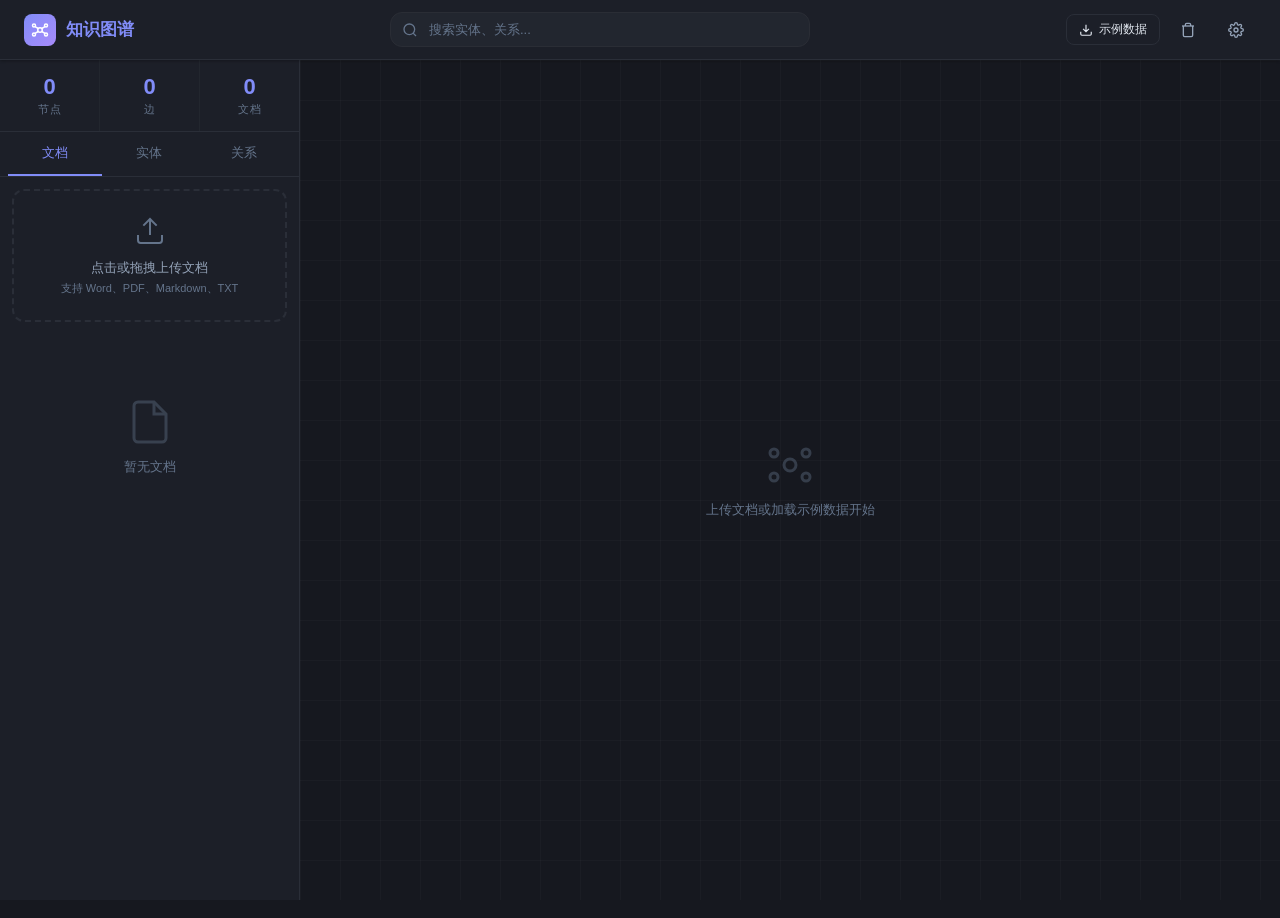
<file: templates/index.html>
<!DOCTYPE html>
<html lang="zh-CN">
<head>
<meta charset="UTF-8">
<meta name="viewport" content="width=device-width, initial-scale=1.0">
<title>知识图谱</title>
<script src="https://d3js.org/d3.v7.min.js"></script>
<style>
*{margin:0;padding:0;box-sizing:border-box}
:root{
  --bg-primary:#1c1f28;
  --bg-secondary:#16181f;
  --bg-tertiary:#22262f;
  --bg-elevated:#242830;
  --border:#2a2e38;
  --border-subtle:#22262e;
  --text-primary:#e2e8f0;
  --text-secondary:#94a3b8;
  --text-muted:#64748b;
  --accent:#818cf8;
  --accent-hover:#6366f1;
  --accent-light:rgba(129,140,248,0.1);
  --green:#4ade80;
  --green-light:rgba(74,222,128,0.1);
  --red:#f87171;
  --red-light:rgba(248,113,113,0.1);
  --yellow:#fbbf24;
  --yellow-light:rgba(251,191,36,0.1);
  --cyan:#22d3ee;
  --cyan-light:rgba(34,211,238,0.1);
  --purple:#a78bfa;
  --purple-light:rgba(167,139,250,0.1);
  --orange:#fb923c;
  --orange-light:rgba(251,146,60,0.1);
  --shadow-sm:0 1px 3px rgba(0,0,0,0.3);
  --shadow:0 4px 16px rgba(0,0,0,0.4);
  --shadow-lg:0 8px 32px rgba(0,0,0,0.5);
  --radius:12px;
  --radius-sm:8px;
  --radius-xs:6px;
  --transition:all 0.2s cubic-bezier(0.4,0,0.2,1);
}
body{font-family:'Inter',-apple-system,BlinkMacSystemFont,'Segoe UI',sans-serif;background:var(--bg-secondary);color:var(--text-primary);min-height:100vh;overflow:hidden}

/* Layout */
.app{display:grid;grid-template-columns:300px 1fr;grid-template-rows:60px 1fr;height:100vh}

/* Header */
.header{grid-column:1/-1;background:var(--bg-primary);border-bottom:1px solid var(--border);display:flex;align-items:center;padding:0 24px;gap:16px;z-index:100;box-shadow:var(--shadow-sm)}
.logo{display:flex;align-items:center;gap:10px;font-weight:700;font-size:17px;color:var(--accent)}
.logo-icon{width:32px;height:32px;background:linear-gradient(135deg,#818cf8,#a78bfa);border-radius:8px;display:flex;align-items:center;justify-content:center}
.logo-icon svg{width:18px;height:18px;color:#fff}
.header-center{flex:1;display:flex;justify-content:center}
.search-global{width:420px;position:relative}
.search-global input{width:100%;padding:9px 14px 9px 38px;background:var(--bg-tertiary);border:1px solid #2a2d35;border-radius:var(--radius);color:var(--text-primary);font-size:13px;outline:none;transition:var(--transition)}
.search-global input:focus{background:var(--bg-primary);border-color:var(--accent);box-shadow:0 0 0 3px var(--accent-light)}
.search-global input::placeholder{color:var(--text-muted)}
.search-global svg{position:absolute;left:12px;top:50%;transform:translateY(-50%);color:var(--text-muted)}
.header-actions{display:flex;gap:8px}

/* Buttons */
.btn{display:inline-flex;align-items:center;gap:6px;padding:8px 16px;border:1px solid var(--border);border-radius:var(--radius-sm);background:var(--bg-primary);color:var(--text-primary);font-size:13px;font-weight:500;cursor:pointer;transition:var(--transition);white-space:nowrap}
.btn:hover{background:var(--bg-tertiary);border-color:var(--text-muted)}
.btn-icon{padding:8px;border:none;background:transparent;color:var(--text-secondary)}
.btn-icon:hover{color:var(--text-primary);background:var(--bg-tertiary)}
.btn-primary{background:var(--accent);border-color:var(--accent);color:#fff}
.btn-primary:hover{background:var(--accent-hover)}
.btn-ghost{background:transparent;border-color:transparent}
.btn-ghost:hover{background:var(--bg-tertiary)}
.btn-sm{padding:6px 12px;font-size:12px}
.btn-danger{color:var(--red);border-color:var(--red)}
.btn-danger:hover{background:var(--red-light)}

/* Left Panel */
.left-panel{background:var(--bg-primary);border-right:1px solid var(--border);display:flex;flex-direction:column;overflow:hidden}

/* Stats Bar */
.stats-bar{display:flex;gap:1px;background:var(--border-subtle);border-bottom:1px solid var(--border)}
.stat{flex:1;padding:14px 16px;background:var(--bg-primary);text-align:center}
.stat-value{font-size:22px;font-weight:700;color:var(--accent)}
.stat-label{font-size:11px;color:var(--text-muted);margin-top:2px;text-transform:uppercase;letter-spacing:0.5px}

/* Tabs */
.tabs{display:flex;border-bottom:1px solid var(--border);padding:0 8px}
.tab{flex:1;padding:12px 8px;text-align:center;font-size:13px;font-weight:500;cursor:pointer;color:var(--text-muted);border-bottom:2px solid transparent;transition:var(--transition)}
.tab:hover{color:var(--text-secondary)}
.tab.active{color:var(--accent);border-color:var(--accent)}
.tab-content{flex:1;overflow-y:auto;display:none}
.tab-content.active{display:block}

/* Entity List */
.entity-list{padding:8px}
.entity-item{display:flex;align-items:center;gap:10px;padding:10px 12px;border-radius:var(--radius-sm);cursor:pointer;transition:var(--transition);margin-bottom:2px}
.entity-item:hover{background:var(--bg-tertiary)}
.entity-item.active{background:var(--accent-light)}
.entity-dot{width:10px;height:10px;border-radius:50%;flex-shrink:0;filter:drop-shadow(0 0 4px currentColor)}
.entity-info{flex:1;min-width:0}
.entity-name{font-size:13px;font-weight:500;white-space:nowrap;overflow:hidden;text-overflow:ellipsis}
.entity-type{font-size:11px;color:var(--text-muted)}
.entity-count{font-size:11px;color:var(--text-muted);background:var(--bg-tertiary);padding:2px 8px;border-radius:4px}

/* Relation List */
.relation-list{padding:8px}
.relation-item{padding:10px 12px;border-radius:var(--radius-sm);cursor:pointer;transition:var(--transition);margin-bottom:2px}
.relation-item:hover{background:var(--bg-tertiary)}
.relation-header{display:flex;align-items:center;gap:8px;font-size:13px}
.relation-arrow{color:var(--text-muted);font-size:11px}
.relation-type{font-size:11px;color:var(--accent);background:var(--accent-light);padding:2px 8px;border-radius:4px;font-weight:500}

/* Import Panel */
.import-panel{padding:16px}
.import-textarea{width:100%;min-height:180px;padding:12px;background:var(--bg-tertiary);border:1px solid var(--border);border-radius:var(--radius-sm);color:var(--text-primary);font-size:13px;font-family:inherit;resize:vertical;outline:none;transition:var(--transition)}
.import-textarea:focus{border-color:var(--accent);background:var(--bg-primary)}
.import-actions{display:flex;gap:8px;margin-top:12px}

/* Document List */
.doc-list{padding:8px}
.doc-item{padding:12px;border:1px solid var(--border);border-radius:var(--radius-sm);margin-bottom:8px;cursor:pointer;transition:var(--transition)}
.doc-item:hover{border-color:var(--accent);box-shadow:var(--shadow-sm)}
.doc-item.active{border-color:var(--accent);background:var(--accent-light)}
.doc-header{display:flex;align-items:flex-start;justify-content:space-between;gap:8px;margin-bottom:6px}
.doc-name{font-size:13px;font-weight:500;display:flex;align-items:flex-start;gap:8px;flex:1;min-width:0;word-break:break-all;line-height:1.4}
.doc-name svg{color:var(--accent);flex-shrink:0;margin-top:2px}
.doc-status{font-size:11px;padding:2px 8px;border-radius:4px;flex-shrink:0;white-space:nowrap;align-self:flex-start}
.doc-status.done{background:var(--green-light);color:var(--green)}
.doc-status.processing{background:var(--yellow-light);color:var(--yellow)}
.doc-status.pending{background:var(--bg-tertiary);color:var(--text-muted)}
.doc-meta{display:flex;gap:12px;font-size:11px;color:var(--text-muted)}
.doc-actions{display:flex;gap:4px;margin-top:8px}

/* Upload Area */
.upload-area{border:2px dashed var(--border);border-radius:var(--radius);padding:24px;text-align:center;cursor:pointer;transition:var(--transition);margin-bottom:16px}
.upload-area:hover{border-color:var(--accent);background:var(--accent-light)}
.upload-area.dragover{border-color:var(--accent);background:var(--accent-light)}
.upload-icon{color:var(--text-muted);margin-bottom:8px}
.upload-text{font-size:13px;color:var(--text-secondary)}
.upload-hint{font-size:11px;color:var(--text-muted);margin-top:4px}

/* Global Drag Overlay - 全页面拖拽提示 */
.drag-overlay{position:fixed;inset:0;background:rgba(129,140,248,0.06);border:3px dashed var(--accent);z-index:9999;display:none;align-items:center;justify-content:center;backdrop-filter:blur(4px)}
.drag-overlay.visible{display:flex}
.drag-overlay-box{background:var(--bg-primary);border:1px solid var(--accent);border-radius:var(--radius);padding:32px 48px;text-align:center;box-shadow:var(--shadow-lg)}
.drag-overlay-box svg{color:var(--accent);margin-bottom:12px}
.drag-overlay-box p{font-size:15px;font-weight:600;color:var(--accent);margin:0}

/* Center */
.center{position:relative;overflow:hidden;background:var(--bg-secondary)}
.graph-container{width:100%;height:100%}
.graph-container svg{width:100%;height:100%}

/* Graph Background Pattern */
.graph-bg{position:absolute;inset:0;
  background-image:
    linear-gradient(rgba(255,255,255,0.025) 1px,transparent 1px),
    linear-gradient(90deg,rgba(255,255,255,0.025) 1px,transparent 1px);
  background-size:40px 40px;
  pointer-events:none}

/* Graph Controls - 左下角 */
.graph-controls{position:absolute;bottom:12px;left:12px;display:flex;flex-direction:column;gap:0;background:var(--bg-primary);border:1px solid var(--border);border-radius:var(--radius-xs);padding:2px;z-index:10}
.graph-controls .btn{width:28px;height:28px;padding:0;display:flex;align-items:center;justify-content:center;background:transparent;border:none;color:var(--text-secondary);border-radius:var(--radius-xs)}
.graph-controls .btn:hover{background:var(--bg-tertiary);color:var(--text-primary)}

/* Graph Info */
.graph-info{position:absolute;top:12px;left:12px;display:flex;gap:6px}
.info-badge{padding:4px 8px;background:var(--bg-primary);border:1px solid var(--border);border-radius:var(--radius-xs);font-size:11px;color:var(--text-muted)}

/* Layout Selector - 内联在信息栏 */
.layout-selector{display:inline-flex;align-items:center}
.layout-selector select{padding:4px 20px 4px 8px;background:var(--bg-primary);border:1px solid var(--border);border-radius:var(--radius-xs);color:var(--text-secondary);font-size:11px;cursor:pointer;appearance:none;-webkit-appearance:none;background-image:url("data:image/svg+xml,%3Csvg xmlns='http://www.w3.org/2000/svg' width='10' height='10' viewBox='0 0 24 24' fill='none' stroke='%238c919a' stroke-width='2'%3E%3Cpath d='M6 9l6 6 6-6'/%3E%3C/svg%3E");background-repeat:no-repeat;background-position:right 6px center}

/* Right Panel - Modal */
.right-panel{position:fixed;top:50%;left:50%;transform:translate(-50%,-50%) scale(0.95);width:420px;max-height:80vh;background:var(--bg-primary);border:1px solid var(--border);border-radius:var(--radius);box-shadow:0 8px 40px rgba(0,0,0,0.6);display:none;flex-direction:column;overflow:hidden;z-index:1001;opacity:0;transition:opacity 0.2s ease,transform 0.2s ease}
.right-panel.open{display:flex;opacity:1;transform:translate(-50%,-50%) scale(1)}
.right-panel-overlay{position:fixed;inset:0;background:rgba(0,0,0,0.5);z-index:1000;display:none;backdrop-filter:blur(4px)}
.right-panel-overlay.visible{display:block}

/* Right Panel */
.detail-header{padding:16px 20px;border-bottom:1px solid var(--border);display:flex;align-items:center;justify-content:space-between}
.detail-title{font-size:15px;font-weight:600}
.detail-close{cursor:pointer;color:var(--text-muted);transition:var(--transition);padding:4px;border-radius:4px}
.detail-close:hover{color:var(--text-primary);background:var(--bg-tertiary)}
.detail-content{flex:1;overflow-y:auto;padding:16px 20px}
.detail-section{margin-bottom:24px}
.detail-section-title{font-size:11px;font-weight:600;color:var(--text-muted);text-transform:uppercase;letter-spacing:0.5px;margin-bottom:12px;padding-bottom:8px;border-bottom:1px solid var(--border-subtle)}
.detail-row{display:flex;justify-content:space-between;align-items:center;padding:10px 0;border-bottom:1px solid var(--border-subtle)}
.detail-label{font-size:12px;color:var(--text-muted);font-weight:500}
.detail-value{font-size:13px;font-weight:500;color:var(--text-primary)}

/* Connections */
.connection-item{display:flex;align-items:center;gap:10px;padding:10px 12px;border-radius:var(--radius-xs);cursor:pointer;transition:var(--transition);margin-bottom:4px}
.connection-item:hover{background:var(--bg-tertiary)}
.connection-dot{width:8px;height:8px;border-radius:50%}
.connection-name{font-size:13px;flex:1;font-weight:500}
.connection-type{font-size:11px;color:var(--accent);background:var(--accent-light);padding:3px 8px;border-radius:4px;font-weight:500}

/* Type Colors */
.type-person{background:#818cf8}
.type-organization{background:#f472b6}
.type-location{background:#34d399}
.type-technology{background:#a78bfa}
.type-concept{background:#22d3ee}
.type-event{background:#fb923c}
.type-product{background:#fbbf24}
.type-other{background:#64748b}

/* Badge Colors */
.badge{padding:3px 10px;border-radius:4px;font-size:11px;font-weight:500;display:inline-flex;align-items:center;gap:4px;background:var(--bg-tertiary);color:var(--text-secondary)}

/* Tooltip */
.tooltip{position:absolute;padding:8px 12px;background:var(--bg-primary);border:1px solid var(--border);border-radius:var(--radius-sm);font-size:12px;color:var(--text-primary);pointer-events:none;opacity:0;transition:opacity 0.15s;z-index:1000;box-shadow:var(--shadow);max-width:200px}
.tooltip.visible{opacity:1}
.tooltip-name{font-weight:600;margin-bottom:2px}
.tooltip-type{font-size:11px;color:var(--text-muted)}

/* Empty State */
.empty-state{display:flex;flex-direction:column;align-items:center;justify-content:center;padding:40px;color:var(--text-muted)}
.empty-state svg{width:48px;height:48px;margin-bottom:12px;opacity:0.4}
.empty-state p{font-size:13px}

/* Modal */
.modal-overlay{position:fixed;inset:0;background:rgba(0,0,0,0.6);z-index:1000;display:none;align-items:center;justify-content:center;backdrop-filter:blur(6px)}
.modal-overlay.visible{display:flex}
.modal{background:var(--bg-primary);border-radius:var(--radius);box-shadow:var(--shadow-lg);width:90%;max-width:500px;max-height:80vh;overflow:hidden;display:flex;flex-direction:column}
.modal-header{padding:16px 20px;border-bottom:1px solid var(--border);display:flex;align-items:center;justify-content:space-between}
.modal-title{font-size:15px;font-weight:600}
.modal-close{cursor:pointer;color:var(--text-muted);padding:4px;border-radius:4px}
.modal-close:hover{background:var(--bg-tertiary)}
.modal-body{padding:20px;overflow-y:auto;flex:1}
.modal-footer{padding:16px 20px;border-top:1px solid var(--border);display:flex;justify-content:flex-end;gap:8px}

/* Form */
.form-group{margin-bottom:16px}
.form-label{display:block;font-size:12px;font-weight:500;color:var(--text-secondary);margin-bottom:6px}
.form-input{width:100%;padding:8px 12px;background:var(--bg-tertiary);border:1px solid var(--border);border-radius:var(--radius-xs);color:var(--text-primary);font-size:13px;outline:none;transition:var(--transition)}
.form-input:focus{border-color:var(--accent);background:var(--bg-primary)}
.form-select{width:100%;padding:8px 12px;background:var(--bg-tertiary);border:1px solid var(--border);border-radius:var(--radius-xs);color:var(--text-primary);font-size:13px;cursor:pointer}

/* Search Results */
.search-results{position:absolute;top:100%;left:0;right:0;background:var(--bg-primary);border:1px solid var(--border);border-radius:var(--radius-sm);margin-top:4px;max-height:300px;overflow-y:auto;display:none;box-shadow:var(--shadow)}
.search-results.visible{display:block}
.search-result-item{padding:10px 12px;cursor:pointer;transition:var(--transition);display:flex;align-items:center;gap:10px}
.search-result-item:hover{background:var(--bg-tertiary)}

/* Scrollbar */
::-webkit-scrollbar{width:6px}
::-webkit-scrollbar-track{background:transparent}
::-webkit-scrollbar-thumb{background:#2a2d35;border-radius:3px}
::-webkit-scrollbar-thumb:hover{background:#3a3d45}

/* Animation */
@keyframes fadeIn{from{opacity:0;transform:translateY(4px)}to{opacity:1;transform:translateY(0)}}
@keyframes slideIn{from{opacity:0;transform:translateX(20px)}to{opacity:1;transform:translateX(0)}}
.fade-in{animation:fadeIn 0.2s ease}
.slide-in{animation:slideIn 0.3s ease}

/* Loading */
.loading{display:flex;align-items:center;justify-content:center;padding:20px;color:var(--text-muted);font-size:13px}
.loading::before{content:'';width:16px;height:16px;border:2px solid var(--border);border-top-color:var(--accent);border-radius:50%;animation:spin 0.8s linear infinite;margin-right:8px}
@keyframes spin{to{transform:rotate(360deg)}}

/* Document Filter Tags */
.filter-tags{display:flex;flex-wrap:wrap;gap:6px;padding:12px 16px;border-bottom:1px solid var(--border)}
.filter-tag{display:flex;align-items:center;gap:4px;padding:4px 10px;background:var(--accent-light);color:var(--accent);border-radius:4px;font-size:11px;font-weight:500}
.filter-tag-remove{cursor:pointer;opacity:0.6}
.filter-tag-remove:hover{opacity:1}
</style>
</head>
<body>

<!-- 全局拖拽上传遮罩 -->
<div class="drag-overlay" id="dragOverlay">
  <div class="drag-overlay-box">
    <svg width="48" height="48" viewBox="0 0 24 24" fill="none" stroke="currentColor" stroke-width="1.5">
      <path d="M21 15v4a2 2 0 01-2 2H5a2 2 0 01-2-2v-4M17 8l-5-5-5 5M12 3v12"/>
    </svg>
    <p>松手上传文档</p>
  </div>
</div>

<div class="app">
  <!-- Header -->
  <header class="header">
    <div class="logo">
      <div class="logo-icon">
        <svg viewBox="0 0 24 24" fill="none" stroke="currentColor" stroke-width="2">
          <circle cx="12" cy="12" r="3"/>
          <circle cx="4" cy="6" r="2"/>
          <circle cx="20" cy="6" r="2"/>
          <circle cx="4" cy="18" r="2"/>
          <circle cx="20" cy="18" r="2"/>
          <line x1="9.5" y1="10" x2="5.5" y2="7.5"/>
          <line x1="14.5" y1="10" x2="18.5" y2="7.5"/>
          <line x1="9.5" y1="14" x2="5.5" y2="16.5"/>
          <line x1="14.5" y1="14" x2="18.5" y2="16.5"/>
        </svg>
      </div>
      知识图谱
    </div>
    <div class="header-center">
      <div class="search-global">
        <svg width="16" height="16" viewBox="0 0 24 24" fill="none" stroke="currentColor" stroke-width="2">
          <circle cx="11" cy="11" r="8"/><line x1="21" y1="21" x2="16.65" y2="16.65"/>
        </svg>
        <input type="text" placeholder="搜索实体、关系..." id="globalSearch" autocomplete="off">
        <div class="search-results" id="searchResults"></div>
      </div>
    </div>
    <div class="header-actions">
      <button class="btn btn-sm" onclick="loadDemo()">
        <svg width="14" height="14" viewBox="0 0 24 24" fill="none" stroke="currentColor" stroke-width="2">
          <path d="M21 15v4a2 2 0 01-2 2H5a2 2 0 01-2-2v-4M7 10l5 5 5-5M12 15V3"/>
        </svg>
        示例数据
      </button>
      <button class="btn btn-sm btn-icon" onclick="clearGraph()" title="清空图谱">
        <svg width="16" height="16" viewBox="0 0 24 24" fill="none" stroke="currentColor" stroke-width="2">
          <polyline points="3 6 5 6 21 6"/><path d="M19 6v14a2 2 0 01-2 2H7a2 2 0 01-2-2V6m3 0V4a2 2 0 012-2h4a2 2 0 012 2v2"/>
        </svg>
      </button>
      <button class="btn btn-sm btn-icon" onclick="openSettings()" title="设置">
        <svg width="16" height="16" viewBox="0 0 24 24" fill="none" stroke="currentColor" stroke-width="2">
          <circle cx="12" cy="12" r="3"/><path d="M19.4 15a1.65 1.65 0 00.33 1.82l.06.06a2 2 0 010 2.83 2 2 0 01-2.83 0l-.06-.06a1.65 1.65 0 00-1.82-.33 1.65 1.65 0 00-1 1.51V21a2 2 0 01-2 2 2 2 0 01-2-2v-.09A1.65 1.65 0 009 19.4a1.65 1.65 0 00-1.82.33l-.06.06a2 2 0 01-2.83 0 2 2 0 010-2.83l.06-.06A1.65 1.65 0 004.68 15a1.65 1.65 0 00-1.51-1H3a2 2 0 01-2-2 2 2 0 012-2h.09A1.65 1.65 0 004.6 9a1.65 1.65 0 00-.33-1.82l-.06-.06a2 2 0 010-2.83 2 2 0 012.83 0l.06.06A1.65 1.65 0 009 4.68a1.65 1.65 0 001-1.51V3a2 2 0 012-2 2 2 0 012 2v.09a1.65 1.65 0 001 1.51 1.65 1.65 0 001.82-.33l.06-.06a2 2 0 012.83 0 2 2 0 010 2.83l-.06.06A1.65 1.65 0 0019.4 9a1.65 1.65 0 001.51 1H21a2 2 0 012 2 2 2 0 01-2 2h-.09a1.65 1.65 0 00-1.51 1z"/>
        </svg>
      </button>
    </div>
  </header>

  <!-- Left Panel -->
  <div class="left-panel">
    <div class="stats-bar">
      <div class="stat">
        <div class="stat-value" id="statNodes">0</div>
        <div class="stat-label">节点</div>
      </div>
      <div class="stat">
        <div class="stat-value" id="statEdges">0</div>
        <div class="stat-label">边</div>
      </div>
      <div class="stat">
        <div class="stat-value" id="statDocs">0</div>
        <div class="stat-label">文档</div>
      </div>
    </div>

    <div class="tabs">
      <div class="tab active" data-tab="documents" onclick="switchTab(this)">文档</div>
      <div class="tab" data-tab="entities" onclick="switchTab(this)">实体</div>
      <div class="tab" data-tab="relations" onclick="switchTab(this)">关系</div>
    </div>

    <!-- Documents Tab -->
    <div id="tab-documents" class="tab-content active">
      <div style="padding:12px">
        <div class="upload-area" id="uploadArea" onclick="document.getElementById('fileInput').click()">
          <div class="upload-icon">
            <svg width="32" height="32" viewBox="0 0 24 24" fill="none" stroke="currentColor" stroke-width="1.5">
              <path d="M21 15v4a2 2 0 01-2 2H5a2 2 0 01-2-2v-4M17 8l-5-5-5 5M12 3v12"/>
            </svg>
          </div>
          <div class="upload-text">点击或拖拽上传文档</div>
          <div class="upload-hint">支持 Word、PDF、Markdown、TXT</div>
        </div>
        <input type="file" id="fileInput" accept=".docx,.pdf,.md,.txt" style="display:none" onchange="handleFileUpload(this.files)">
      </div>
      <div class="doc-list" id="docList">
        <div class="empty-state">
          <svg viewBox="0 0 24 24" fill="none" stroke="currentColor" stroke-width="1.5">
            <path d="M14 2H6a2 2 0 00-2 2v16a2 2 0 002 2h12a2 2 0 002-2V8z"/><polyline points="14 2 14 8 20 8"/>
          </svg>
          <p>暂无文档</p>
        </div>
      </div>
    </div>

    <!-- Entities Tab -->
    <div id="tab-entities" class="tab-content">
      <div class="entity-list" id="entityList">
        <div class="empty-state">
          <svg viewBox="0 0 24 24" fill="none" stroke="currentColor" stroke-width="1.5">
            <circle cx="12" cy="12" r="10"/><path d="M12 16v-4M12 8h.01"/>
          </svg>
          <p>暂无实体数据</p>
        </div>
      </div>
    </div>

    <!-- Relations Tab -->
    <div id="tab-relations" class="tab-content">
      <div class="relation-list" id="relationList">
        <div class="empty-state">
          <svg viewBox="0 0 24 24" fill="none" stroke="currentColor" stroke-width="1.5">
            <path d="M10 13a5 5 0 007.54.54l3-3a5 5 0 00-7.07-7.07l-1.72 1.71"/>
            <path d="M14 11a5 5 0 00-7.54-.54l-3 3a5 5 0 007.07 7.07l1.71-1.71"/>
          </svg>
          <p>暂无关系数据</p>
        </div>
      </div>
    </div>
  </div>

  <!-- Center - Graph -->
  <div class="center">
    <div class="graph-bg"></div>
    <div class="graph-container" id="graphContainer">
      <div class="empty-state" id="graphEmpty" style="height:100%">
        <svg viewBox="0 0 24 24" fill="none" stroke="currentColor" stroke-width="1.5">
          <circle cx="12" cy="12" r="3"/>
          <circle cx="4" cy="6" r="2"/>
          <circle cx="20" cy="6" r="2"/>
          <circle cx="4" cy="18" r="2"/>
          <circle cx="20" cy="18" r="2"/>
        </svg>
        <p>上传文档或加载示例数据开始</p>
      </div>
    </div>
    <div class="filter-tags" id="filterTags" style="display:none"></div>
    <div class="graph-info" id="graphInfo" style="display:none">
      <div class="info-badge"><span id="filterIndicator" style="color:var(--accent);font-weight:600"></span></div>
      <div class="info-badge"><span id="zoomLevel">100%</span></div>
      <div class="layout-selector">
        <select id="layoutSelect" onchange="changeLayout(this.value)">
          <option value="force">力导向布局</option>
          <option value="circular">环形布局</option>
          <option value="grid">网格布局</option>
        </select>
      </div>
    </div>
    <div class="graph-controls" id="graphControls" style="display:none">
      <button class="btn btn-icon" onclick="zoomIn()" title="放大">
        <svg width="14" height="14" viewBox="0 0 24 24" fill="none" stroke="currentColor" stroke-width="2">
          <line x1="12" y1="5" x2="12" y2="19"/><line x1="5" y1="12" x2="19" y2="12"/>
        </svg>
      </button>
      <button class="btn btn-icon" onclick="zoomOut()" title="缩小">
        <svg width="14" height="14" viewBox="0 0 24 24" fill="none" stroke="currentColor" stroke-width="2">
          <line x1="5" y1="12" x2="19" y2="12"/>
        </svg>
      </button>
      <button class="btn btn-icon" onclick="resetZoom()" title="重置">
        <svg width="14" height="14" viewBox="0 0 24 24" fill="none" stroke="currentColor" stroke-width="2">
          <path d="M3 12a9 9 0 109-9 9.75 9.75 0 00-6.74 2.74L3 8"/><path d="M3 3v5h5"/>
        </svg>
      </button>
      <button class="btn btn-icon" onclick="zoomToFit()" title="全局视图" style="border-top:1px solid var(--border);margin-top:4px;padding-top:8px">
        <svg width="14" height="14" viewBox="0 0 24 24" fill="none" stroke="currentColor" stroke-width="2">
          <path d="M15 3h6v6M9 21H3v-6M21 3l-7 7M3 21l7-7"/>
        </svg>
      </button>
    </div>
  </div>

  <!-- Right Panel - Detail Modal -->
  <div class="right-panel-overlay" id="detailOverlay" onclick="closeDetail()"></div>
  <div class="right-panel" id="detailPanel">
    <div class="detail-header">
      <div class="detail-title" id="detailTitle">详情</div>
      <div class="detail-close" onclick="closeDetail()">
        <svg width="18" height="18" viewBox="0 0 24 24" fill="none" stroke="currentColor" stroke-width="2">
          <line x1="18" y1="6" x2="6" y2="18"/><line x1="6" y1="6" x2="18" y2="18"/>
        </svg>
      </div>
    </div>
    <div class="detail-content" id="detailContent"></div>
  </div>
</div>

<!-- Entity Edit Modal -->
<div class="modal-overlay" id="entityModal">
  <div class="modal">
    <div class="modal-header">
      <div class="modal-title">编辑实体</div>
      <div class="modal-close" onclick="closeModal('entityModal')">
        <svg width="18" height="18" viewBox="0 0 24 24" fill="none" stroke="currentColor" stroke-width="2">
          <line x1="18" y1="6" x2="6" y2="18"/><line x1="6" y1="6" x2="18" y2="18"/>
        </svg>
      </div>
    </div>
    <div class="modal-body">
      <div class="form-group">
        <label class="form-label">实体名称</label>
        <input type="text" class="form-input" id="entityName">
      </div>
      <div class="form-group">
        <label class="form-label">实体类型</label>
        <select class="form-select" id="entityType">
          <option value="person">人物</option>
          <option value="organization">组织</option>
          <option value="location">地点</option>
          <option value="technology">技术</option>
          <option value="concept">概念</option>
          <option value="event">事件</option>
          <option value="product">产品</option>
          <option value="other">其他</option>
        </select>
      </div>
      <div class="form-group">
        <label class="form-label">描述</label>
        <textarea class="form-input" id="entityDesc" rows="3"></textarea>
      </div>
    </div>
    <div class="modal-footer">
      <button class="btn" onclick="closeModal('entityModal')">取消</button>
      <button class="btn btn-primary" onclick="saveEntity()">保存</button>
    </div>
  </div>
</div>

<!-- Relation Edit Modal -->
<div class="modal-overlay" id="relationModal">
  <div class="modal">
    <div class="modal-header">
      <div class="modal-title">编辑关系</div>
      <div class="modal-close" onclick="closeModal('relationModal')">
        <svg width="18" height="18" viewBox="0 0 24 24" fill="none" stroke="currentColor" stroke-width="2">
          <line x1="18" y1="6" x2="6" y2="18"/><line x1="6" y1="6" x2="18" y2="18"/>
        </svg>
      </div>
    </div>
    <div class="modal-body">
      <div class="form-group">
        <label class="form-label">源实体</label>
        <input type="text" class="form-input" id="relSource" readonly>
      </div>
      <div class="form-group">
        <label class="form-label">关系类型</label>
        <input type="text" class="form-input" id="relType" placeholder="如：属于、使用、位于...">
      </div>
      <div class="form-group">
        <label class="form-label">目标实体</label>
        <input type="text" class="form-input" id="relTarget" readonly>
      </div>
      <div class="form-group">
        <label class="form-label">证据文本</label>
        <textarea class="form-input" id="relEvidence" rows="2"></textarea>
      </div>
    </div>
    <div class="modal-footer">
      <button class="btn btn-danger" onclick="deleteRelation()" style="margin-right:auto">删除</button>
      <button class="btn" onclick="closeModal('relationModal')">取消</button>
      <button class="btn btn-primary" onclick="saveRelation()">保存</button>
    </div>
  </div>
</div>

<!-- Document Review Modal -->
<div class="modal-overlay" id="reviewModal">
  <div class="modal" style="max-width:700px">
    <div class="modal-header">
      <div class="modal-title" id="reviewTitle">文档审核</div>
      <div class="modal-close" onclick="closeModal('reviewModal')">
        <svg width="18" height="18" viewBox="0 0 24 24" fill="none" stroke="currentColor" stroke-width="2">
          <line x1="18" y1="6" x2="6" y2="18"/><line x1="6" y1="6" x2="18" y2="18"/>
        </svg>
      </div>
    </div>
    <div class="modal-body" id="reviewContent" style="max-height:60vh"></div>
    <div class="modal-footer">
      <button class="btn" onclick="closeModal('reviewModal')">取消</button>
      <button class="btn btn-primary" onclick="confirmDocument()">确认并入图谱</button>
    </div>
  </div>
</div>

<!-- Settings Modal -->
<div class="modal-overlay" id="settingsModal">
  <div class="modal" style="max-width:480px">
    <div class="modal-header">
      <div class="modal-title">设置</div>
      <div class="modal-close" onclick="closeModal('settingsModal')">
        <svg width="18" height="18" viewBox="0 0 24 24" fill="none" stroke="currentColor" stroke-width="2">
          <line x1="18" y1="6" x2="6" y2="18"/><line x1="6" y1="6" x2="18" y2="18"/>
        </svg>
      </div>
    </div>
    <div class="modal-body" style="padding:20px">
      <div style="margin-bottom:20px">
        <h4 style="font-size:13px;font-weight:600;color:var(--text-secondary);margin-bottom:14px;text-transform:uppercase;letter-spacing:0.5px">LLM 模型配置</h4>
        
        <label style="display:block;margin-bottom:12px">
          <span style="font-size:12px;color:var(--text-muted);display:block;margin-bottom:4px">Provider</span>
          <select id="cfgProvider" style="width:100%;padding:8px 12px;background:var(--bg-tertiary);border:1px solid var(--border);border-radius:var(--radius-sm);color:var(--text-primary);font-size:13px;outline:none">
            <option value="deepseek">DeepSeek</option>
            <option value="ollama">Ollama (本地)</option>
            <option value="openai">OpenAI 兼容</option>
          </select>
        </label>
        
        <label style="display:block;margin-bottom:12px">
          <span style="font-size:12px;color:var(--text-muted);display:block;margin-bottom:4px">API Key</span>
          <input type="password" id="cfgApiKey" placeholder="sk-..." style="width:100%;padding:8px 12px;background:var(--bg-tertiary);border:1px solid var(--border);border-radius:var(--radius-sm);color:var(--text-primary);font-size:13px;outline:none;box-sizing:border-box">
        </label>
        
        <label style="display:block;margin-bottom:12px">
          <span style="font-size:12px;color:var(--text-muted);display:block;margin-bottom:4px">Base URL</span>
          <input type="text" id="cfgBaseUrl" placeholder="https://api.deepseek.com" style="width:100%;padding:8px 12px;background:var(--bg-tertiary);border:1px solid var(--border);border-radius:var(--radius-sm);color:var(--text-primary);font-size:13px;outline:none;box-sizing:border-box">
        </label>
        
        <label style="display:block;margin-bottom:12px">
          <span style="font-size:12px;color:var(--text-muted);display:block;margin-bottom:4px">模型名称</span>
          <input type="text" id="cfgModel" placeholder="deepseek-chat" style="width:100%;padding:8px 12px;background:var(--bg-tertiary);border:1px solid var(--border);border-radius:var(--radius-sm);color:var(--text-primary);font-size:13px;outline:none;box-sizing:border-box">
        </label>
        
        <div style="display:grid;grid-template-columns:1fr 1fr;gap:12px">
          <label style="display:block">
            <span style="font-size:12px;color:var(--text-muted);display:block;margin-bottom:4px">Temperature</span>
            <input type="number" id="cfgTemp" step="0.1" min="0" max="2" style="width:100%;padding:8px 12px;background:var(--bg-tertiary);border:1px solid var(--border);border-radius:var(--radius-sm);color:var(--text-primary);font-size:13px;outline:none;box-sizing:border-box">
          </label>
          <label style="display:block">
            <span style="font-size:12px;color:var(--text-muted);display:block;margin-bottom:4px">Max Tokens</span>
            <input type="number" id="cfgMaxTokens" step="256" min="256" style="width:100%;padding:8px 12px;background:var(--bg-tertiary);border:1px solid var(--border);border-radius:var(--radius-sm);color:var(--text-primary);font-size:13px;outline:none;box-sizing:border-box">
          </label>
        </div>
      </div>
      
      <div id="settingsStatus" style="font-size:12px;padding:8px 12px;border-radius:var(--radius-sm);display:none;margin-bottom:12px"></div>
    </div>
    <div class="modal-footer">
      <button class="btn" onclick="testLLM()" style="margin-right:auto">
        <svg width="14" height="14" viewBox="0 0 24 24" fill="none" stroke="currentColor" stroke-width="2"><polyline points="20 6 9 17 4 12"/></svg>
        测试连接
      </button>
      <button class="btn" onclick="closeModal('settingsModal')">取消</button>
      <button class="btn btn-primary" onclick="saveSettings()">保存</button>
    </div>
  </div>
</div>

<div class="tooltip" id="tooltip"></div>

<script>
// ============================================================
// State
// ============================================================
let graphData = { nodes: [], links: [] };
let documents = [];
let selectedDocs = [];
let simulation = null;
let svg, g, zoom;
let selectedNode = null;
let currentLayout = 'force';
let editingEntity = null;
let editingRelation = null;

const typeColors = {
  person: '#818cf8',
  organization: '#f472b6',
  location: '#34d399',
  technology: '#a78bfa',
  concept: '#22d3ee',
  event: '#fb923c',
  product: '#fbbf24',
  other: '#64748b'
};

const typeLabels = {
  person: '人物',
  organization: '组织',
  location: '地点',
  technology: '技术',
  concept: '概念',
  event: '事件',
  product: '产品',
  other: '其他'
};

const typeIcons = {
  person: '👤',
  organization: '🏢',
  location: '📍',
  technology: '💻',
  concept: '💡',
  event: '📅',
  product: '📦',
  other: '📎'
};

// ============================================================
// API
// ============================================================
const API = {
  async get(url) {
    const res = await fetch(url);
    return res.json();
  },
  async post(url, data) {
    const res = await fetch(url, {
      method: 'POST',
      headers: { 'Content-Type': 'application/json' },
      body: JSON.stringify(data)
    });
    return res.json();
  },
  async upload(url, formData) {
    const res = await fetch(url, {
      method: 'POST',
      body: formData
    });
    if (!res.ok) {
      const text = await res.text();
      throw new Error(text || `HTTP ${res.status}`);
    }
    return res.json();
  },
  async put(url, data) {
    const res = await fetch(url, {
      method: 'PUT',
      headers: { 'Content-Type': 'application/json' },
      body: JSON.stringify(data)
    });
    return res.json();
  },
  async del(url) {
    const res = await fetch(url, { method: 'DELETE' });
    return res.json();
  }
};

// ============================================================
// Init
// ============================================================
function init() {
  initGraph();
  initDragDrop();
  loadData();
  initSearch();
}

function initGraph() {
  const container = document.getElementById('graphContainer');
  svg = d3.select(container).append('svg');
  
  zoom = d3.zoom()
    .scaleExtent([0.1, 4])
    .on('zoom', (e) => {
      g.attr('transform', e.transform);
      document.getElementById('zoomLevel').textContent = Math.round(e.transform.k * 100) + '%';
    });
  
  svg.call(zoom);
  g = svg.append('g');
  
  const resize = () => {
    const { width, height } = container.getBoundingClientRect();
    svg.attr('width', width).attr('height', height);
  };
  resize();
  setTimeout(resize, 100);
  window.addEventListener('resize', resize);
}

function initDragDrop() {
  const overlay = document.getElementById('dragOverlay');
  let dragCounter = 0;

  // 拖文件进入页面时显示遮罩
  document.addEventListener('dragenter', (e) => {
    e.preventDefault();
    dragCounter++;
    if (e.dataTransfer.types.includes('Files')) {
      overlay.classList.add('visible');
    }
  });

  document.addEventListener('dragover', (e) => {
    e.preventDefault();
    e.dataTransfer.dropEffect = 'copy';
  });

  document.addEventListener('dragleave', (e) => {
    e.preventDefault();
    dragCounter--;
    if (dragCounter <= 0) {
      dragCounter = 0;
      overlay.classList.remove('visible');
    }
  });

  // 全页面 drop — 任意位置放下文件都上传
  document.addEventListener('drop', (e) => {
    e.preventDefault();
    dragCounter = 0;
    overlay.classList.remove('visible');
    const files = e.dataTransfer?.files;
    if (files && files.length > 0) {
      handleFileUpload(files);
    }
  });
}

// ============================================================
// Data Loading
// ============================================================
async function loadData() {
  const [entities, relations, stats] = await Promise.all([
    API.get('/api/entities'),
    API.get('/api/relations'),
    API.get('/api/stats').catch(() => ({ entity_count: 0, relation_count: 0 }))
  ]);
  
  document.getElementById('statNodes').textContent = stats.entity_count || entities.length;
  document.getElementById('statEdges').textContent = stats.relation_count || relations.length;
  
  const nodeMap = new Map();
  entities.forEach(e => {
    nodeMap.set(e.name, {
      id: e.name,
      name: e.name,
      type: e.entity_type,
      description: e.description,
      properties: e.properties,
      source_doc_ids: e.source_doc_ids || []
    });
  });
  
  const links = relations.map(r => ({
    source: r.source,
    target: r.target,
    type: r.type || r.relation_type,
    weight: r.weight,
    evidence: r.evidence,
    source_doc_ids: r.source_doc_ids || []
  })).filter(l => nodeMap.has(l.source) && nodeMap.has(l.target));
  
  graphData = {
    nodes: Array.from(nodeMap.values()),
    links: links
  };
  
  updateEntityList();
  updateRelationList();
  renderGraph();
}

async function loadDocuments() {
  documents = await API.get('/api/documents');
  document.getElementById('statDocs').textContent = documents.length;
  updateDocumentList();
}

// ============================================================
// File Upload
// ============================================================
async function handleFileUpload(files) {
  for (const file of files) {
    const formData = new FormData();
    formData.append('file', file);
    
    try {
      // 上传文件，获取 task_id
      const result = await API.upload('/api/documents/upload', formData);
      
      if (result.task_id) {
        // 轮询等待 LLM 处理完成
        showProcessingToast(file.name);
        const taskResult = await pollTask(result.task_id);
        hideProcessingToast();
        
        if (taskResult.status === 'completed') {
          showReviewModal(taskResult);
        } else if (taskResult.error) {
          alert('处理失败: ' + taskResult.error);
        }
      }
    } catch (err) {
      hideProcessingToast();
      alert('上传失败: ' + err.message);
    }
  }
  
  loadDocuments();
}

// 轮询任务状态
async function pollTask(taskId) {
  const maxAttempts = 120; // 最多等 2 分钟
  for (let i = 0; i < maxAttempts; i++) {
    await new Promise(r => setTimeout(r, 1000));
    try {
      const task = await API.get(`/api/tasks/${taskId}`);
      if (task.status === 'completed' || task.error) {
        return task;
      }
    } catch (e) {
      // 继续轮询
    }
  }
  return {status: 'timeout', error: '处理超时'};
}

// 处理中的 toast 提示
let toastEl = null;
function showProcessingToast(filename) {
  toastEl = document.createElement('div');
  toastEl.id = 'processingToast';
  toastEl.style.cssText = 'position:fixed;bottom:24px;left:50%;transform:translateX(-50%);background:var(--bg-primary);border:1px solid var(--border);border-radius:var(--radius);padding:12px 20px;box-shadow:var(--shadow-lg);z-index:9999;display:flex;align-items:center;gap:10px;font-size:13px';
  toastEl.innerHTML = `<svg width="16" height="16" viewBox="0 0 24 24" fill="none" stroke="var(--accent)" stroke-width="2" style="animation:spin 1s linear infinite"><circle cx="12" cy="12" r="10" stroke-dasharray="32" stroke-dashoffset="32"><animate attributeName="stroke-dashoffset" values="32;0" dur="1s" repeatCount="indefinite"/></circle></svg> 正在分析 <b>${filename}</b>，请稍候...`;
  document.body.appendChild(toastEl);
}
function hideProcessingToast() {
  if (toastEl) { toastEl.remove(); toastEl = null; }
}

// ============================================================
// Document Review
// ============================================================
// 当前审核的任务数据
let currentReviewTask = null;

function showReviewModal(task) {
  currentReviewTask = task;
  document.getElementById('reviewTitle').textContent = task.filename || task.input_type || '文档分析结果';
  
  const entities = task.entities || [];
  const relations = task.relations || [];
  
  let html = `
    <div style="margin-bottom:16px">
      <h4 style="font-size:13px;color:var(--text-secondary);margin-bottom:8px">抽取的实体 (${entities.length})</h4>
      <div style="display:flex;flex-wrap:wrap;gap:6px">
  `;
  
  entities.forEach(e => {
    html += `<span class="badge badge-${e.entity_type}">${e.name}</span>`;
  });
  
  html += `</div></div>
    <div>
      <h4 style="font-size:13px;color:var(--text-secondary);margin-bottom:8px">识别的关系 (${relations.length})</h4>
      <div style="display:flex;flex-direction:column;gap:6px">
  `;
  
  relations.forEach((r, i) => {
    html += `
      <div style="display:flex;align-items:center;gap:8px;padding:8px;background:var(--bg-tertiary);border-radius:6px">
        <span style="font-size:12px">${r.source}</span>
        <span class="relation-type">${r.type}</span>
        <span style="font-size:12px">${r.target}</span>
      </div>
    `;
  });
  
  html += '</div></div>';
  
  document.getElementById('reviewContent').innerHTML = html;
  document.getElementById('reviewModal').classList.add('visible');
}

async function confirmDocument() {
  if (!currentReviewTask) return;
  
  try {
    await API.post('/api/documents/ingest-confirm', {
      task_id: currentReviewTask.id,
      entities: currentReviewTask.entities || [],
      relations: currentReviewTask.relations || []
    });
  } catch (err) {
    console.error('确认导入失败:', err);
  }
  
  currentReviewTask = null;
  closeModal('reviewModal');
  
  // 重新加载全部数据（默认全局视图：显示所有文档的实体）
  await loadData();
  await loadDocuments();
}

// ============================================================
// Graph Rendering
// ============================================================
function renderGraph() {
  const container = document.getElementById('graphContainer');
  const emptyState = document.getElementById('graphEmpty');
  const graphInfo = document.getElementById('graphInfo');
  
  // Filter by selected documents
  let filteredNodes = graphData.nodes;
  let filteredLinks = graphData.links;
  
  if (selectedDocs.length > 0) {
    filteredNodes = graphData.nodes.filter(n => 
      n.source_doc_ids.some(d => selectedDocs.includes(d))
    );
    const nodeIds = new Set(filteredNodes.map(n => n.id));
    filteredLinks = graphData.links.filter(l => 
      nodeIds.has(l.source.id || l.source) && nodeIds.has(l.target.id || l.target)
    );
  }
  
  if (filteredNodes.length === 0) {
    emptyState.style.display = 'flex';
    graphInfo.style.display = 'none';
    document.getElementById('graphControls').style.display = 'none';
    g.selectAll('*').remove();
    return;
  }
  
  emptyState.style.display = 'none';
  graphInfo.style.display = 'flex';
  document.getElementById('graphControls').style.display = 'flex';
  
  // Update stat counters to reflect filtered view
  document.getElementById('statNodes').textContent = filteredNodes.length;
  document.getElementById('statEdges').textContent = filteredLinks.length;
  
  // Update filter indicator
  const filterEl = document.getElementById('filterIndicator');
  if (selectedDocs.length > 0) {
    const names = selectedDocs.map(id => documents.find(d => d.id === id)?.filename || id);
    filterEl.textContent = `📄 ${names.join(', ')} (${filteredNodes.length}个实体)`;
  } else {
    filterEl.textContent = `全部 (${filteredNodes.length}个实体)`;
  }
  
  g.selectAll('*').remove();
  
  // Defs
  const defs = svg.append('defs');
  
  // Arrow marker
  defs.append('marker')
    .attr('id', 'arrowhead')
    .attr('viewBox', '0 -5 10 10')
    .attr('refX', 28)
    .attr('refY', 0)
    .attr('markerWidth', 8)
    .attr('markerHeight', 8)
    .attr('orient', 'auto')
    .append('path')
    .attr('d', 'M0,-4L10,0L0,4')
    .attr('fill', '#6b7280');
  
  // Node glow filter
  const filter = defs.append('filter')
    .attr('id', 'glow')
    .attr('x', '-50%')
    .attr('y', '-50%')
    .attr('width', '200%')
    .attr('height', '200%');
  filter.append('feGaussianBlur')
    .attr('stdDeviation', '6')
    .attr('result', 'coloredBlur');
  const feMerge = filter.append('feMerge');
  feMerge.append('feMergeNode').attr('in', 'coloredBlur');
  feMerge.append('feMergeNode').attr('in', 'SourceGraphic');
  
  // Links
  const link = g.append('g')
    .attr('class', 'links')
    .selectAll('path')
    .data(filteredLinks)
    .join('path')
    .attr('fill', 'none')
    .attr('stroke', '#4a5568')
    .attr('stroke-width', d => Math.max(2, d.weight || 2))
    .attr('opacity', 0.7)
    .attr('marker-end', 'url(#arrowhead)');
  
  // Link labels
  const linkLabel = g.append('g')
    .attr('class', 'link-labels')
    .selectAll('text')
    .data(filteredLinks)
    .join('text')
    .text(d => d.type)
    .attr('font-size', '10px')
    .attr('fill', '#9ca3af')
    .attr('text-anchor', 'middle')
    .attr('dy', -6)
    .style('pointer-events', 'none');
  
  // Nodes
  const node = g.append('g')
    .attr('class', 'nodes')
    .selectAll('g')
    .data(filteredNodes)
    .join('g')
    .call(d3.drag()
      .on('start', dragstarted)
      .on('drag', dragged)
      .on('end', dragended));
  
  // Node outer glow ring
  node.append('circle')
    .attr('r', d => getNodeRadius(d) + 8)
    .attr('fill', 'none')
    .attr('stroke', d => typeColors[d.type])
    .attr('stroke-width', 1.5)
    .attr('opacity', 0.25)
    .style('pointer-events', 'none');

  // Node main circle with glow
  node.append('circle')
    .attr('r', d => getNodeRadius(d))
    .attr('fill', d => typeColors[d.type])
    .attr('stroke', '#13161d')
    .attr('stroke-width', 2)
    .style('cursor', 'pointer')
    .style('filter', 'url(#glow)')
    .on('mouseover', showTooltip)
    .on('mouseout', hideTooltip)
    .on('click', (e, d) => {
      e.stopPropagation();
      selectNode(d);
    })
    .on('dblclick', (e, d) => {
      e.stopPropagation();
      openEntityEdit(d);
    });
  
  // Node labels
  node.append('text')
    .text(d => d.name.length > 8 ? d.name.slice(0, 8) + '...' : d.name)
    .attr('font-size', '11px')
    .attr('font-weight', '500')
    .attr('fill', '#94a3b8')
    .attr('text-anchor', 'middle')
    .attr('dy', d => getNodeRadius(d) + 20)
    .style('pointer-events', 'none');
  
  // Simulation
  if (currentLayout === 'force') {
    simulation = d3.forceSimulation(filteredNodes)
      .velocityDecay(0.35)
      .force('link', d3.forceLink(filteredLinks).id(d => d.id).distance(220))
      .force('charge', d3.forceManyBody().strength(-900).distanceMax(600))
      .force('center', d3.forceCenter(container.clientWidth / 2, container.clientHeight / 2).strength(0.02))
      .force('collision', d3.forceCollide().radius(70).strength(1))
      .force('x', d3.forceX(container.clientWidth / 2).strength(0.003))
      .force('y', d3.forceY(container.clientHeight / 2).strength(0.003));
    
    simulation.on('tick', () => {
      link.attr('d', d => {
        const dx = d.target.x - d.source.x;
        const dy = d.target.y - d.source.y;
        return `M${d.source.x},${d.source.y}L${d.target.x},${d.target.y}`;
      });
      
      linkLabel
        .attr('x', d => (d.source.x + d.target.x) / 2)
        .attr('y', d => (d.source.y + d.target.y) / 2);
      
      node.attr('transform', d => `translate(${d.x},${d.y})`);
    });
  } else if (currentLayout === 'circular') {
    const radius = Math.min(container.clientWidth, container.clientHeight) / 3;
    const angleStep = (2 * Math.PI) / filteredNodes.length;
    
    filteredNodes.forEach((d, i) => {
      d.x = container.clientWidth / 2 + radius * Math.cos(i * angleStep);
      d.y = container.clientHeight / 2 + radius * Math.sin(i * angleStep);
    });
    
    link.attr('d', d => `M${d.source.x},${d.source.y}L${d.target.x},${d.target.y}`);
    linkLabel.attr('x', d => (d.source.x + d.target.x) / 2).attr('y', d => (d.source.y + d.target.y) / 2);
    node.attr('transform', d => `translate(${d.x},${d.y})`);
  } else if (currentLayout === 'grid') {
    const cols = Math.ceil(Math.sqrt(filteredNodes.length));
    const spacing = 100;
    const startX = (container.clientWidth - (cols - 1) * spacing) / 2;
    const startY = 100;
    
    filteredNodes.forEach((d, i) => {
      d.x = startX + (i % cols) * spacing;
      d.y = startY + Math.floor(i / cols) * spacing;
    });
    
    link.attr('d', d => `M${d.source.x},${d.source.y}L${d.target.x},${d.target.y}`);
    linkLabel.attr('x', d => (d.source.x + d.target.x) / 2).attr('y', d => (d.source.y + d.target.y) / 2);
    node.attr('transform', d => `translate(${d.x},${d.y})`);
  }
  
  setTimeout(() => {
    const bounds = g.node().getBBox();
    const fullWidth = container.clientWidth;
    const fullHeight = container.clientHeight;
    const width = bounds.width;
    const height = bounds.height;
    const midX = bounds.x + width / 2;
    const midY = bounds.y + height / 2;
    
    if (width > 0 && height > 0) {
      const scale = 0.8 / Math.max(width / fullWidth, height / fullHeight);
      const translate = [fullWidth / 2 - scale * midX, fullHeight / 2 - scale * midY];
      
      svg.transition().duration(500).call(
        zoom.transform,
        d3.zoomIdentity.translate(translate[0], translate[1]).scale(scale)
      );
    }
  }, 500);
}

function getNodeRadius(d) {
  const connections = graphData.links.filter(l => 
    (l.source.id || l.source) === d.id || (l.target.id || l.target) === d.id
  ).length;
  return Math.max(20, Math.min(36, 16 + connections * 2.5));
}

// ============================================================
// Drag
// ============================================================
function dragstarted(event, d) {
  if (simulation) simulation.alphaTarget(0.1).restart();
  d.fx = d.x;
  d.fy = d.y;
}

function dragged(event, d) {
  d.fx = event.x;
  d.fy = event.y;
}

function dragended(event, d) {
  if (simulation) simulation.alphaTarget(0);
  d.fx = null;
  d.fy = null;
}

// ============================================================
// Tooltip
// ============================================================
function showTooltip(event, d) {
  const tooltip = document.getElementById('tooltip');
  const type = typeLabels[d.type] || d.type;
  tooltip.innerHTML = `<div class="tooltip-name">${d.name}</div><div class="tooltip-type">${type}</div>`;
  tooltip.style.left = (event.pageX + 12) + 'px';
  tooltip.style.top = (event.pageY - 12) + 'px';
  tooltip.classList.add('visible');
}

function hideTooltip() {
  document.getElementById('tooltip').classList.remove('visible');
}

// ============================================================
// Selection
// ============================================================
function selectNode(d) {
  selectedNode = d;
  
  g.selectAll('.nodes circle:nth-child(2)')
    .attr('opacity', n => n.id === d.id ? 1 : 0.3);
  g.selectAll('.nodes circle:nth-child(1)')
    .attr('opacity', n => n.id === d.id ? 0.4 : 0.1);
  g.selectAll('.links path')
    .attr('opacity', l => (l.source.id || l.source) === d.id || (l.target.id || l.target) === d.id ? 1 : 0.1);
  g.selectAll('.link-labels text')
    .attr('opacity', l => (l.source.id || l.source) === d.id || (l.target.id || l.target) === d.id ? 1 : 0.1);
  
  showDetail(d);
}

function showDetail(d) {
  const panel = document.getElementById('detailPanel');
  const title = document.getElementById('detailTitle');
  const content = document.getElementById('detailContent');
  
  panel.classList.add('open');
  document.getElementById('detailOverlay').classList.add('visible');
  title.textContent = d.name;
  
  const connections = graphData.links.filter(l => 
    (l.source.id || l.source) === d.id || (l.target.id || l.target) === d.id
  );
  
  let html = `
    <div class="detail-section">
      <div class="detail-section-title">基本信息</div>
      <div class="detail-row">
        <span class="detail-label">类型</span>
        <span class="badge badge-${d.type}">${typeLabels[d.type] || d.type}</span>
      </div>
      ${d.description ? `<div class="detail-row"><span class="detail-label">描述</span><span class="detail-value">${d.description}</span></div>` : ''}
      <div style="margin-top:12px">
        <button class="btn btn-sm" onclick="openEntityEdit(graphData.nodes.find(n => n.id === '${d.id}'))">
          <svg width="12" height="12" viewBox="0 0 24 24" fill="none" stroke="currentColor" stroke-width="2">
            <path d="M11 4H4a2 2 0 00-2 2v14a2 2 0 002 2h14a2 2 0 002-2v-7"/><path d="M18.5 2.5a2.121 2.121 0 013 3L12 15l-4 1 1-4 9.5-9.5z"/>
          </svg>
          编辑实体
        </button>
      </div>
    </div>
    <div class="detail-section">
      <div class="detail-section-title">关联 (${connections.length})</div>
  `;
  
  connections.forEach(c => {
    const isSource = (c.source.id || c.source) === d.id;
    const other = isSource ? c.target : c.source;
    const otherId = other.id || other;
    const otherNode = graphData.nodes.find(n => n.id === otherId);
    const direction = isSource ? '→' : '←';
    
    html += `
      <div class="connection-item" onclick="selectNode(graphData.nodes.find(n => n.id === '${otherId}'))">
        <div class="connection-dot" style="background:${typeColors[otherNode?.type || 'other']}"></div>
        <span class="connection-name">${otherNode?.name || otherId}</span>
        <span class="connection-type" onclick="event.stopPropagation();openRelationEdit('${c.source.id || c.source}','${c.target.id || c.target}','${c.type}')">${direction} ${c.type}</span>
      </div>
    `;
  });
  
  html += '</div>';
  content.innerHTML = html;
}

function closeDetail() {
  document.getElementById('detailPanel').classList.remove('open');
  document.getElementById('detailOverlay').classList.remove('visible');
  selectedNode = null;
  
  g.selectAll('.nodes circle:nth-child(2)').attr('opacity', 1);
  g.selectAll('.nodes circle:nth-child(1)').attr('opacity', 0.25);
  g.selectAll('.links path').attr('opacity', 1);
  g.selectAll('.link-labels text').attr('opacity', 1);
}

// ============================================================
// Entity & Relation Lists
// ============================================================
function updateEntityList() {
  const list = document.getElementById('entityList');
  
  if (graphData.nodes.length === 0) {
    list.innerHTML = '<div class="empty-state"><svg viewBox="0 0 24 24" fill="none" stroke="currentColor" stroke-width="1.5"><circle cx="12" cy="12" r="10"/><path d="M12 16v-4M12 8h.01"/></svg><p>暂无实体数据</p></div>';
    return;
  }
  
  const connectionCount = {};
  graphData.links.forEach(l => {
    const sid = l.source.id || l.source;
    const tid = l.target.id || l.target;
    connectionCount[sid] = (connectionCount[sid] || 0) + 1;
    connectionCount[tid] = (connectionCount[tid] || 0) + 1;
  });
  
  list.innerHTML = graphData.nodes.map(n => `
    <div class="entity-item ${selectedNode?.id === n.id ? 'active' : ''}" onclick="selectNode(graphData.nodes.find(node => node.id === '${n.id}'))">
      <div class="entity-dot" style="background:${typeColors[n.type]};color:${typeColors[n.type]}"></div>
      <div class="entity-info">
        <div class="entity-name">${n.name}</div>
        <div class="entity-type">${typeLabels[n.type] || n.type}</div>
      </div>
      <div class="entity-count">${connectionCount[n.id] || 0}</div>
    </div>
  `).join('');
}

// ============================================================
// Document-based Entity Filter
// ============================================================
let currentDocFilter = null; // {id, name}

async function filterByDocument(docId, docName) {
  currentDocFilter = { id: docId, name: docName };
  
  // 切换到实体 tab
  document.querySelectorAll('.tab').forEach(t => t.classList.remove('active'));
  document.querySelectorAll('.tab-content').forEach(c => c.classList.remove('active'));
  document.querySelector('.tab[data-tab="entities"]').classList.add('active');
  document.getElementById('tab-entities').classList.add('active');
  
  // 从 API 获取该文档的实体
  const entities = await API.get(`/api/entities?document_id=${docId}`);
  
  // 更新实体列表
  const list = document.getElementById('entityList');
  
  // 添加筛选提示
  let html = `<div class="doc-filter-banner" style="display:flex;align-items:center;justify-content:space-between;padding:8px 12px;margin-bottom:8px;background:var(--blue-light,#eff6ff);border-radius:6px;font-size:12px">
    <span>📄 ${docName} (${entities.length} 个实体)</span>
    <button class="btn btn-sm" onclick="clearDocumentFilter()" style="padding:2px 8px;font-size:11px">✕ 清除筛选</button>
  </div>`;
  
  if (entities.length === 0) {
    html += '<div class="empty-state"><p>该文档暂无实体</p></div>';
  } else {
    html += entities.map(n => `
      <div class="entity-item" onclick="selectNode(graphData.nodes.find(node => node.name === '${n.name}'))">
        <div class="entity-dot" style="background:${typeColors[n.entity_type] || '#64748b'};color:${typeColors[n.entity_type] || '#64748b'}"></div>
        <div class="entity-info">
          <div class="entity-name">${n.name}</div>
          <div class="entity-type">${typeLabels[n.entity_type] || n.entity_type}</div>
        </div>
      </div>
    `).join('');
  }
  
  list.innerHTML = html;
}

function clearDocumentFilter() {
  currentDocFilter = null;
  updateEntityList();
}

function updateRelationList() {
  const list = document.getElementById('relationList');
  
  if (graphData.links.length === 0) {
    list.innerHTML = '<div class="empty-state"><svg viewBox="0 0 24 24" fill="none" stroke="currentColor" stroke-width="1.5"><path d="M10 13a5 5 0 007.54.54l3-3a5 5 0 00-7.07-7.07l-1.72 1.71"/><path d="M14 11a5 5 0 00-7.54-.54l-3 3a5 5 0 007.07 7.07l1.71-1.71"/></svg><p>暂无关系数据</p></div>';
    return;
  }
  
  list.innerHTML = graphData.links.map(l => {
    const sourceName = l.source.name || l.source;
    const targetName = l.target.name || l.target;
    const sourceId = l.source.id || l.source;
    const targetId = l.target.id || l.target;
    return `
      <div class="relation-item" onclick="highlightRelation('${sourceId}', '${targetId}')">
        <div class="relation-header">
          <span>${sourceName}</span>
          <span class="relation-arrow">→</span>
          <span>${targetName}</span>
        </div>
        <div style="margin-top:4px;display:flex;align-items:center;gap:8px">
          <span class="relation-type">${l.type}</span>
          <button class="btn btn-sm" style="padding:2px 6px;font-size:10px" onclick="event.stopPropagation();openRelationEdit('${sourceId}','${targetId}','${l.type}')">编辑</button>
        </div>
      </div>
    `;
  }).join('');
}

function updateDocumentList() {
  const list = document.getElementById('docList');
  
  if (documents.length === 0) {
    list.innerHTML = '<div class="empty-state"><svg viewBox="0 0 24 24" fill="none" stroke="currentColor" stroke-width="1.5"><path d="M14 2H6a2 2 0 00-2 2v16a2 2 0 002 2h12a2 2 0 002-2V8z"/><polyline points="14 2 14 8 20 8"/></svg><p>暂无文档</p></div>';
    return;
  }
  
  list.innerHTML = documents.map(d => `
    <div class="doc-item ${selectedDocs.includes(d.id) ? 'active' : ''}" onclick="toggleDocFilter('${d.id}')">
      <div class="doc-header">
        <div class="doc-name">
          <svg width="14" height="14" viewBox="0 0 24 24" fill="none" stroke="currentColor" stroke-width="2">
            <path d="M14 2H6a2 2 0 00-2 2v16a2 2 0 002 2h12a2 2 0 002-2V8z"/><polyline points="14 2 14 8 20 8"/>
          </svg>
          ${d.filename}
        </div>
        <span class="doc-status ${d.status}">${d.status === 'done' ? '已完成' : d.status === 'processing' ? '处理中' : '待处理'}</span>
      </div>
      <div class="doc-meta">
        <span>实体: ${d.entity_count || 0}</span>
        <span>关系: ${d.relation_count || 0}</span>
        <span>${d.created_at || ''}</span>
      </div>
      <div class="doc-actions">
        <button class="btn btn-sm" onclick="event.stopPropagation();filterByDocument('${d.id}','${d.filename}')" title="查看此文档的实体">查看实体</button>
        <button class="btn btn-sm" onclick="event.stopPropagation();reviewDocument('${d.id}')">审核</button>
        <button class="btn btn-sm btn-danger" onclick="event.stopPropagation();deleteDocument('${d.id}')">删除</button>
      </div>
    </div>
  `).join('');
}

function highlightRelation(sourceId, targetId) {
  g.selectAll('.links path')
    .attr('opacity', l => {
      const sid = l.source.id || l.source;
      const tid = l.target.id || l.target;
      return (sid === sourceId && tid === targetId) ? 1 : 0.15;
    });
  
  setTimeout(() => {
    g.selectAll('.links path').attr('opacity', 1);
  }, 2000);
}

// ============================================================
// Document Filter
// ============================================================
function toggleDocFilter(docId) {
  // 多选模式：点击切换该文档的选中/取消状态
  const index = selectedDocs.indexOf(docId);
  if (index === -1) {
    selectedDocs.push(docId);
  } else {
    selectedDocs.splice(index, 1);
  }
  
  updateDocumentList();
  updateFilterTags();
  renderGraph();
  
  // 如果有筛选，自动缩放到节点；没有则 fit 全部
  setTimeout(fitToNodes, 350);
}

function updateFilterTags() {
  const container = document.getElementById('filterTags');
  
  if (selectedDocs.length === 0) {
    container.style.display = 'none';
    return;
  }
  
  container.style.display = 'flex';
  container.innerHTML = selectedDocs.map(id => {
    const doc = documents.find(d => d.id === id);
    return `
      <div class="filter-tag">
        ${doc?.filename || id}
        <span class="filter-tag-remove" onclick="toggleDocFilter('${id}')">×</span>
      </div>
    `;
  }).join('') + `
    <div class="filter-tag" style="background:var(--bg-tertiary);color:var(--text-muted);cursor:pointer" onclick="clearDocFilter()">
      清除筛选
    </div>
  `;
}

function clearDocFilter() {
  selectedDocs = [];
  updateDocumentList();
  updateFilterTags();
  renderGraph();
  setTimeout(fitToNodes, 350);
}

// ============================================================
// Tabs
// ============================================================
function switchTab(el) {
  const tab = el.dataset.tab;
  
  document.querySelectorAll('.tab').forEach(t => t.classList.remove('active'));
  document.querySelectorAll('.tab-content').forEach(c => c.classList.remove('active'));
  
  el.classList.add('active');
  document.getElementById(`tab-${tab}`).classList.add('active');
}

// ============================================================
// Search
// ============================================================
function initSearch() {
  const input = document.getElementById('globalSearch');
  const results = document.getElementById('searchResults');
  
  input.addEventListener('input', (e) => {
    const query = e.target.value.toLowerCase();
    
    if (query.length < 1) {
      results.classList.remove('visible');
      return;
    }
    
    const matches = graphData.nodes.filter(n => 
      n.name.toLowerCase().includes(query) || 
      (n.description && n.description.toLowerCase().includes(query))
    ).slice(0, 8);
    
    if (matches.length === 0) {
      results.classList.remove('visible');
      return;
    }
    
    results.innerHTML = matches.map(n => `
      <div class="search-result-item" onclick="selectSearchResult('${n.id}')">
        <div class="entity-dot" style="background:${typeColors[n.type]};color:${typeColors[n.type]}"></div>
        <div>
          <div style="font-size:13px">${n.name}</div>
          <div style="font-size:11px;color:var(--text-muted)">${typeLabels[n.type] || n.type}</div>
        </div>
      </div>
    `).join('');
    
    results.classList.add('visible');
  });
  
  input.addEventListener('blur', () => {
    setTimeout(() => results.classList.remove('visible'), 200);
  });
}

function selectSearchResult(id) {
  const node = graphData.nodes.find(n => n.id === id);
  if (node) {
    selectNode(node);
    
    const container = document.getElementById('graphContainer');
    const transform = d3.zoomIdentity
      .translate(container.clientWidth / 2, container.clientHeight / 2)
      .scale(1.5)
      .translate(-node.x, -node.y);
    
    svg.transition().duration(500).call(zoom.transform, transform);
  }
  
  document.getElementById('globalSearch').value = '';
  document.getElementById('searchResults').classList.remove('visible');
}

// ============================================================
// Layout
// ============================================================
function changeLayout(layout) {
  currentLayout = layout;
  renderGraph();
}

// ============================================================
// Zoom Controls
// ============================================================
function zoomIn() {
  svg.transition().duration(300).call(zoom.scaleBy, 1.3);
}

function zoomOut() {
  svg.transition().duration(300).call(zoom.scaleBy, 0.7);
}

function resetZoom() {
  const container = document.getElementById('graphContainer');
  svg.transition().duration(500).call(
    zoom.transform,
    d3.zoomIdentity.translate(container.clientWidth / 2, container.clientHeight / 2).scale(1)
  );
}

function zoomToFit() {
  selectedDocs = [];
  updateDocumentList();
  updateFilterTags();
  renderGraph();
  setTimeout(fitToNodes, 300);
}

function fitToNodes() {
  // 使用 filteredNodes（与当前显示一致）
  let nodes = graphData.nodes;
  if (selectedDocs.length > 0) {
    nodes = nodes.filter(n => n.source_doc_ids.some(d => selectedDocs.includes(d)));
  }
  if (!nodes || nodes.length === 0) return;
  
  const container = document.getElementById('graphContainer');
  const w = container.clientWidth;
  const h = container.clientHeight;
  const pad = 80;
  
  let minX = Infinity, maxX = -Infinity, minY = Infinity, maxY = -Infinity;
  nodes.forEach(n => {
    const x = n.x || 0, y = n.y || 0, r = getNodeRadius(n) || 20;
    if (x - r < minX) minX = x - r;
    if (x + r > maxX) maxX = x + r;
    if (y - r < minY) minY = y - r;
    if (y + r > maxY) maxY = y + r;
  });
  
  const dx = maxX - minX || 1;
  const dy = maxY - minY || 1;
  const scale = Math.min((w - pad * 2) / dx, (h - pad * 2) / dy, 1.5);
  const cx = (minX + maxX) / 2;
  const cy = (minY + maxY) / 2;
  
  svg.transition().duration(500).call(
    zoom.transform,
    d3.zoomIdentity.translate(w / 2, h / 2).scale(scale).translate(-cx, -cy)
  );
}

// ============================================================
// Entity Edit Modal
// ============================================================
function openEntityEdit(entity) {
  editingEntity = entity;
  document.getElementById('entityName').value = entity.name;
  document.getElementById('entityType').value = entity.type;
  document.getElementById('entityDesc').value = entity.description || '';
  document.getElementById('entityModal').classList.add('visible');
}

async function saveEntity() {
  if (!editingEntity) return;
  
  const name = document.getElementById('entityName').value;
  const type = document.getElementById('entityType').value;
  const desc = document.getElementById('entityDesc').value;
  
  await API.put(`/api/entities/${editingEntity.id}`, {
    name,
    entity_type: type,
    description: desc
  });
  
  closeModal('entityModal');
  await loadData();
}

// ============================================================
// Relation Edit Modal
// ============================================================
function openRelationEdit(sourceId, targetId, relType) {
  const sourceNode = graphData.nodes.find(n => n.id === sourceId);
  const targetNode = graphData.nodes.find(n => n.id === targetId);
  
  editingRelation = { sourceId, targetId, relType };
  
  document.getElementById('relSource').value = sourceNode?.name || sourceId;
  document.getElementById('relType').value = relType;
  document.getElementById('relTarget').value = targetNode?.name || targetId;
  document.getElementById('relEvidence').value = '';
  
  document.getElementById('relationModal').classList.add('visible');
}

async function saveRelation() {
  if (!editingRelation) return;
  
  const relType = document.getElementById('relType').value;
  
  await API.put(`/api/relations/${editingRelation.sourceId}/${editingRelation.targetId}`, {
    relation_type: relType
  });
  
  closeModal('relationModal');
  await loadData();
}

async function deleteRelation() {
  if (!editingRelation) return;
  
  await API.del(`/api/relations/${editingRelation.sourceId}/${editingRelation.targetId}`);
  
  closeModal('relationModal');
  await loadData();
}

// ============================================================
// Document Actions
// ============================================================
async function reviewDocument(docId) {
  const doc = documents.find(d => d.id === docId);
  if (!doc) return;
  
  // 从 API 获取该文档的实体和关系
  try {
    const [entities, relations] = await Promise.all([
      API.get(`/api/entities?document_id=${docId}`),
      API.get(`/api/relations?document_id=${docId}`)
    ]);
    showReviewModal({ ...doc, entities, relations });
  } catch (e) {
    console.error('获取文档数据失败:', e);
    showReviewModal({ ...doc, entities: [], relations: [] });
  }
}

async function deleteDocument(docId) {
  if (confirm('确定删除此文档？')) {
    await API.del(`/api/documents/${docId}`);
    // 清理选中状态
    const idx = selectedDocs.indexOf(docId);
    if (idx !== -1) selectedDocs.splice(idx, 1);
    await loadData();
    await loadDocuments();
    updateFilterTags();
  }
}

// ============================================================
// Modal Helpers
// ============================================================
function closeModal(id) {
  document.getElementById(id).classList.remove('visible');
  editingEntity = null;
  editingRelation = null;
}

// ============================================================
// Settings
// ============================================================
async function openSettings() {
  const statusEl = document.getElementById('settingsStatus');
  statusEl.style.display = 'none';
  
  try {
    const cfg = await API.get('/api/settings/llm');
    document.getElementById('cfgProvider').value = cfg.provider || 'deepseek';
    document.getElementById('cfgApiKey').value = '';  // 不回填密钥
    document.getElementById('cfgApiKey').placeholder = cfg.api_key_masked || '未设置';
    document.getElementById('cfgBaseUrl').value = cfg.base_url || '';
    document.getElementById('cfgModel').value = cfg.model || '';
    document.getElementById('cfgTemp').value = cfg.temperature ?? 0.3;
    document.getElementById('cfgMaxTokens').value = cfg.max_tokens ?? 4096;
  } catch (e) {
    console.error('加载配置失败:', e);
  }
  
  document.getElementById('settingsModal').classList.add('visible');
}

async function saveSettings() {
  const statusEl = document.getElementById('settingsStatus');
  const data = {};
  
  const provider = document.getElementById('cfgProvider').value;
  const apiKey = document.getElementById('cfgApiKey').value;
  const baseUrl = document.getElementById('cfgBaseUrl').value;
  const model = document.getElementById('cfgModel').value;
  const temp = document.getElementById('cfgTemp').value;
  const maxTokens = document.getElementById('cfgMaxTokens').value;
  
  data.provider = provider;
  if (apiKey) data.api_key = apiKey;  // 只在填写时更新
  if (baseUrl) data.base_url = baseUrl;
  if (model) data.model = model;
  if (temp) data.temperature = parseFloat(temp);
  if (maxTokens) data.max_tokens = parseInt(maxTokens);
  
  try {
    await API.put('/api/settings/llm', data);
    statusEl.style.display = 'block';
    statusEl.style.background = 'var(--green-light)';
    statusEl.style.color = 'var(--green)';
    statusEl.textContent = '配置已保存';
    setTimeout(() => { statusEl.style.display = 'none'; }, 2000);
  } catch (e) {
    statusEl.style.display = 'block';
    statusEl.style.background = 'var(--red-light, #fef2f2)';
    statusEl.style.color = 'var(--red, #ef4444)';
    statusEl.textContent = '保存失败: ' + e.message;
  }
}

async function testLLM() {
  const statusEl = document.getElementById('settingsStatus');
  statusEl.style.display = 'block';
  statusEl.style.background = 'var(--bg-tertiary)';
  statusEl.style.color = 'var(--text-secondary)';
  statusEl.textContent = '正在测试连接...';
  
  try {
    const result = await API.post('/api/settings/llm/test');
    if (result.success) {
      statusEl.style.background = 'var(--green-light)';
      statusEl.style.color = 'var(--green)';
      statusEl.textContent = '连接成功 ✓ ' + (result.message || '');
    } else {
      statusEl.style.background = 'var(--red-light, #fef2f2)';
      statusEl.style.color = 'var(--red, #ef4444)';
      statusEl.textContent = '连接失败: ' + (result.error || result.message || '未知错误');
    }
  } catch (e) {
    statusEl.style.background = 'var(--red-light, #fef2f2)';
    statusEl.style.color = 'var(--red, #ef4444)';
    statusEl.textContent = '测试失败: ' + e.message;
  }
}

// ============================================================
// Actions
// ============================================================
async function loadDemo() {
  await API.post('/api/demo/load');
  await loadData();
}

async function clearGraph() {
  if (confirm('确定要清空所有图谱数据吗？')) {
    await API.post('/api/clear');
    await loadData();
    closeDetail();
  }
}

// ============================================================
// Click outside to deselect
// ============================================================
document.getElementById('graphContainer').addEventListener('click', (e) => {
  if (e.target.tagName === 'svg' || e.target.classList.contains('graph-bg')) {
    closeDetail();
  }
});

// Init
init();
loadDocuments();
</script>
</body>
</html>
</file>
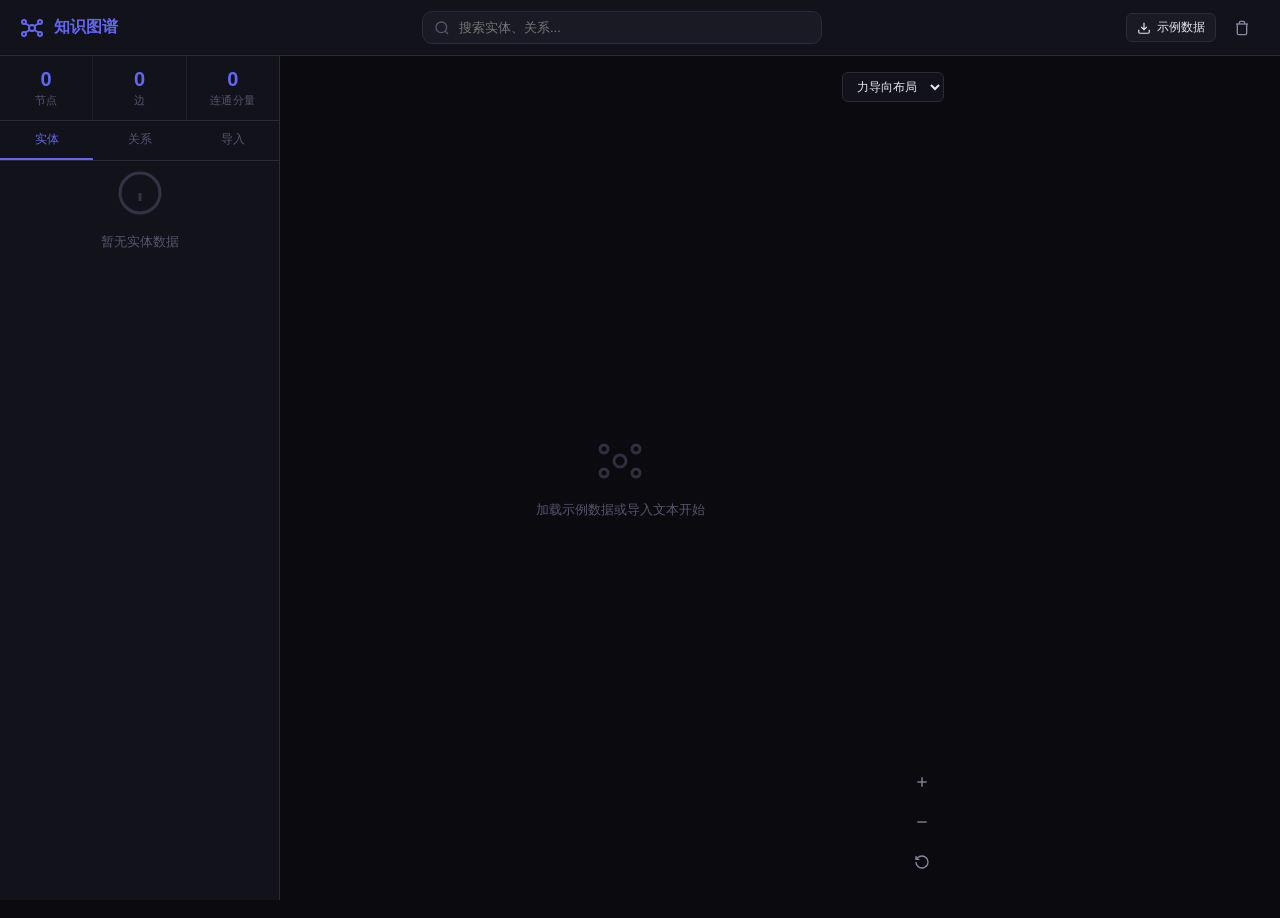
<file: src/web/static/index.html>
<!DOCTYPE html>
<html lang="zh-CN">
<head>
<meta charset="UTF-8">
<meta name="viewport" content="width=device-width, initial-scale=1.0">
<title>知识图谱</title>
<script src="https://d3js.org/d3.v7.min.js"></script>
<style>
*{margin:0;padding:0;box-sizing:border-box}
:root{
  --bg-primary:#0a0a0f;
  --bg-secondary:#12121a;
  --bg-tertiary:#1a1a25;
  --bg-elevated:#222230;
  --border:#2a2a3a;
  --border-subtle:#1e1e2e;
  --text-primary:#e8e8ed;
  --text-secondary:#8888a0;
  --text-muted:#555570;
  --accent:#6366f1;
  --accent-hover:#818cf8;
  --accent-muted:rgba(99,102,241,0.15);
  --green:#22c55e;
  --green-muted:rgba(34,197,94,0.15);
  --red:#ef4444;
  --red-muted:rgba(239,68,68,0.15);
  --yellow:#eab308;
  --yellow-muted:rgba(234,179,8,0.15);
  --cyan:#06b6d4;
  --cyan-muted:rgba(6,182,212,0.15);
  --purple:#a855f7;
  --purple-muted:rgba(168,85,247,0.15);
  --orange:#f97316;
  --orange-muted:rgba(249,115,22,0.15);
  --shadow:0 4px 24px rgba(0,0,0,0.4);
  --radius:10px;
  --radius-sm:6px;
  --transition:all 0.2s cubic-bezier(0.4,0,0.2,1);
}
body{font-family:'Inter',-apple-system,BlinkMacSystemFont,'Segoe UI',sans-serif;background:var(--bg-primary);color:var(--text-primary);min-height:100vh;overflow:hidden}

/* Layout */
.app{display:grid;grid-template-columns:280px 1fr 320px;grid-template-rows:56px 1fr;height:100vh}
.header{grid-column:1/-1;background:var(--bg-secondary);border-bottom:1px solid var(--border);display:flex;align-items:center;padding:0 20px;gap:16px;z-index:100}
.left-panel{background:var(--bg-secondary);border-right:1px solid var(--border);display:flex;flex-direction:column;overflow:hidden}
.center{position:relative;overflow:hidden}
.right-panel{background:var(--bg-secondary);border-left:1px solid var(--border);display:flex;flex-direction:column;overflow:hidden;transform:translateX(100%);transition:transform 0.3s ease}
.right-panel.open{transform:translateX(0)}

/* Header */
.logo{display:flex;align-items:center;gap:10px;font-weight:700;font-size:16px;color:var(--accent)}
.logo svg{width:24px;height:24px}
.header-center{flex:1;display:flex;justify-content:center}
.search-global{width:400px;position:relative}
.search-global input{width:100%;padding:8px 12px 8px 36px;background:var(--bg-tertiary);border:1px solid var(--border);border-radius:var(--radius);color:var(--text-primary);font-size:13px;outline:none;transition:var(--transition)}
.search-global input:focus{border-color:var(--accent);box-shadow:0 0 0 3px var(--accent-muted)}
.search-global svg{position:absolute;left:12px;top:50%;transform:translateY(-50%);color:var(--text-muted)}
.header-actions{display:flex;gap:8px}

/* Buttons */
.btn{display:inline-flex;align-items:center;gap:6px;padding:7px 14px;border:1px solid var(--border);border-radius:var(--radius-sm);background:var(--bg-tertiary);color:var(--text-primary);font-size:13px;font-weight:500;cursor:pointer;transition:var(--transition);white-space:nowrap}
.btn:hover{background:var(--bg-elevated);border-color:var(--text-muted)}
.btn-icon{padding:7px;border:none;background:transparent;color:var(--text-secondary)}
.btn-icon:hover{color:var(--text-primary);background:var(--bg-tertiary)}
.btn-primary{background:var(--accent);border-color:var(--accent);color:#fff}
.btn-primary:hover{background:var(--accent-hover)}
.btn-ghost{background:transparent;border-color:transparent}
.btn-ghost:hover{background:var(--bg-tertiary)}
.btn-sm{padding:5px 10px;font-size:12px}

/* Stats Bar */
.stats-bar{display:flex;gap:1px;background:var(--border-subtle);border-bottom:1px solid var(--border)}
.stat{flex:1;padding:12px 16px;background:var(--bg-secondary);text-align:center}
.stat-value{font-size:20px;font-weight:700;color:var(--accent)}
.stat-label{font-size:11px;color:var(--text-muted);margin-top:2px;text-transform:uppercase;letter-spacing:0.5px}

/* Tabs */
.tabs{display:flex;border-bottom:1px solid var(--border);background:var(--bg-secondary)}
.tab{flex:1;padding:10px;text-align:center;font-size:12px;font-weight:500;cursor:pointer;color:var(--text-muted);border-bottom:2px solid transparent;transition:var(--transition)}
.tab:hover{color:var(--text-secondary)}
.tab.active{color:var(--accent);border-color:var(--accent)}
.tab-content{flex:1;overflow-y:auto;display:none}
.tab-content.active{display:block}

/* Entity List */
.entity-list{padding:8px}
.entity-item{display:flex;align-items:center;gap:10px;padding:10px 12px;border-radius:var(--radius-sm);cursor:pointer;transition:var(--transition);margin-bottom:2px}
.entity-item:hover{background:var(--bg-tertiary)}
.entity-item.active{background:var(--accent-muted)}
.entity-dot{width:8px;height:8px;border-radius:50%;flex-shrink:0}
.entity-info{flex:1;min-width:0}
.entity-name{font-size:13px;font-weight:500;white-space:nowrap;overflow:hidden;text-overflow:ellipsis}
.entity-type{font-size:11px;color:var(--text-muted)}
.entity-count{font-size:11px;color:var(--text-muted);background:var(--bg-tertiary);padding:2px 6px;border-radius:4px}

/* Relation List */
.relation-list{padding:8px}
.relation-item{padding:10px 12px;border-radius:var(--radius-sm);cursor:pointer;transition:var(--transition);margin-bottom:2px}
.relation-item:hover{background:var(--bg-tertiary)}
.relation-header{display:flex;align-items:center;gap:8px;font-size:13px}
.relation-arrow{color:var(--text-muted);font-size:11px}
.relation-type{font-size:11px;color:var(--accent);background:var(--accent-muted);padding:2px 6px;border-radius:4px}

/* Import Panel */
.import-panel{padding:16px}
.import-textarea{width:100%;min-height:200px;padding:12px;background:var(--bg-tertiary);border:1px solid var(--border);border-radius:var(--radius-sm);color:var(--text-primary);font-size:13px;font-family:inherit;resize:vertical;outline:none;transition:var(--transition)}
.import-textarea:focus{border-color:var(--accent)}
.import-actions{display:flex;gap:8px;margin-top:12px}

/* Graph Container */
.graph-container{width:100%;height:100%;background:var(--bg-primary)}
.graph-container svg{width:100%;height:100%}

/* Graph Controls */
.graph-controls{position:absolute;bottom:20px;right:20px;display:flex;flex-direction:column;gap:4px}
.graph-controls .btn{width:36px;height:36px;padding:0;display:flex;align-items:center;justify-content:center}

/* Graph Info */
.graph-info{position:absolute;top:16px;left:16px;display:flex;gap:8px}
.info-badge{padding:6px 12px;background:var(--bg-secondary);border:1px solid var(--border);border-radius:var(--radius-sm);font-size:12px;color:var(--text-secondary);backdrop-filter:blur(10px)}

/* Layout Selector */
.layout-selector{position:absolute;top:16px;right:16px}
.layout-selector select{padding:6px 10px;background:var(--bg-secondary);border:1px solid var(--border);border-radius:var(--radius-sm);color:var(--text-primary);font-size:12px;cursor:pointer}

/* Detail Panel */
.detail-header{padding:16px 20px;border-bottom:1px solid var(--border);display:flex;align-items:center;justify-content:space-between}
.detail-title{font-size:15px;font-weight:600}
.detail-close{cursor:pointer;color:var(--text-muted);transition:var(--transition)}
.detail-close:hover{color:var(--text-primary)}
.detail-content{flex:1;overflow-y:auto;padding:16px 20px}
.detail-section{margin-bottom:20px}
.detail-section-title{font-size:11px;font-weight:600;color:var(--text-muted);text-transform:uppercase;letter-spacing:0.5px;margin-bottom:10px}
.detail-row{display:flex;justify-content:space-between;padding:8px 0;border-bottom:1px solid var(--border-subtle)}
.detail-label{font-size:12px;color:var(--text-muted)}
.detail-value{font-size:13px;font-weight:500}

/* Connections */
.connection-item{display:flex;align-items:center;gap:8px;padding:8px 10px;border-radius:var(--radius-sm);cursor:pointer;transition:var(--transition)}
.connection-item:hover{background:var(--bg-tertiary)}
.connection-dot{width:6px;height:6px;border-radius:50%}
.connection-name{font-size:12px;flex:1}
.connection-type{font-size:10px;color:var(--text-muted);background:var(--bg-tertiary);padding:2px 6px;border-radius:4px}

/* Type Colors */
.type-person{background:var(--red)}
.type-organization{background:var(--accent)}
.type-location{background:var(--green)}
.type-technology{background:var(--yellow)}
.type-concept{background:var(--purple)}
.type-event{background:var(--cyan)}
.type-product{background:var(--orange)}
.type-other{background:var(--text-muted)}

/* Tooltip */
.tooltip{position:absolute;padding:8px 12px;background:var(--bg-elevated);border:1px solid var(--border);border-radius:var(--radius-sm);font-size:12px;color:var(--text-primary);pointer-events:none;opacity:0;transition:opacity 0.15s;z-index:1000;box-shadow:var(--shadow)}
.tooltip.visible{opacity:1}

/* Empty State */
.empty-state{display:flex;flex-direction:column;align-items:center;justify-content:center;height:100%;color:var(--text-muted)}
.empty-state svg{width:48px;height:48px;margin-bottom:16px;opacity:0.5}
.empty-state p{font-size:13px}

/* Scrollbar */
::-webkit-scrollbar{width:6px}
::-webkit-scrollbar-track{background:transparent}
::-webkit-scrollbar-thumb{background:var(--border);border-radius:3px}
::-webkit-scrollbar-thumb:hover{background:var(--text-muted)}

/* Animation */
@keyframes fadeIn{from{opacity:0;transform:translateY(4px)}to{opacity:1;transform:translateY(0)}}
.fade-in{animation:fadeIn 0.2s ease}

/* Search Results */
.search-results{position:absolute;top:100%;left:0;right:0;background:var(--bg-elevated);border:1px solid var(--border);border-radius:var(--radius-sm);margin-top:4px;max-height:300px;overflow-y:auto;display:none;box-shadow:var(--shadow)}
.search-results.visible{display:block}
.search-result-item{padding:10px 12px;cursor:pointer;transition:var(--transition);display:flex;align-items:center;gap:10px}
.search-result-item:hover{background:var(--bg-tertiary)}
</style>
</head>
<body>

<div class="app">
  <!-- Header -->
  <header class="header">
    <div class="logo">
      <svg viewBox="0 0 24 24" fill="none" stroke="currentColor" stroke-width="2">
        <circle cx="12" cy="12" r="3"/>
        <circle cx="4" cy="6" r="2"/>
        <circle cx="20" cy="6" r="2"/>
        <circle cx="4" cy="18" r="2"/>
        <circle cx="20" cy="18" r="2"/>
        <line x1="9.5" y1="10" x2="5.5" y2="7.5"/>
        <line x1="14.5" y1="10" x2="18.5" y2="7.5"/>
        <line x1="9.5" y1="14" x2="5.5" y2="16.5"/>
        <line x1="14.5" y1="14" x2="18.5" y2="16.5"/>
      </svg>
      知识图谱
    </div>
    <div class="header-center">
      <div class="search-global">
        <svg width="16" height="16" viewBox="0 0 24 24" fill="none" stroke="currentColor" stroke-width="2">
          <circle cx="11" cy="11" r="8"/><line x1="21" y1="21" x2="16.65" y2="16.65"/>
        </svg>
        <input type="text" placeholder="搜索实体、关系..." id="globalSearch" autocomplete="off">
        <div class="search-results" id="searchResults"></div>
      </div>
    </div>
    <div class="header-actions">
      <button class="btn btn-sm" onclick="loadDemo()">
        <svg width="14" height="14" viewBox="0 0 24 24" fill="none" stroke="currentColor" stroke-width="2">
          <path d="M21 15v4a2 2 0 01-2 2H5a2 2 0 01-2-2v-4M7 10l5 5 5-5M12 15V3"/>
        </svg>
        示例数据
      </button>
      <button class="btn btn-sm btn-icon" onclick="clearGraph()" title="清空图谱">
        <svg width="16" height="16" viewBox="0 0 24 24" fill="none" stroke="currentColor" stroke-width="2">
          <polyline points="3 6 5 6 21 6"/><path d="M19 6v14a2 2 0 01-2 2H7a2 2 0 01-2-2V6m3 0V4a2 2 0 012-2h4a2 2 0 012 2v2"/>
        </svg>
      </button>
    </div>
  </header>

  <!-- Left Panel -->
  <div class="left-panel">
    <div class="stats-bar">
      <div class="stat">
        <div class="stat-value" id="statNodes">0</div>
        <div class="stat-label">节点</div>
      </div>
      <div class="stat">
        <div class="stat-value" id="statEdges">0</div>
        <div class="stat-label">边</div>
      </div>
      <div class="stat">
        <div class="stat-value" id="statComponents">0</div>
        <div class="stat-label">连通分量</div>
      </div>
    </div>

    <div class="tabs">
      <div class="tab active" data-tab="entities" onclick="switchTab(this)">实体</div>
      <div class="tab" data-tab="relations" onclick="switchTab(this)">关系</div>
      <div class="tab" data-tab="import" onclick="switchTab(this)">导入</div>
    </div>

    <div id="tab-entities" class="tab-content active">
      <div class="entity-list" id="entityList">
        <div class="empty-state">
          <svg viewBox="0 0 24 24" fill="none" stroke="currentColor" stroke-width="1.5">
            <circle cx="12" cy="12" r="10"/><path d="M12 16v-4M12 8h.01"/>
          </svg>
          <p>暂无实体数据</p>
        </div>
      </div>
    </div>

    <div id="tab-relations" class="tab-content">
      <div class="relation-list" id="relationList">
        <div class="empty-state">
          <svg viewBox="0 0 24 24" fill="none" stroke="currentColor" stroke-width="1.5">
            <path d="M10 13a5 5 0 007.54.54l3-3a5 5 0 00-7.07-7.07l-1.72 1.71"/>
            <path d="M14 11a5 5 0 00-7.54-.54l-3 3a5 5 0 007.07 7.07l1.71-1.71"/>
          </svg>
          <p>暂无关系数据</p>
        </div>
      </div>
    </div>

    <div id="tab-import" class="tab-content">
      <div class="import-panel">
        <textarea class="import-textarea" id="importText" placeholder="输入文本，系统将自动提取实体和关系..."></textarea>
        <div class="import-actions">
          <button class="btn btn-primary" onclick="importText()" style="flex:1">
            <svg width="14" height="14" viewBox="0 0 24 24" fill="none" stroke="currentColor" stroke-width="2">
              <path d="M21 15v4a2 2 0 01-2 2H5a2 2 0 01-2-2v-4M17 8l-5-5-5 5M12 3v12"/>
            </svg>
            导入
          </button>
        </div>
      </div>
    </div>
  </div>

  <!-- Center - Graph -->
  <div class="center">
    <div class="graph-container" id="graphContainer">
      <div class="empty-state" id="graphEmpty">
        <svg viewBox="0 0 24 24" fill="none" stroke="currentColor" stroke-width="1.5">
          <circle cx="12" cy="12" r="3"/>
          <circle cx="4" cy="6" r="2"/>
          <circle cx="20" cy="6" r="2"/>
          <circle cx="4" cy="18" r="2"/>
          <circle cx="20" cy="18" r="2"/>
        </svg>
        <p>加载示例数据或导入文本开始</p>
      </div>
    </div>
    <div class="graph-info" id="graphInfo" style="display:none">
      <div class="info-badge">缩放: <span id="zoomLevel">100%</span></div>
      <div class="info-badge">节点: <span id="visibleNodes">0</span></div>
    </div>
    <div class="layout-selector">
      <select id="layoutSelect" onchange="changeLayout(this.value)">
        <option value="force">力导向布局</option>
        <option value="circular">环形布局</option>
        <option value="grid">网格布局</option>
      </select>
    </div>
    <div class="graph-controls">
      <button class="btn btn-icon" onclick="zoomIn()" title="放大">
        <svg width="16" height="16" viewBox="0 0 24 24" fill="none" stroke="currentColor" stroke-width="2">
          <line x1="12" y1="5" x2="12" y2="19"/><line x1="5" y1="12" x2="19" y2="12"/>
        </svg>
      </button>
      <button class="btn btn-icon" onclick="zoomOut()" title="缩小">
        <svg width="16" height="16" viewBox="0 0 24 24" fill="none" stroke="currentColor" stroke-width="2">
          <line x1="5" y1="12" x2="19" y2="12"/>
        </svg>
      </button>
      <button class="btn btn-icon" onclick="resetZoom()" title="重置">
        <svg width="16" height="16" viewBox="0 0 24 24" fill="none" stroke="currentColor" stroke-width="2">
          <path d="M3 12a9 9 0 109-9 9.75 9.75 0 00-6.74 2.74L3 8"/><path d="M3 3v5h5"/>
        </svg>
      </button>
    </div>
  </div>

  <!-- Right Panel - Detail -->
  <div class="right-panel" id="detailPanel">
    <div class="detail-header">
      <div class="detail-title" id="detailTitle">详情</div>
      <div class="detail-close" onclick="closeDetail()">
        <svg width="18" height="18" viewBox="0 0 24 24" fill="none" stroke="currentColor" stroke-width="2">
          <line x1="18" y1="6" x2="6" y2="18"/><line x1="6" y1="6" x2="18" y2="18"/>
        </svg>
      </div>
    </div>
    <div class="detail-content" id="detailContent"></div>
  </div>
</div>

<div class="tooltip" id="tooltip"></div>

<script>
// ============================================================
// State
// ============================================================
let graphData = { nodes: [], links: [] };
let simulation = null;
let svg, g, zoom;
let selectedNode = null;
let currentLayout = 'force';

const typeColors = {
  person: '#ef4444',
  organization: '#6366f1',
  location: '#22c55e',
  technology: '#eab308',
  concept: '#a855f7',
  event: '#06b6d4',
  product: '#f97316',
  other: '#8888a0'
};

const typeLabels = {
  person: '人物',
  organization: '组织',
  location: '地点',
  technology: '技术',
  concept: '概念',
  event: '事件',
  product: '产品',
  other: '其他'
};

// ============================================================
// API
// ============================================================
const API = {
  async get(url) {
    const res = await fetch(url);
    return res.json();
  },
  async post(url, data) {
    const res = await fetch(url, {
      method: 'POST',
      headers: { 'Content-Type': 'application/json' },
      body: JSON.stringify(data)
    });
    return res.json();
  },
  async del(url) {
    const res = await fetch(url, { method: 'DELETE' });
    return res.json();
  }
};

// ============================================================
// Init
// ============================================================
function init() {
  initGraph();
  loadData();
  initSearch();
}

function initGraph() {
  const container = document.getElementById('graphContainer');
  svg = d3.select(container).append('svg');
  
  // Zoom
  zoom = d3.zoom()
    .scaleExtent([0.1, 4])
    .on('zoom', (e) => {
      g.attr('transform', e.transform);
      document.getElementById('zoomLevel').textContent = Math.round(e.transform.k * 100) + '%';
    });
  
  svg.call(zoom);
  
  g = svg.append('g');
  
  // Resize
  const resize = () => {
    const { width, height } = container.getBoundingClientRect();
    svg.attr('width', width).attr('height', height);
  };
  resize();
  window.addEventListener('resize', resize);
}

// ============================================================
// Data Loading
// ============================================================
async function loadData() {
  const [entities, relations, stats] = await Promise.all([
    API.get('/api/entities'),
    API.get('/api/relations'),
    API.get('/api/stats').catch(() => ({ total_entities: 0, total_relations: 0, components: 0 }))
  ]);
  
  // Update stats
  document.getElementById('statNodes').textContent = stats.total_entities || entities.length;
  document.getElementById('statEdges').textContent = stats.total_relations || relations.length;
  document.getElementById('statComponents').textContent = stats.components || 0;
  
  // Build graph data
  const nodeMap = new Map();
  entities.forEach(e => {
    nodeMap.set(e.name, {
      id: e.name,
      name: e.name,
      type: e.entity_type,
      description: e.description,
      properties: e.properties
    });
  });
  
  const links = relations.map(r => ({
    source: r.source_entity,
    target: r.target_entity,
    type: r.relation_type,
    weight: r.weight,
    evidence: r.evidence
  })).filter(l => nodeMap.has(l.source) && nodeMap.has(l.target));
  
  graphData = {
    nodes: Array.from(nodeMap.values()),
    links: links
  };
  
  updateEntityList();
  updateRelationList();
  renderGraph();
}

// ============================================================
// Graph Rendering
// ============================================================
function renderGraph() {
  const container = document.getElementById('graphContainer');
  const emptyState = document.getElementById('graphEmpty');
  const graphInfo = document.getElementById('graphInfo');
  
  if (graphData.nodes.length === 0) {
    emptyState.style.display = 'flex';
    graphInfo.style.display = 'none';
    g.selectAll('*').remove();
    return;
  }
  
  emptyState.style.display = 'none';
  graphInfo.style.display = 'flex';
  document.getElementById('visibleNodes').textContent = graphData.nodes.length;
  
  // Clear
  g.selectAll('*').remove();
  
  // Arrow marker
  svg.append('defs').append('marker')
    .attr('id', 'arrowhead')
    .attr('viewBox', '0 -5 10 10')
    .attr('refX', 20)
    .attr('refY', 0)
    .attr('markerWidth', 6)
    .attr('markerHeight', 6)
    .attr('orient', 'auto')
    .append('path')
    .attr('d', 'M0,-5L10,0L0,5')
    .attr('fill', '#555570');
  
  // Links
  const link = g.append('g')
    .attr('class', 'links')
    .selectAll('line')
    .data(graphData.links)
    .join('line')
    .attr('stroke', '#2a2a3a')
    .attr('stroke-width', d => Math.max(1, d.weight || 1))
    .attr('marker-end', 'url(#arrowhead)');
  
  // Link labels
  const linkLabel = g.append('g')
    .attr('class', 'link-labels')
    .selectAll('text')
    .data(graphData.links)
    .join('text')
    .text(d => d.type)
    .attr('font-size', '10px')
    .attr('fill', '#555570')
    .attr('text-anchor', 'middle');
  
  // Nodes
  const node = g.append('g')
    .attr('class', 'nodes')
    .selectAll('g')
    .data(graphData.nodes)
    .join('g')
    .call(d3.drag()
      .on('start', dragstarted)
      .on('drag', dragged)
      .on('end', dragended));
  
  // Node circles
  node.append('circle')
    .attr('r', d => getNodeRadius(d))
    .attr('fill', d => typeColors[d.type] || typeColors.other)
    .attr('stroke', '#0a0a0f')
    .attr('stroke-width', 2)
    .on('mouseover', showTooltip)
    .on('mouseout', hideTooltip)
    .on('click', (e, d) => {
      e.stopPropagation();
      selectNode(d);
    });
  
  // Node labels
  node.append('text')
    .text(d => d.name)
    .attr('font-size', '11px')
    .attr('fill', '#e8e8ed')
    .attr('text-anchor', 'middle')
    .attr('dy', d => getNodeRadius(d) + 14)
    .style('pointer-events', 'none');
  
  // Simulation
  if (currentLayout === 'force') {
    simulation = d3.forceSimulation(graphData.nodes)
      .force('link', d3.forceLink(graphData.links).id(d => d.id).distance(100))
      .force('charge', d3.forceManyBody().strength(-300))
      .force('center', d3.forceCenter(
        container.clientWidth / 2,
        container.clientHeight / 2
      ))
      .force('collision', d3.forceCollide().radius(30));
    
    simulation.on('tick', () => {
      link
        .attr('x1', d => d.source.x)
        .attr('y1', d => d.source.y)
        .attr('x2', d => d.target.x)
        .attr('y2', d => d.target.y);
      
      linkLabel
        .attr('x', d => (d.source.x + d.target.x) / 2)
        .attr('y', d => (d.source.y + d.target.y) / 2);
      
      node.attr('transform', d => `translate(${d.x},${d.y})`);
    });
  } else if (currentLayout === 'circular') {
    const radius = Math.min(container.clientWidth, container.clientHeight) / 3;
    const angleStep = (2 * Math.PI) / graphData.nodes.length;
    
    graphData.nodes.forEach((d, i) => {
      d.x = container.clientWidth / 2 + radius * Math.cos(i * angleStep);
      d.y = container.clientHeight / 2 + radius * Math.sin(i * angleStep);
    });
    
    link
      .attr('x1', d => d.source.x)
      .attr('y1', d => d.source.y)
      .attr('x2', d => d.target.x)
      .attr('y2', d => d.target.y);
    
    linkLabel
      .attr('x', d => (d.source.x + d.target.x) / 2)
      .attr('y', d => (d.source.y + d.target.y) / 2);
    
    node.attr('transform', d => `translate(${d.x},${d.y})`);
  } else if (currentLayout === 'grid') {
    const cols = Math.ceil(Math.sqrt(graphData.nodes.length));
    const spacing = 80;
    const startX = (container.clientWidth - (cols - 1) * spacing) / 2;
    const startY = 100;
    
    graphData.nodes.forEach((d, i) => {
      d.x = startX + (i % cols) * spacing;
      d.y = startY + Math.floor(i / cols) * spacing;
    });
    
    link
      .attr('x1', d => d.source.x)
      .attr('y1', d => d.source.y)
      .attr('x2', d => d.target.x)
      .attr('y2', d => d.target.y);
    
    linkLabel
      .attr('x', d => (d.source.x + d.target.x) / 2)
      .attr('y', d => (d.source.y + d.target.y) / 2);
    
    node.attr('transform', d => `translate(${d.x},${d.y})`);
  }
  
  // Fit to screen
  setTimeout(() => {
    const bounds = g.node().getBBox();
    const fullWidth = container.clientWidth;
    const fullHeight = container.clientHeight;
    const width = bounds.width;
    const height = bounds.height;
    const midX = bounds.x + width / 2;
    const midY = bounds.y + height / 2;
    
    if (width > 0 && height > 0) {
      const scale = 0.8 / Math.max(width / fullWidth, height / fullHeight);
      const translate = [fullWidth / 2 - scale * midX, fullHeight / 2 - scale * midY];
      
      svg.transition().duration(500).call(
        zoom.transform,
        d3.zoomIdentity.translate(translate[0], translate[1]).scale(scale)
      );
    }
  }, 500);
}

function getNodeRadius(d) {
  const connections = graphData.links.filter(l => 
    l.source.id === d.id || l.target.id === d.id
  ).length;
  return Math.max(12, Math.min(20, 8 + connections * 2));
}

// ============================================================
// Drag
// ============================================================
function dragstarted(event, d) {
  if (simulation) simulation.alphaTarget(0.3).restart();
  d.fx = d.x;
  d.fy = d.y;
}

function dragged(event, d) {
  d.fx = event.x;
  d.fy = event.y;
}

function dragended(event, d) {
  if (simulation) simulation.alphaTarget(0);
  d.fx = null;
  d.fy = null;
}

// ============================================================
// Tooltip
// ============================================================
function showTooltip(event, d) {
  const tooltip = document.getElementById('tooltip');
  const type = typeLabels[d.type] || d.type;
  tooltip.innerHTML = `<strong>${d.name}</strong><br><span style="color:${typeColors[d.type]}">${type}</span>`;
  tooltip.style.left = (event.pageX + 10) + 'px';
  tooltip.style.top = (event.pageY - 10) + 'px';
  tooltip.classList.add('visible');
}

function hideTooltip() {
  document.getElementById('tooltip').classList.remove('visible');
}

// ============================================================
// Selection
// ============================================================
function selectNode(d) {
  selectedNode = d;
  
  // Highlight
  g.selectAll('.nodes circle')
    .attr('opacity', n => n.id === d.id ? 1 : 0.3);
  g.selectAll('.links line')
    .attr('opacity', l => l.source.id === d.id || l.target.id === d.id ? 1 : 0.1);
  
  // Show detail
  showDetail(d);
}

function showDetail(d) {
  const panel = document.getElementById('detailPanel');
  const title = document.getElementById('detailTitle');
  const content = document.getElementById('detailContent');
  
  panel.classList.add('open');
  title.textContent = d.name;
  
  const connections = graphData.links.filter(l => 
    l.source.id === d.id || l.target.id === d.id
  );
  
  let html = `
    <div class="detail-section">
      <div class="detail-section-title">基本信息</div>
      <div class="detail-row">
        <span class="detail-label">类型</span>
        <span class="detail-value" style="color:${typeColors[d.type]}">${typeLabels[d.type] || d.type}</span>
      </div>
      ${d.description ? `<div class="detail-row"><span class="detail-label">描述</span><span class="detail-value">${d.description}</span></div>` : ''}
    </div>
    <div class="detail-section">
      <div class="detail-section-title">关联 (${connections.length})</div>
  `;
  
  connections.forEach(c => {
    const isSource = c.source.id === d.id;
    const other = isSource ? c.target : c.source;
    const direction = isSource ? '→' : '←';
    
    html += `
      <div class="connection-item" onclick="selectNode(graphData.nodes.find(n => n.id === '${other.id}'))">
        <div class="connection-dot" style="background:${typeColors[other.type]}"></div>
        <span class="connection-name">${other.name}</span>
        <span class="connection-type">${direction} ${c.type}</span>
      </div>
    `;
  });
  
  html += '</div>';
  content.innerHTML = html;
}

function closeDetail() {
  document.getElementById('detailPanel').classList.remove('open');
  selectedNode = null;
  
  g.selectAll('.nodes circle').attr('opacity', 1);
  g.selectAll('.links line').attr('opacity', 1);
}

// ============================================================
// Entity & Relation Lists
// ============================================================
function updateEntityList() {
  const list = document.getElementById('entityList');
  
  if (graphData.nodes.length === 0) {
    list.innerHTML = `
      <div class="empty-state">
        <svg viewBox="0 0 24 24" fill="none" stroke="currentColor" stroke-width="1.5">
          <circle cx="12" cy="12" r="10"/><path d="M12 16v-4M12 8h.01"/>
        </svg>
        <p>暂无实体数据</p>
      </div>
    `;
    return;
  }
  
  // Count connections
  const connectionCount = {};
  graphData.links.forEach(l => {
    connectionCount[l.source.id || l.source] = (connectionCount[l.source.id || l.source] || 0) + 1;
    connectionCount[l.target.id || l.target] = (connectionCount[l.target.id || l.target] || 0) + 1;
  });
  
  list.innerHTML = graphData.nodes.map(n => `
    <div class="entity-item ${selectedNode?.id === n.id ? 'active' : ''}" onclick="selectNode(graphData.nodes.find(node => node.id === '${n.id}'))">
      <div class="entity-dot" style="background:${typeColors[n.type]}"></div>
      <div class="entity-info">
        <div class="entity-name">${n.name}</div>
        <div class="entity-type">${typeLabels[n.type] || n.type}</div>
      </div>
      <div class="entity-count">${connectionCount[n.id] || 0}</div>
    </div>
  `).join('');
}

function updateRelationList() {
  const list = document.getElementById('relationList');
  
  if (graphData.links.length === 0) {
    list.innerHTML = `
      <div class="empty-state">
        <svg viewBox="0 0 24 24" fill="none" stroke="currentColor" stroke-width="1.5">
          <path d="M10 13a5 5 0 007.54.54l3-3a5 5 0 00-7.07-7.07l-1.72 1.71"/>
          <path d="M14 11a5 5 0 00-7.54-.54l-3 3a5 5 0 007.07 7.07l1.71-1.71"/>
        </svg>
        <p>暂无关系数据</p>
      </div>
    `;
    return;
  }
  
  list.innerHTML = graphData.links.map(l => {
    const sourceName = l.source.name || l.source;
    const targetName = l.target.name || l.target;
    return `
      <div class="relation-item" onclick="highlightRelation('${sourceName}', '${targetName}')">
        <div class="relation-header">
          <span>${sourceName}</span>
          <span class="relation-arrow">→</span>
          <span>${targetName}</span>
        </div>
        <div style="margin-top:4px">
          <span class="relation-type">${l.type}</span>
        </div>
      </div>
    `;
  }).join('');
}

function highlightRelation(source, target) {
  g.selectAll('.links line')
    .attr('opacity', l => {
      const sName = l.source.name || l.source;
      const tName = l.target.name || l.target;
      return (sName === source && tName === target) ? 1 : 0.1;
    });
  
  setTimeout(() => {
    g.selectAll('.links line').attr('opacity', 1);
  }, 2000);
}

// ============================================================
// Tabs
// ============================================================
function switchTab(el) {
  const tab = el.dataset.tab;
  
  document.querySelectorAll('.tab').forEach(t => t.classList.remove('active'));
  document.querySelectorAll('.tab-content').forEach(c => c.classList.remove('active'));
  
  el.classList.add('active');
  document.getElementById(`tab-${tab}`).classList.add('active');
}

// ============================================================
// Search
// ============================================================
function initSearch() {
  const input = document.getElementById('globalSearch');
  const results = document.getElementById('searchResults');
  
  input.addEventListener('input', (e) => {
    const query = e.target.value.toLowerCase();
    
    if (query.length < 1) {
      results.classList.remove('visible');
      return;
    }
    
    const matches = graphData.nodes.filter(n => 
      n.name.toLowerCase().includes(query) || 
      (n.description && n.description.toLowerCase().includes(query))
    ).slice(0, 8);
    
    if (matches.length === 0) {
      results.classList.remove('visible');
      return;
    }
    
    results.innerHTML = matches.map(n => `
      <div class="search-result-item" onclick="selectSearchResult('${n.id}')">
        <div class="entity-dot" style="background:${typeColors[n.type]}"></div>
        <div>
          <div style="font-size:13px">${n.name}</div>
          <div style="font-size:11px;color:var(--text-muted)">${typeLabels[n.type] || n.type}</div>
        </div>
      </div>
    `).join('');
    
    results.classList.add('visible');
  });
  
  input.addEventListener('blur', () => {
    setTimeout(() => results.classList.remove('visible'), 200);
  });
}

function selectSearchResult(id) {
  const node = graphData.nodes.find(n => n.id === id);
  if (node) {
    selectNode(node);
    
    // Center on node
    const container = document.getElementById('graphContainer');
    const transform = d3.zoomIdentity
      .translate(container.clientWidth / 2, container.clientHeight / 2)
      .scale(1.5)
      .translate(-node.x, -node.y);
    
    svg.transition().duration(500).call(zoom.transform, transform);
  }
  
  document.getElementById('globalSearch').value = '';
  document.getElementById('searchResults').classList.remove('visible');
}

// ============================================================
// Layout
// ============================================================
function changeLayout(layout) {
  currentLayout = layout;
  renderGraph();
}

// ============================================================
// Zoom Controls
// ============================================================
function zoomIn() {
  svg.transition().duration(300).call(zoom.scaleBy, 1.3);
}

function zoomOut() {
  svg.transition().duration(300).call(zoom.scaleBy, 0.7);
}

function resetZoom() {
  const container = document.getElementById('graphContainer');
  svg.transition().duration(500).call(
    zoom.transform,
    d3.zoomIdentity.translate(container.clientWidth / 2, container.clientHeight / 2).scale(1)
  );
}

// ============================================================
// Actions
// ============================================================
async function loadDemo() {
  await API.post('/api/demo/load');
  await loadData();
}

async function clearGraph() {
  if (confirm('确定要清空所有图谱数据吗？')) {
    await API.post('/api/clear');
    await loadData();
    closeDetail();
  }
}

async function importText() {
  const text = document.getElementById('importText').value.trim();
  if (!text) return;
  
  const result = await API.post('/api/documents/ingest', {
    text: text,
    title: '手动导入'
  });
  
  alert(`导入完成：提取了 ${result.entities_extracted} 个实体，${result.relations_extracted} 条关系`);
  document.getElementById('importText').value = '';
  await loadData();
}

// ============================================================
// Click outside to deselect
// ============================================================
document.getElementById('graphContainer').addEventListener('click', (e) => {
  if (e.target.tagName === 'svg' || e.target.tagName === 'SVG') {
    closeDetail();
  }
});

// Init
init();
</script>
</body>
</html>
</file>
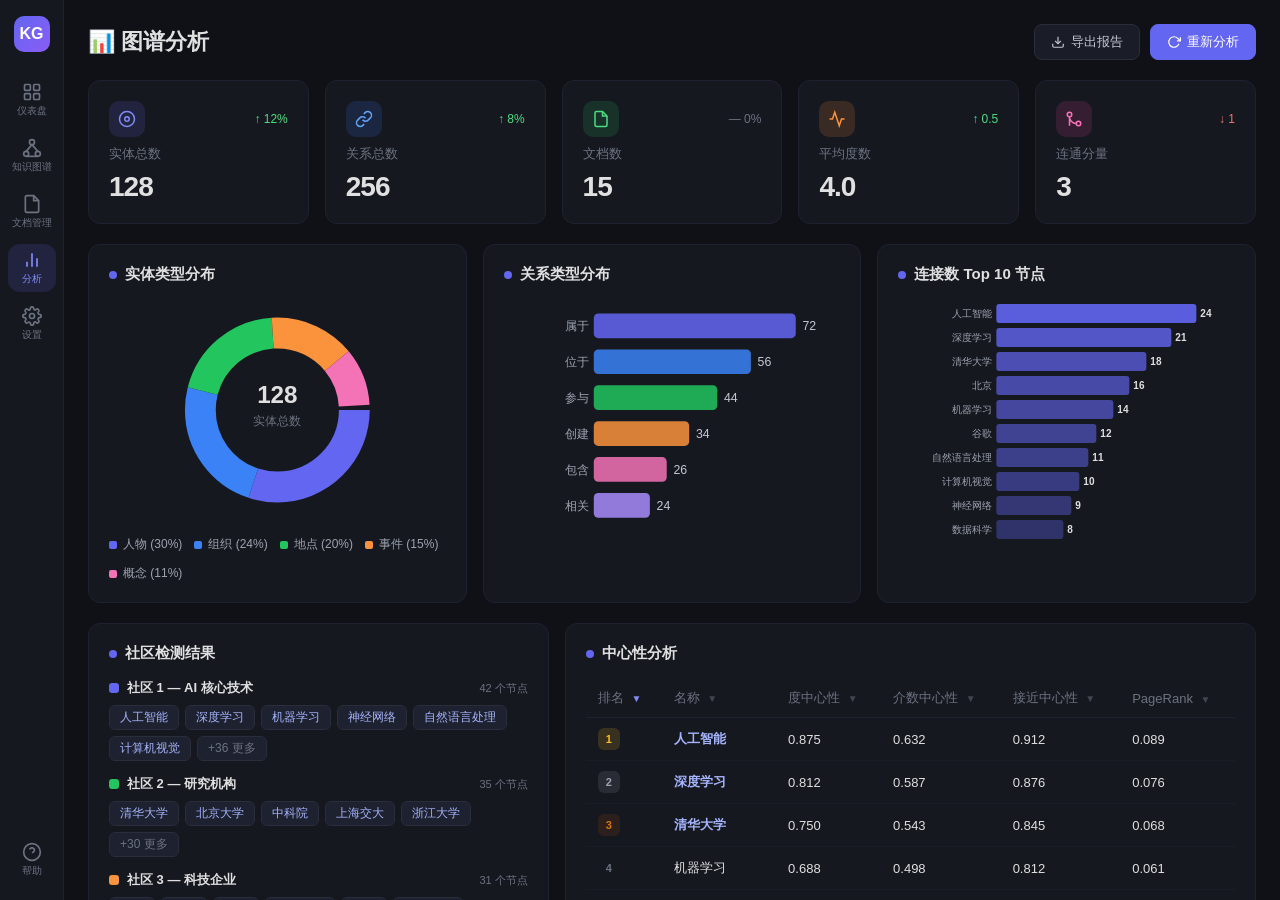
<file: docs/wireframe-analysis.html>
<!DOCTYPE html>
<html lang="zh-CN">
<head>
<meta charset="UTF-8">
<meta name="viewport" content="width=device-width, initial-scale=1.0">
<title>知识图谱系统 - 分析</title>
<style>
  * { margin: 0; padding: 0; box-sizing: border-box; }
  body { background: #0f1117; color: #e0e0e0; font-family: -apple-system, "PingFang SC", "Microsoft YaHei", sans-serif; display: flex; height: 100vh; overflow: hidden; }

  /* Left Nav Rail */
  .nav-rail { width: 64px; background: #161820; display: flex; flex-direction: column; align-items: center; padding: 16px 0; gap: 8px; border-right: 1px solid #1e2130; flex-shrink: 0; }
  .nav-rail .logo { width: 36px; height: 36px; background: linear-gradient(135deg, #6366f1, #8b5cf6); border-radius: 10px; display: flex; align-items: center; justify-content: center; font-weight: 700; font-size: 16px; color: #fff; margin-bottom: 16px; }
  .nav-item { width: 48px; height: 48px; border-radius: 12px; display: flex; flex-direction: column; align-items: center; justify-content: center; cursor: pointer; color: #6b7280; font-size: 10px; gap: 2px; transition: all 0.2s; text-decoration: none; }
  .nav-item:hover { background: #1e2130; color: #a5b4fc; }
  .nav-item.active { background: rgba(99,102,241,0.15); color: #818cf8; }
  .nav-item svg { width: 20px; height: 20px; }
  .nav-spacer { flex: 1; }

  /* Main Content */
  .main { flex: 1; overflow-y: auto; padding: 24px; display: flex; flex-direction: column; gap: 20px; }
  .main::-webkit-scrollbar { width: 6px; }
  .main::-webkit-scrollbar-thumb { background: #2a2d3a; border-radius: 3px; }

  .page-header { display: flex; align-items: center; justify-content: space-between; }
  .page-header h1 { font-size: 22px; font-weight: 600; }
  .page-header .actions { display: flex; gap: 10px; }
  .btn { padding: 8px 16px; border-radius: 8px; border: 1px solid #2a2d3a; background: #1a1d28; color: #c4c8d4; font-size: 13px; cursor: pointer; display: flex; align-items: center; gap: 6px; }
  .btn-primary { background: #6366f1; border-color: #6366f1; color: #fff; }

  /* Metric Cards */
  .metrics-row { display: grid; grid-template-columns: repeat(5, 1fr); gap: 16px; }
  .metric-card { background: #161820; border: 1px solid #1e2130; border-radius: 12px; padding: 20px; display: flex; flex-direction: column; gap: 8px; }
  .metric-card .top-row { display: flex; align-items: center; justify-content: space-between; }
  .metric-icon { width: 36px; height: 36px; border-radius: 10px; display: flex; align-items: center; justify-content: center; }
  .metric-icon svg { width: 18px; height: 18px; }
  .metric-icon.purple { background: rgba(99,102,241,0.15); color: #818cf8; }
  .metric-icon.blue { background: rgba(59,130,246,0.15); color: #60a5fa; }
  .metric-icon.green { background: rgba(34,197,94,0.15); color: #4ade80; }
  .metric-icon.orange { background: rgba(251,146,60,0.15); color: #fb923c; }
  .metric-icon.pink { background: rgba(236,72,153,0.15); color: #f472b6; }
  .metric-trend { font-size: 12px; display: flex; align-items: center; gap: 3px; }
  .metric-trend.up { color: #4ade80; }
  .metric-trend.down { color: #f87171; }
  .metric-trend.flat { color: #6b7280; }
  .metric-label { font-size: 13px; color: #6b7280; }
  .metric-value { font-size: 28px; font-weight: 700; letter-spacing: -1px; }

  /* Chart Panels */
  .charts-row { display: grid; grid-template-columns: 1fr 1fr 1fr; gap: 16px; }
  .panel { background: #161820; border: 1px solid #1e2130; border-radius: 12px; padding: 20px; }
  .panel-title { font-size: 15px; font-weight: 600; margin-bottom: 16px; display: flex; align-items: center; gap: 8px; }
  .panel-title .dot { width: 8px; height: 8px; border-radius: 50%; background: #6366f1; }

  /* Bottom Row */
  .bottom-row { display: grid; grid-template-columns: 2fr 3fr; gap: 16px; }

  /* Community */
  .community { margin-bottom: 14px; }
  .community-header { display: flex; align-items: center; gap: 8px; margin-bottom: 8px; }
  .color-tag { width: 10px; height: 10px; border-radius: 3px; }
  .community-name { font-size: 13px; font-weight: 600; }
  .community-count { font-size: 11px; color: #6b7280; margin-left: auto; }
  .community-nodes { display: flex; flex-wrap: wrap; gap: 6px; }
  .node-chip { background: #1e2130; border: 1px solid #2a2d3a; border-radius: 6px; padding: 3px 10px; font-size: 12px; color: #a5b4fc; }

  /* Table */
  .data-table { width: 100%; border-collapse: collapse; font-size: 13px; }
  .data-table th { text-align: left; padding: 10px 12px; color: #6b7280; font-weight: 500; border-bottom: 1px solid #1e2130; cursor: pointer; user-select: none; white-space: nowrap; }
  .data-table th:hover { color: #a5b4fc; }
  .data-table th .sort-icon { font-size: 10px; margin-left: 4px; opacity: 0.5; }
  .data-table th.sorted .sort-icon { opacity: 1; color: #818cf8; }
  .data-table td { padding: 10px 12px; border-bottom: 1px solid #1a1d28; }
  .data-table tr:hover td { background: rgba(99,102,241,0.05); }
  .rank-badge { width: 22px; height: 22px; border-radius: 6px; display: inline-flex; align-items: center; justify-content: center; font-size: 11px; font-weight: 700; }
  .rank-badge.gold { background: rgba(251,191,36,0.15); color: #fbbf24; }
  .rank-badge.silver { background: rgba(156,163,175,0.15); color: #9ca3af; }
  .rank-badge.bronze { background: rgba(180,83,9,0.15); color: #d97706; }
  .rank-badge.normal { color: #6b7280; }

  /* SVG chart styles */
  .donut-segment { transition: opacity 0.2s; }
  .donut-segment:hover { opacity: 0.8; }
  .bar-rect { transition: opacity 0.2s; }
  .bar-rect:hover { opacity: 0.8; }

  /* Legend */
  .legend { display: flex; flex-wrap: wrap; gap: 12px; margin-top: 12px; }
  .legend-item { display: flex; align-items: center; gap: 6px; font-size: 12px; color: #9ca3af; }
  .legend-dot { width: 8px; height: 8px; border-radius: 2px; }
</style>
</head>
<body>

<!-- Left Navigation Rail -->
<nav class="nav-rail">
  <div class="logo">KG</div>
  <a class="nav-item" href="#" title="仪表盘">
    <svg viewBox="0 0 24 24" fill="none" stroke="currentColor" stroke-width="2"><rect x="3" y="3" width="7" height="7" rx="1"/><rect x="14" y="3" width="7" height="7" rx="1"/><rect x="3" y="14" width="7" height="7" rx="1"/><rect x="14" y="14" width="7" height="7" rx="1"/></svg>
    <span>仪表盘</span>
  </a>
  <a class="nav-item" href="#" title="知识图谱">
    <svg viewBox="0 0 24 24" fill="none" stroke="currentColor" stroke-width="2"><circle cx="12" cy="5" r="3"/><circle cx="5" cy="19" r="3"/><circle cx="19" cy="19" r="3"/><line x1="12" y1="8" x2="5" y2="16"/><line x1="12" y1="8" x2="19" y2="16"/><line x1="5" y1="22" x2="19" y2="22"/></svg>
    <span>知识图谱</span>
  </a>
  <a class="nav-item" href="#" title="文档管理">
    <svg viewBox="0 0 24 24" fill="none" stroke="currentColor" stroke-width="2"><path d="M14 2H6a2 2 0 00-2 2v16a2 2 0 002 2h12a2 2 0 002-2V8z"/><polyline points="14,2 14,8 20,8"/></svg>
    <span>文档管理</span>
  </a>
  <a class="nav-item active" href="#" title="分析">
    <svg viewBox="0 0 24 24" fill="none" stroke="currentColor" stroke-width="2"><line x1="18" y1="20" x2="18" y2="10"/><line x1="12" y1="20" x2="12" y2="4"/><line x1="6" y1="20" x2="6" y2="14"/></svg>
    <span>分析</span>
  </a>
  <a class="nav-item" href="#" title="设置">
    <svg viewBox="0 0 24 24" fill="none" stroke="currentColor" stroke-width="2"><circle cx="12" cy="12" r="3"/><path d="M19.4 15a1.65 1.65 0 00.33 1.82l.06.06a2 2 0 01-2.83 2.83l-.06-.06a1.65 1.65 0 00-1.82-.33 1.65 1.65 0 00-1 1.51V21a2 2 0 01-4 0v-.09A1.65 1.65 0 009 19.4a1.65 1.65 0 00-1.82.33l-.06.06a2 2 0 01-2.83-2.83l.06-.06A1.65 1.65 0 004.68 15a1.65 1.65 0 00-1.51-1H3a2 2 0 010-4h.09A1.65 1.65 0 004.6 9a1.65 1.65 0 00-.33-1.82l-.06-.06a2 2 0 012.83-2.83l.06.06A1.65 1.65 0 009 4.68a1.65 1.65 0 001-1.51V3a2 2 0 014 0v.09a1.65 1.65 0 001 1.51 1.65 1.65 0 001.82-.33l.06-.06a2 2 0 012.83 2.83l-.06.06A1.65 1.65 0 0019.4 9a1.65 1.65 0 001.51 1H21a2 2 0 010 4h-.09a1.65 1.65 0 00-1.51 1z"/></svg>
    <span>设置</span>
  </a>
  <div class="nav-spacer"></div>
  <a class="nav-item" href="#" title="帮助">
    <svg viewBox="0 0 24 24" fill="none" stroke="currentColor" stroke-width="2"><circle cx="12" cy="12" r="10"/><path d="M9.09 9a3 3 0 015.83 1c0 2-3 3-3 3"/><line x1="12" y1="17" x2="12.01" y2="17"/></svg>
    <span>帮助</span>
  </a>
</nav>

<!-- Main Content -->
<div class="main">
  <!-- Page Header -->
  <div class="page-header">
    <h1>📊 图谱分析</h1>
    <div class="actions">
      <button class="btn">
        <svg width="14" height="14" viewBox="0 0 24 24" fill="none" stroke="currentColor" stroke-width="2"><path d="M21 15v4a2 2 0 01-2 2H5a2 2 0 01-2-2v-4"/><polyline points="7,10 12,15 17,10"/><line x1="12" y1="15" x2="12" y2="3"/></svg>
        导出报告
      </button>
      <button class="btn btn-primary">
        <svg width="14" height="14" viewBox="0 0 24 24" fill="none" stroke="currentColor" stroke-width="2"><polyline points="23,4 23,10 17,10"/><path d="M20.49 15a9 9 0 11-2.12-9.36L23 10"/></svg>
        重新分析
      </button>
    </div>
  </div>

  <!-- Metric Cards Row -->
  <div class="metrics-row">
    <div class="metric-card">
      <div class="top-row">
        <div class="metric-icon purple">
          <svg viewBox="0 0 24 24" fill="none" stroke="currentColor" stroke-width="2"><circle cx="12" cy="12" r="10"/><circle cx="12" cy="12" r="3"/></svg>
        </div>
        <div class="metric-trend up">↑ 12%</div>
      </div>
      <div class="metric-label">实体总数</div>
      <div class="metric-value">128</div>
    </div>
    <div class="metric-card">
      <div class="top-row">
        <div class="metric-icon blue">
          <svg viewBox="0 0 24 24" fill="none" stroke="currentColor" stroke-width="2"><path d="M10 13a5 5 0 007.54.54l3-3a5 5 0 00-7.07-7.07l-1.72 1.71"/><path d="M14 11a5 5 0 00-7.54-.54l-3 3a5 5 0 007.07 7.07l1.71-1.71"/></svg>
        </div>
        <div class="metric-trend up">↑ 8%</div>
      </div>
      <div class="metric-label">关系总数</div>
      <div class="metric-value">256</div>
    </div>
    <div class="metric-card">
      <div class="top-row">
        <div class="metric-icon green">
          <svg viewBox="0 0 24 24" fill="none" stroke="currentColor" stroke-width="2"><path d="M14 2H6a2 2 0 00-2 2v16a2 2 0 002 2h12a2 2 0 002-2V8z"/><polyline points="14,2 14,8 20,8"/></svg>
        </div>
        <div class="metric-trend flat">— 0%</div>
      </div>
      <div class="metric-label">文档数</div>
      <div class="metric-value">15</div>
    </div>
    <div class="metric-card">
      <div class="top-row">
        <div class="metric-icon orange">
          <svg viewBox="0 0 24 24" fill="none" stroke="currentColor" stroke-width="2"><polyline points="22,12 18,12 15,21 9,3 6,12 2,12"/></svg>
        </div>
        <div class="metric-trend up">↑ 0.5</div>
      </div>
      <div class="metric-label">平均度数</div>
      <div class="metric-value">4.0</div>
    </div>
    <div class="metric-card">
      <div class="top-row">
        <div class="metric-icon pink">
          <svg viewBox="0 0 24 24" fill="none" stroke="currentColor" stroke-width="2"><circle cx="6" cy="6" r="3"/><circle cx="18" cy="18" r="3"/><path d="M6 21V9a9 9 0 009 9"/></svg>
        </div>
        <div class="metric-trend down">↓ 1</div>
      </div>
      <div class="metric-label">连通分量</div>
      <div class="metric-value">3</div>
    </div>
  </div>

  <!-- Charts Row -->
  <div class="charts-row">
    <!-- Donut Chart: Entity Type Distribution -->
    <div class="panel">
      <div class="panel-title"><span class="dot"></span>实体类型分布</div>
      <svg viewBox="0 0 200 200" width="100%" style="max-height:220px">
        <!-- Donut segments -->
        <circle cx="100" cy="100" r="70" fill="none" stroke="#6366f1" stroke-width="28" stroke-dasharray="132 308" stroke-dashoffset="0" class="donut-segment"/>
        <circle cx="100" cy="100" r="70" fill="none" stroke="#3b82f6" stroke-width="28" stroke-dasharray="105 355" stroke-dashoffset="-132" class="donut-segment"/>
        <circle cx="100" cy="100" r="70" fill="none" stroke="#22c55e" stroke-width="28" stroke-dasharray="88 372" stroke-dashoffset="-237" class="donut-segment"/>
        <circle cx="100" cy="100" r="70" fill="none" stroke="#fb923c" stroke-width="28" stroke-dasharray="66 394" stroke-dashoffset="-325" class="donut-segment"/>
        <circle cx="100" cy="100" r="70" fill="none" stroke="#f472b6" stroke-width="28" stroke-dasharray="44 416" stroke-dashoffset="-391" class="donut-segment"/>
        <!-- Center text -->
        <text x="100" y="94" text-anchor="middle" fill="#e0e0e0" font-size="22" font-weight="700">128</text>
        <text x="100" y="114" text-anchor="middle" fill="#6b7280" font-size="11">实体总数</text>
      </svg>
      <div class="legend">
        <div class="legend-item"><span class="legend-dot" style="background:#6366f1"></span>人物 (30%)</div>
        <div class="legend-item"><span class="legend-dot" style="background:#3b82f6"></span>组织 (24%)</div>
        <div class="legend-item"><span class="legend-dot" style="background:#22c55e"></span>地点 (20%)</div>
        <div class="legend-item"><span class="legend-dot" style="background:#fb923c"></span>事件 (15%)</div>
        <div class="legend-item"><span class="legend-dot" style="background:#f472b6"></span>概念 (11%)</div>
      </div>
    </div>

    <!-- Bar Chart: Relation Type Distribution -->
    <div class="panel">
      <div class="panel-title"><span class="dot"></span>关系类型分布</div>
      <svg viewBox="0 0 300 200" width="100%" style="max-height:240px">
        <!-- Bars -->
        <rect x="80" y="12" width="180" height="22" rx="4" fill="#6366f1" class="bar-rect" opacity="0.85"/>
        <text x="76" y="27" text-anchor="end" fill="#9ca3af" font-size="11">属于</text>
        <text x="266" y="27" fill="#c4c8d4" font-size="11">72</text>

        <rect x="80" y="44" width="140" height="22" rx="4" fill="#3b82f6" class="bar-rect" opacity="0.85"/>
        <text x="76" y="59" text-anchor="end" fill="#9ca3af" font-size="11">位于</text>
        <text x="226" y="59" fill="#c4c8d4" font-size="11">56</text>

        <rect x="80" y="76" width="110" height="22" rx="4" fill="#22c55e" class="bar-rect" opacity="0.85"/>
        <text x="76" y="91" text-anchor="end" fill="#9ca3af" font-size="11">参与</text>
        <text x="196" y="91" fill="#c4c8d4" font-size="11">44</text>

        <rect x="80" y="108" width="85" height="22" rx="4" fill="#fb923c" class="bar-rect" opacity="0.85"/>
        <text x="76" y="123" text-anchor="end" fill="#9ca3af" font-size="11">创建</text>
        <text x="171" y="123" fill="#c4c8d4" font-size="11">34</text>

        <rect x="80" y="140" width="65" height="22" rx="4" fill="#f472b6" class="bar-rect" opacity="0.85"/>
        <text x="76" y="155" text-anchor="end" fill="#9ca3af" font-size="11">包含</text>
        <text x="151" y="155" fill="#c4c8d4" font-size="11">26</text>

        <rect x="80" y="172" width="50" height="22" rx="4" fill="#a78bfa" class="bar-rect" opacity="0.85"/>
        <text x="76" y="187" text-anchor="end" fill="#9ca3af" font-size="11">相关</text>
        <text x="136" y="187" fill="#c4c8d4" font-size="11">24</text>
      </svg>
    </div>

    <!-- Bar Chart: Top 10 Connected Nodes -->
    <div class="panel">
      <div class="panel-title"><span class="dot"></span>连接数 Top 10 节点</div>
      <svg viewBox="0 0 300 240" width="100%" style="max-height:240px">
        <rect x="80" y="4" width="200" height="19" rx="3" fill="#6366f1" class="bar-rect" opacity="0.9"/>
        <text x="76" y="17" text-anchor="end" fill="#9ca3af" font-size="10">人工智能</text>
        <text x="284" y="17" fill="#e0e0e0" font-size="10" font-weight="600">24</text>

        <rect x="80" y="28" width="175" height="19" rx="3" fill="#6366f1" class="bar-rect" opacity="0.8"/>
        <text x="76" y="41" text-anchor="end" fill="#9ca3af" font-size="10">深度学习</text>
        <text x="259" y="41" fill="#e0e0e0" font-size="10" font-weight="600">21</text>

        <rect x="80" y="52" width="150" height="19" rx="3" fill="#6366f1" class="bar-rect" opacity="0.7"/>
        <text x="76" y="65" text-anchor="end" fill="#9ca3af" font-size="10">清华大学</text>
        <text x="234" y="65" fill="#e0e0e0" font-size="10" font-weight="600">18</text>

        <rect x="80" y="76" width="133" height="19" rx="3" fill="#6366f1" class="bar-rect" opacity="0.65"/>
        <text x="76" y="89" text-anchor="end" fill="#9ca3af" font-size="10">北京</text>
        <text x="217" y="89" fill="#e0e0e0" font-size="10" font-weight="600">16</text>

        <rect x="80" y="100" width="117" height="19" rx="3" fill="#6366f1" class="bar-rect" opacity="0.6"/>
        <text x="76" y="113" text-anchor="end" fill="#9ca3af" font-size="10">机器学习</text>
        <text x="201" y="113" fill="#e0e0e0" font-size="10" font-weight="600">14</text>

        <rect x="80" y="124" width="100" height="19" rx="3" fill="#6366f1" class="bar-rect" opacity="0.55"/>
        <text x="76" y="137" text-anchor="end" fill="#9ca3af" font-size="10">谷歌</text>
        <text x="184" y="137" fill="#e0e0e0" font-size="10" font-weight="600">12</text>

        <rect x="80" y="148" width="92" height="19" rx="3" fill="#6366f1" class="bar-rect" opacity="0.5"/>
        <text x="76" y="161" text-anchor="end" fill="#9ca3af" font-size="10">自然语言处理</text>
        <text x="176" y="161" fill="#e0e0e0" font-size="10" font-weight="600">11</text>

        <rect x="80" y="172" width="83" height="19" rx="3" fill="#6366f1" class="bar-rect" opacity="0.45"/>
        <text x="76" y="185" text-anchor="end" fill="#9ca3af" font-size="10">计算机视觉</text>
        <text x="167" y="185" fill="#e0e0e0" font-size="10" font-weight="600">10</text>

        <rect x="80" y="196" width="75" height="19" rx="3" fill="#6366f1" class="bar-rect" opacity="0.4"/>
        <text x="76" y="209" text-anchor="end" fill="#9ca3af" font-size="10">神经网络</text>
        <text x="159" y="209" fill="#e0e0e0" font-size="10" font-weight="600">9</text>

        <rect x="80" y="220" width="67" height="19" rx="3" fill="#6366f1" class="bar-rect" opacity="0.35"/>
        <text x="76" y="233" text-anchor="end" fill="#9ca3af" font-size="10">数据科学</text>
        <text x="151" y="233" fill="#e0e0e0" font-size="10" font-weight="600">8</text>
      </svg>
    </div>
  </div>

  <!-- Bottom Row -->
  <div class="bottom-row">
    <!-- Community Detection -->
    <div class="panel">
      <div class="panel-title"><span class="dot"></span>社区检测结果</div>

      <div class="community">
        <div class="community-header">
          <span class="color-tag" style="background:#6366f1"></span>
          <span class="community-name">社区 1 — AI 核心技术</span>
          <span class="community-count">42 个节点</span>
        </div>
        <div class="community-nodes">
          <span class="node-chip">人工智能</span>
          <span class="node-chip">深度学习</span>
          <span class="node-chip">机器学习</span>
          <span class="node-chip">神经网络</span>
          <span class="node-chip">自然语言处理</span>
          <span class="node-chip">计算机视觉</span>
          <span class="node-chip" style="color:#6b7280">+36 更多</span>
        </div>
      </div>

      <div class="community">
        <div class="community-header">
          <span class="color-tag" style="background:#22c55e"></span>
          <span class="community-name">社区 2 — 研究机构</span>
          <span class="community-count">35 个节点</span>
        </div>
        <div class="community-nodes">
          <span class="node-chip">清华大学</span>
          <span class="node-chip">北京大学</span>
          <span class="node-chip">中科院</span>
          <span class="node-chip">上海交大</span>
          <span class="node-chip">浙江大学</span>
          <span class="node-chip" style="color:#6b7280">+30 更多</span>
        </div>
      </div>

      <div class="community">
        <div class="community-header">
          <span class="color-tag" style="background:#fb923c"></span>
          <span class="community-name">社区 3 — 科技企业</span>
          <span class="community-count">31 个节点</span>
        </div>
        <div class="community-nodes">
          <span class="node-chip">谷歌</span>
          <span class="node-chip">百度</span>
          <span class="node-chip">华为</span>
          <span class="node-chip">阿里巴巴</span>
          <span class="node-chip">腾讯</span>
          <span class="node-chip" style="color:#6b7280">+26 更多</span>
        </div>
      </div>

      <div class="community">
        <div class="community-header">
          <span class="color-tag" style="background:#f472b6"></span>
          <span class="community-name">社区 4 — 应用领域</span>
          <span class="community-count">20 个节点</span>
        </div>
        <div class="community-nodes">
          <span class="node-chip">自动驾驶</span>
          <span class="node-chip">医疗诊断</span>
          <span class="node-chip">智能推荐</span>
          <span class="node-chip">语音识别</span>
          <span class="node-chip" style="color:#6b7280">+16 更多</span>
        </div>
      </div>
    </div>

    <!-- Centrality Analysis Table -->
    <div class="panel" style="overflow-x:auto;">
      <div class="panel-title"><span class="dot"></span>中心性分析</div>
      <table class="data-table">
        <thead>
          <tr>
            <th class="sorted">排名 <span class="sort-icon">▼</span></th>
            <th>名称 <span class="sort-icon">▼</span></th>
            <th>度中心性 <span class="sort-icon">▼</span></th>
            <th>介数中心性 <span class="sort-icon">▼</span></th>
            <th>接近中心性 <span class="sort-icon">▼</span></th>
            <th>PageRank <span class="sort-icon">▼</span></th>
          </tr>
        </thead>
        <tbody>
          <tr>
            <td><span class="rank-badge gold">1</span></td>
            <td style="color:#a5b4fc;font-weight:600">人工智能</td>
            <td>0.875</td>
            <td>0.632</td>
            <td>0.912</td>
            <td>0.089</td>
          </tr>
          <tr>
            <td><span class="rank-badge silver">2</span></td>
            <td style="color:#a5b4fc;font-weight:600">深度学习</td>
            <td>0.812</td>
            <td>0.587</td>
            <td>0.876</td>
            <td>0.076</td>
          </tr>
          <tr>
            <td><span class="rank-badge bronze">3</span></td>
            <td style="color:#a5b4fc;font-weight:600">清华大学</td>
            <td>0.750</td>
            <td>0.543</td>
            <td>0.845</td>
            <td>0.068</td>
          </tr>
          <tr>
            <td><span class="rank-badge normal">4</span></td>
            <td>机器学习</td>
            <td>0.688</td>
            <td>0.498</td>
            <td>0.812</td>
            <td>0.061</td>
          </tr>
          <tr>
            <td><span class="rank-badge normal">5</span></td>
            <td>谷歌</td>
            <td>0.625</td>
            <td>0.445</td>
            <td>0.789</td>
            <td>0.055</td>
          </tr>
          <tr>
            <td><span class="rank-badge normal">6</span></td>
            <td>北京</td>
            <td>0.562</td>
            <td>0.412</td>
            <td>0.756</td>
            <td>0.049</td>
          </tr>
          <tr>
            <td><span class="rank-badge normal">7</span></td>
            <td>自然语言处理</td>
            <td>0.500</td>
            <td>0.378</td>
            <td>0.734</td>
            <td>0.044</td>
          </tr>
          <tr>
            <td><span class="rank-badge normal">8</span></td>
            <td>计算机视觉</td>
            <td>0.438</td>
            <td>0.334</td>
            <td>0.712</td>
            <td>0.039</td>
          </tr>
        </tbody>
      </table>
    </div>
  </div>
</div>

<script>
  // Sortable columns
  document.querySelectorAll('.data-table th').forEach((th, colIdx) => {
    th.addEventListener('click', () => {
      const table = th.closest('table');
      const tbody = table.querySelector('tbody');
      const rows = Array.from(tbody.querySelectorAll('tr'));
      const isAsc = th.classList.contains('sorted') && th.querySelector('.sort-icon')?.textContent === '▼';

      // Clear sorted state
      table.querySelectorAll('th').forEach(h => { h.classList.remove('sorted'); h.querySelector('.sort-icon').textContent = '▼'; });
      th.classList.add('sorted');
      th.querySelector('.sort-icon').textContent = isAsc ? '▲' : '▼';

      rows.sort((a, b) => {
        let aVal = a.cells[colIdx].textContent.trim();
        let bVal = b.cells[colIdx].textContent.trim();
        const aNum = parseFloat(aVal), bNum = parseFloat(bVal);
        if (!isNaN(aNum) && !isNaN(bNum)) return isAsc ? aNum - bNum : bNum - aNum;
        return isAsc ? aVal.localeCompare(bVal) : bVal.localeCompare(aVal);
      });
      rows.forEach(r => tbody.appendChild(r));
    });
  });
</script>
</body>
</html>
</file>
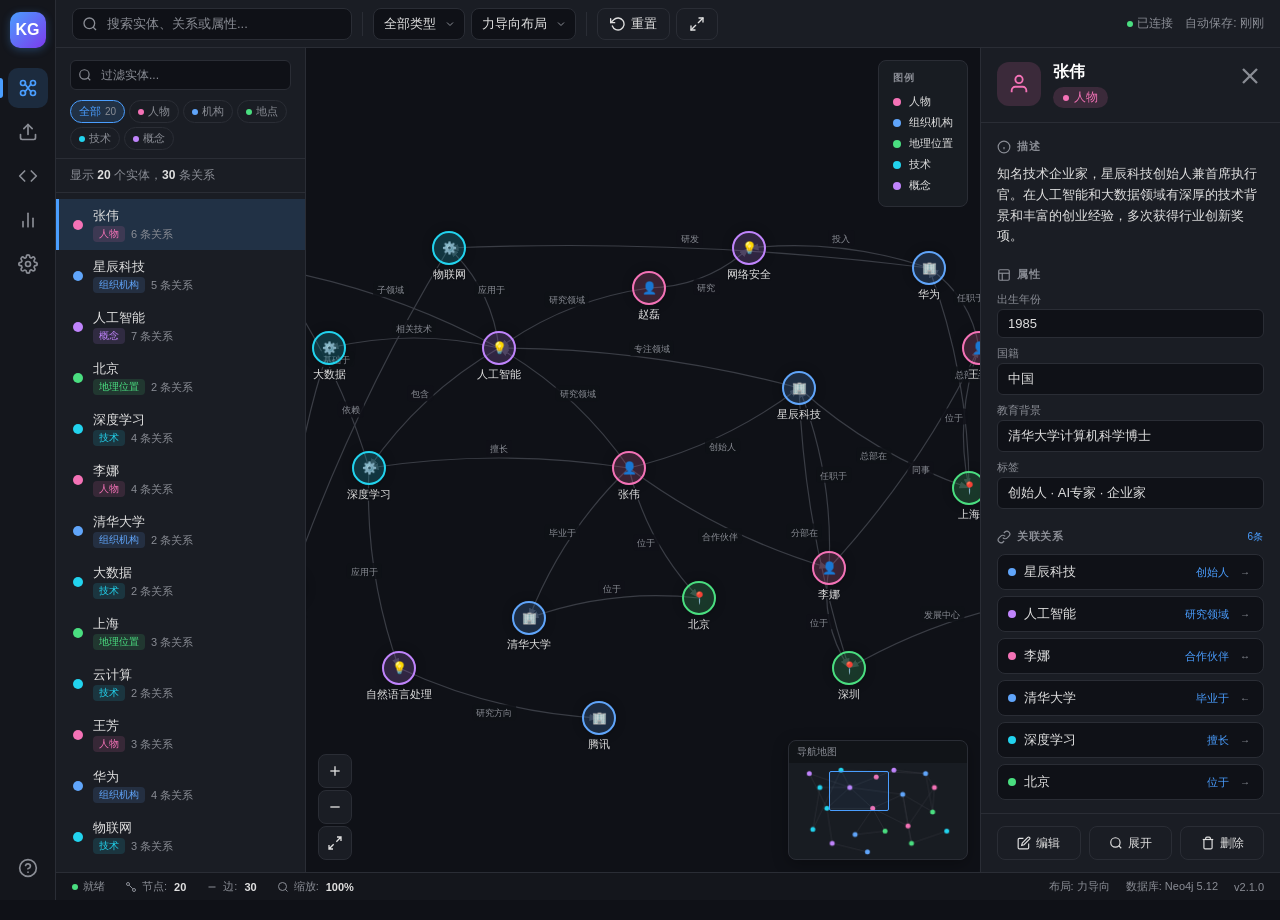
<file: docs/wireframe-graph.html>
<!DOCTYPE html>
<html lang="zh-CN">
<head>
<meta charset="UTF-8">
<meta name="viewport" content="width=device-width, initial-scale=1.0">
<title>知识图谱可视化系统 - 图谱视图</title>
<style>
/* ========== RESET & BASE ========== */
*, *::before, *::after { margin: 0; padding: 0; box-sizing: border-box; }
html, body { width: 100%; height: 100%; overflow: hidden; font-family: -apple-system, BlinkMacSystemFont, 'Segoe UI', 'PingFang SC', 'Hiragino Sans GB', 'Microsoft YaHei', sans-serif; background: #0f1117; color: #e0e0e0; font-size: 14px; }

/* ========== CSS VARIABLES ========== */
:root {
  --bg: #0f1117;
  --surface: #1a1d24;
  --surface2: #22252d;
  --border: #2a2d35;
  --text: #e0e0e0;
  --text-dim: #8a8d95;
  --text-bright: #ffffff;
  --accent: #4a9eff;
  --accent-dim: rgba(74,158,255,0.15);
  --accent-hover: #6ab4ff;
  --danger: #ff4d6a;
  --success: #4ade80;
  --warning: #fbbf24;
  --person: #f472b6;
  --organization: #60a5fa;
  --location: #4ade80;
  --technology: #22d3ee;
  --concept: #c084fc;
  --nav-width: 56px;
  --sidebar-width: 250px;
  --detail-width: 300px;
  --toolbar-height: 48px;
  --statusbar-height: 28px;
}

/* ========== SCROLLBAR ========== */
::-webkit-scrollbar { width: 6px; }
::-webkit-scrollbar-track { background: transparent; }
::-webkit-scrollbar-thumb { background: #3a3d45; border-radius: 3px; }
::-webkit-scrollbar-thumb:hover { background: #4a4d55; }

/* ========== LAYOUT ========== */
.app-container { display: flex; width: 100%; height: 100%; }

/* ========== NAVIGATION RAIL ========== */
.nav-rail {
  width: var(--nav-width);
  min-width: var(--nav-width);
  background: #14161c;
  border-right: 1px solid var(--border);
  display: flex;
  flex-direction: column;
  align-items: center;
  padding: 12px 0;
  z-index: 100;
}
.nav-logo {
  width: 36px; height: 36px;
  background: linear-gradient(135deg, var(--accent), #7c3aed);
  border-radius: 10px;
  display: flex; align-items: center; justify-content: center;
  font-weight: 700; font-size: 16px; color: #fff;
  margin-bottom: 20px;
  box-shadow: 0 2px 8px rgba(74,158,255,0.3);
}
.nav-items { display: flex; flex-direction: column; gap: 4px; flex: 1; }
.nav-item {
  width: 40px; height: 40px;
  display: flex; align-items: center; justify-content: center;
  border-radius: 10px;
  cursor: pointer;
  transition: all 0.2s;
  position: relative;
  color: var(--text-dim);
}
.nav-item:hover { background: var(--surface2); color: var(--text); }
.nav-item.active { background: var(--accent-dim); color: var(--accent); }
.nav-item.active::before {
  content: '';
  position: absolute;
  left: -8px;
  width: 3px; height: 20px;
  background: var(--accent);
  border-radius: 0 3px 3px 0;
}
.nav-item svg { width: 20px; height: 20px; }
.nav-item-label {
  font-size: 10px;
  margin-top: 2px;
  white-space: nowrap;
}
.nav-bottom { margin-top: auto; display: flex; flex-direction: column; gap: 4px; align-items: center; }

/* ========== MAIN AREA ========== */
.main-area {
  flex: 1;
  display: flex;
  flex-direction: column;
  min-width: 0;
  position: relative;
}

/* ========== TOOLBAR ========== */
.toolbar {
  height: var(--toolbar-height);
  background: var(--surface);
  border-bottom: 1px solid var(--border);
  display: flex;
  align-items: center;
  padding: 0 16px;
  gap: 10px;
  z-index: 50;
  flex-shrink: 0;
}
.toolbar-search {
  position: relative;
  flex: 0 0 280px;
}
.toolbar-search input {
  width: 100%;
  height: 32px;
  background: var(--bg);
  border: 1px solid var(--border);
  border-radius: 8px;
  padding: 0 12px 0 34px;
  color: var(--text);
  font-size: 13px;
  outline: none;
  transition: border-color 0.2s;
}
.toolbar-search input:focus { border-color: var(--accent); }
.toolbar-search input::placeholder { color: var(--text-dim); }
.toolbar-search svg {
  position: absolute;
  left: 10px; top: 50%;
  transform: translateY(-50%);
  width: 16px; height: 16px;
  color: var(--text-dim);
}
.toolbar-divider { width: 1px; height: 24px; background: var(--border); }
.toolbar-group { display: flex; align-items: center; gap: 6px; }
.toolbar-select {
  height: 32px;
  background: var(--bg);
  border: 1px solid var(--border);
  border-radius: 8px;
  padding: 0 28px 0 10px;
  color: var(--text);
  font-size: 13px;
  outline: none;
  cursor: pointer;
  appearance: none;
  background-image: url("data:image/svg+xml,%3Csvg xmlns='http://www.w3.org/2000/svg' width='12' height='12' viewBox='0 0 24 24' fill='none' stroke='%238a8d95' stroke-width='2'%3E%3Cpath d='M6 9l6 6 6-6'/%3E%3C/svg%3E");
  background-repeat: no-repeat;
  background-position: right 8px center;
  transition: border-color 0.2s;
}
.toolbar-select:focus { border-color: var(--accent); }
.toolbar-btn {
  height: 32px;
  padding: 0 12px;
  background: transparent;
  border: 1px solid var(--border);
  border-radius: 8px;
  color: var(--text);
  font-size: 13px;
  cursor: pointer;
  display: flex; align-items: center; gap: 5px;
  transition: all 0.2s;
  white-space: nowrap;
}
.toolbar-btn:hover { background: var(--surface2); border-color: #3a3d45; }
.toolbar-btn svg { width: 16px; height: 16px; }
.toolbar-btn.primary {
  background: var(--accent);
  border-color: var(--accent);
  color: #fff;
}
.toolbar-btn.primary:hover { background: var(--accent-hover); }
.toolbar-spacer { flex: 1; }
.toolbar-stats {
  font-size: 12px;
  color: var(--text-dim);
  display: flex; gap: 12px;
}
.toolbar-stats span { display: flex; align-items: center; gap: 4px; }
.toolbar-stats .dot {
  width: 6px; height: 6px;
  border-radius: 50%;
  background: var(--success);
}

/* ========== CONTENT AREA ========== */
.content-area {
  flex: 1;
  display: flex;
  overflow: hidden;
  position: relative;
}

/* ========== LEFT SIDEBAR ========== */
.sidebar {
  width: var(--sidebar-width);
  min-width: var(--sidebar-width);
  background: var(--surface);
  border-right: 1px solid var(--border);
  display: flex;
  flex-direction: column;
  z-index: 40;
  transition: margin-left 0.3s ease;
}
.sidebar-header {
  padding: 12px 14px 8px;
  border-bottom: 1px solid var(--border);
}
.sidebar-search {
  position: relative;
  margin-bottom: 10px;
}
.sidebar-search input {
  width: 100%;
  height: 30px;
  background: var(--bg);
  border: 1px solid var(--border);
  border-radius: 6px;
  padding: 0 10px 0 30px;
  color: var(--text);
  font-size: 12px;
  outline: none;
  transition: border-color 0.2s;
}
.sidebar-search input:focus { border-color: var(--accent); }
.sidebar-search input::placeholder { color: var(--text-dim); }
.sidebar-search svg {
  position: absolute;
  left: 8px; top: 50%;
  transform: translateY(-50%);
  width: 14px; height: 14px;
  color: var(--text-dim);
}
.sidebar-filters {
  display: flex; gap: 4px; flex-wrap: wrap;
}
.filter-chip {
  padding: 3px 8px;
  border-radius: 12px;
  font-size: 11px;
  cursor: pointer;
  border: 1px solid var(--border);
  background: transparent;
  color: var(--text-dim);
  transition: all 0.2s;
  display: flex; align-items: center; gap: 4px;
}
.filter-chip:hover { border-color: #3a3d45; color: var(--text); }
.filter-chip.active { border-color: var(--accent); color: var(--accent); background: var(--accent-dim); }
.filter-chip .chip-dot { width: 6px; height: 6px; border-radius: 50%; }
.filter-chip .chip-count { color: var(--text-dim); font-size: 10px; }

.sidebar-count {
  padding: 8px 14px;
  font-size: 12px;
  color: var(--text-dim);
  border-bottom: 1px solid var(--border);
}
.sidebar-count strong { color: var(--text); }

.sidebar-list {
  flex: 1;
  overflow-y: auto;
  padding: 6px 0;
}
.entity-item {
  display: flex;
  align-items: center;
  gap: 10px;
  padding: 8px 14px;
  cursor: pointer;
  transition: background 0.15s;
  border-left: 3px solid transparent;
}
.entity-item:hover { background: var(--surface2); }
.entity-item.active {
  background: var(--accent-dim);
  border-left-color: var(--accent);
}
.entity-dot {
  width: 10px; height: 10px;
  border-radius: 50%;
  flex-shrink: 0;
}
.entity-info { flex: 1; min-width: 0; }
.entity-name {
  font-size: 13px;
  color: var(--text);
  white-space: nowrap;
  overflow: hidden;
  text-overflow: ellipsis;
}
.entity-meta {
  font-size: 11px;
  color: var(--text-dim);
  display: flex; align-items: center; gap: 6px;
  margin-top: 1px;
}
.entity-badge {
  font-size: 10px;
  padding: 1px 6px;
  border-radius: 4px;
  font-weight: 500;
}

/* ========== GRAPH CANVAS ========== */
.graph-canvas {
  flex: 1;
  position: relative;
  overflow: hidden;
  background: var(--bg);
}
.graph-canvas svg {
  width: 100%;
  height: 100%;
}

/* Graph SVG styles */
.node-group { cursor: pointer; }
.node-circle {
  stroke-width: 2;
  transition: r 0.2s, stroke-width 0.2s;
  filter: drop-shadow(0 0 4px rgba(0,0,0,0.5));
}
.node-group:hover .node-circle {
  stroke-width: 3;
  filter: drop-shadow(0 0 8px rgba(74,158,255,0.4));
}
.node-label {
  fill: var(--text);
  font-size: 11px;
  font-family: inherit;
  pointer-events: none;
  text-anchor: middle;
  paint-order: stroke;
  stroke: var(--bg);
  stroke-width: 3px;
  stroke-linecap: round;
  stroke-linejoin: round;
}
.edge-path {
  fill: none;
  stroke: #3a3d45;
  stroke-width: 1.2;
  transition: stroke 0.2s, stroke-width 0.2s;
}
.edge-path:hover {
  stroke: var(--accent);
  stroke-width: 2;
}
.edge-label {
  fill: var(--text-dim);
  font-size: 9px;
  font-family: inherit;
  text-anchor: middle;
  pointer-events: none;
}
.edge-label-bg {
  fill: var(--bg);
  opacity: 0.85;
}

/* Node highlight on hover */
.node-group:hover .node-label { fill: #fff; }

/* ========== MINIMAP ========== */
.minimap {
  position: absolute;
  bottom: 12px;
  right: 12px;
  width: 180px;
  height: 120px;
  background: rgba(26,29,36,0.9);
  border: 1px solid var(--border);
  border-radius: 8px;
  overflow: hidden;
  z-index: 30;
  box-shadow: 0 4px 16px rgba(0,0,0,0.3);
}
.minimap-header {
  height: 22px;
  background: rgba(0,0,0,0.3);
  display: flex;
  align-items: center;
  padding: 0 8px;
  font-size: 10px;
  color: var(--text-dim);
}
.minimap canvas { display: block; width: 100%; height: calc(100% - 22px); }
.minimap-viewport {
  position: absolute;
  border: 1.5px solid var(--accent);
  background: rgba(74,158,255,0.06);
  pointer-events: none;
  border-radius: 2px;
}

/* ========== GRAPH CONTROLS (zoom) ========== */
.graph-controls {
  position: absolute;
  bottom: 12px;
  left: 12px;
  display: flex;
  flex-direction: column;
  gap: 2px;
  z-index: 30;
}
.graph-ctrl-btn {
  width: 34px; height: 34px;
  background: var(--surface);
  border: 1px solid var(--border);
  border-radius: 8px;
  display: flex; align-items: center; justify-content: center;
  cursor: pointer;
  color: var(--text);
  transition: all 0.15s;
}
.graph-ctrl-btn:hover { background: var(--surface2); color: var(--accent); }
.graph-ctrl-btn svg { width: 16px; height: 16px; }

/* ========== RIGHT DETAIL PANEL ========== */
.detail-panel {
  width: var(--detail-width);
  min-width: var(--detail-width);
  background: var(--surface);
  border-left: 1px solid var(--border);
  display: flex;
  flex-direction: column;
  z-index: 40;
  transition: margin-right 0.3s ease, opacity 0.3s;
  overflow: hidden;
}
.detail-panel.hidden {
  margin-right: calc(-1 * var(--detail-width));
  opacity: 0;
}
.detail-header {
  padding: 14px 16px;
  border-bottom: 1px solid var(--border);
  display: flex;
  align-items: flex-start;
  gap: 12px;
}
.detail-close {
  width: 28px; height: 28px;
  background: transparent;
  border: none;
  border-radius: 6px;
  color: var(--text-dim);
  cursor: pointer;
  display: flex; align-items: center; justify-content: center;
  transition: all 0.15s;
  margin-left: auto;
  flex-shrink: 0;
}
.detail-close:hover { background: var(--surface2); color: var(--text); }
.detail-icon {
  width: 44px; height: 44px;
  border-radius: 12px;
  display: flex; align-items: center; justify-content: center;
  font-size: 20px;
  flex-shrink: 0;
}
.detail-title-area { flex: 1; min-width: 0; }
.detail-title {
  font-size: 16px;
  font-weight: 600;
  color: var(--text-bright);
  margin-bottom: 4px;
}
.detail-type-badge {
  display: inline-flex;
  align-items: center;
  gap: 5px;
  padding: 2px 10px;
  border-radius: 12px;
  font-size: 12px;
  font-weight: 500;
}
.detail-body {
  flex: 1;
  overflow-y: auto;
  padding: 16px;
}
.detail-section {
  margin-bottom: 20px;
}
.detail-section-title {
  font-size: 11px;
  font-weight: 600;
  text-transform: uppercase;
  letter-spacing: 0.5px;
  color: var(--text-dim);
  margin-bottom: 10px;
  display: flex; align-items: center; gap: 6px;
}
.detail-section-title svg { width: 14px; height: 14px; }
.detail-desc {
  font-size: 13px;
  line-height: 1.6;
  color: var(--text);
}
.detail-props { display: flex; flex-direction: column; gap: 8px; }
.detail-prop {
  display: flex;
  flex-direction: column;
  gap: 2px;
}
.detail-prop-label {
  font-size: 11px;
  color: var(--text-dim);
}
.detail-prop-value {
  font-size: 13px;
  color: var(--text);
  padding: 6px 10px;
  background: var(--bg);
  border-radius: 6px;
  border: 1px solid var(--border);
}
.detail-relations { display: flex; flex-direction: column; gap: 6px; }
.detail-relation-item {
  display: flex;
  align-items: center;
  gap: 8px;
  padding: 8px 10px;
  background: var(--bg);
  border-radius: 8px;
  border: 1px solid var(--border);
  cursor: pointer;
  transition: all 0.15s;
}
.detail-relation-item:hover { border-color: var(--accent); background: var(--accent-dim); }
.detail-rel-arrow { color: var(--text-dim); font-size: 10px; flex-shrink: 0; width: 16px; text-align: center; }
.detail-rel-label { font-size: 11px; color: var(--accent); flex-shrink: 0; }
.detail-rel-node {
  font-size: 13px;
  color: var(--text);
  flex: 1;
  white-space: nowrap;
  overflow: hidden;
  text-overflow: ellipsis;
}
.detail-rel-dot {
  width: 8px; height: 8px;
  border-radius: 50%;
  flex-shrink: 0;
}
.detail-footer {
  padding: 12px 16px;
  border-top: 1px solid var(--border);
  display: flex;
  gap: 8px;
}
.detail-action-btn {
  flex: 1;
  height: 34px;
  border-radius: 8px;
  border: 1px solid var(--border);
  background: transparent;
  color: var(--text);
  font-size: 12px;
  cursor: pointer;
  display: flex; align-items: center; justify-content: center; gap: 5px;
  transition: all 0.15s;
}
.detail-action-btn:hover { background: var(--surface2); border-color: #3a3d45; }
.detail-action-btn.danger:hover { border-color: var(--danger); color: var(--danger); background: rgba(255,77,106,0.1); }
.detail-action-btn svg { width: 14px; height: 14px; }

/* ========== STATUS BAR ========== */
.statusbar {
  height: var(--statusbar-height);
  background: #14161c;
  border-top: 1px solid var(--border);
  display: flex;
  align-items: center;
  padding: 0 16px;
  font-size: 11px;
  color: var(--text-dim);
  gap: 20px;
  flex-shrink: 0;
  z-index: 50;
}
.statusbar-item { display: flex; align-items: center; gap: 5px; }
.statusbar-dot {
  width: 6px; height: 6px;
  border-radius: 50%;
}
.statusbar-spacer { flex: 1; }
.statusbar-right { display: flex; gap: 16px; }

/* ========== TOOLTIP ========== */
.tooltip {
  position: absolute;
  padding: 8px 12px;
  background: #2a2d35;
  border: 1px solid #3a3d45;
  border-radius: 8px;
  font-size: 12px;
  color: var(--text);
  pointer-events: none;
  z-index: 1000;
  box-shadow: 0 4px 12px rgba(0,0,0,0.4);
  white-space: nowrap;
  opacity: 0;
  transition: opacity 0.15s;
}
.tooltip.visible { opacity: 1; }
.tooltip-type { font-size: 11px; color: var(--text-dim); margin-top: 2px; }

/* ========== ANIMATIONS ========== */
@keyframes pulse { 0%,100% { opacity: 1; } 50% { opacity: 0.5; } }
@keyframes fadeIn { from { opacity: 0; transform: translateY(8px); } to { opacity: 1; transform: translateY(0); } }
.fade-in { animation: fadeIn 0.3s ease; }

/* ========== LEGEND ========== */
.legend {
  position: absolute;
  top: 12px;
  right: 12px;
  background: rgba(26,29,36,0.9);
  border: 1px solid var(--border);
  border-radius: 8px;
  padding: 10px 14px;
  z-index: 30;
  font-size: 11px;
}
.legend-title { color: var(--text-dim); margin-bottom: 6px; font-weight: 600; font-size: 10px; text-transform: uppercase; letter-spacing: 0.5px; }
.legend-item { display: flex; align-items: center; gap: 8px; padding: 3px 0; color: var(--text); }
.legend-dot { width: 8px; height: 8px; border-radius: 50%; flex-shrink: 0; }
</style>
</head>
<body>

<div class="app-container">
  <!-- ========== NAVIGATION RAIL ========== -->
  <nav class="nav-rail">
    <div class="nav-logo">KG</div>
    <div class="nav-items">
      <div class="nav-item active" title="图谱视图">
        <svg viewBox="0 0 24 24" fill="none" stroke="currentColor" stroke-width="2" stroke-linecap="round" stroke-linejoin="round">
          <circle cx="6" cy="6" r="3"/><circle cx="18" cy="6" r="3"/><circle cx="6" cy="18" r="3"/><circle cx="18" cy="18" r="3"/>
          <line x1="8.5" y1="7.5" x2="15.5" y2="16.5"/><line x1="15.5" y1="7.5" x2="8.5" y2="16.5"/>
        </svg>
      </div>
      <div class="nav-item" title="数据导入">
        <svg viewBox="0 0 24 24" fill="none" stroke="currentColor" stroke-width="2" stroke-linecap="round" stroke-linejoin="round">
          <path d="M21 15v4a2 2 0 01-2 2H5a2 2 0 01-2-2v-4"/><polyline points="17 8 12 3 7 8"/><line x1="12" y1="3" x2="12" y2="15"/>
        </svg>
      </div>
      <div class="nav-item" title="查询中心">
        <svg viewBox="0 0 24 24" fill="none" stroke="currentColor" stroke-width="2" stroke-linecap="round" stroke-linejoin="round">
          <polyline points="16 18 22 12 16 6"/><polyline points="8 6 2 12 8 18"/>
        </svg>
      </div>
      <div class="nav-item" title="图谱分析">
        <svg viewBox="0 0 24 24" fill="none" stroke="currentColor" stroke-width="2" stroke-linecap="round" stroke-linejoin="round">
          <line x1="18" y1="20" x2="18" y2="10"/><line x1="12" y1="20" x2="12" y2="4"/><line x1="6" y1="20" x2="6" y2="14"/>
        </svg>
      </div>
      <div class="nav-item" title="设置">
        <svg viewBox="0 0 24 24" fill="none" stroke="currentColor" stroke-width="2" stroke-linecap="round" stroke-linejoin="round">
          <circle cx="12" cy="12" r="3"/><path d="M19.4 15a1.65 1.65 0 00.33 1.82l.06.06a2 2 0 010 2.83 2 2 0 01-2.83 0l-.06-.06a1.65 1.65 0 00-1.82-.33 1.65 1.65 0 00-1 1.51V21a2 2 0 01-4 0v-.09A1.65 1.65 0 009 19.4a1.65 1.65 0 00-1.82.33l-.06.06a2 2 0 01-2.83 0 2 2 0 010-2.83l.06-.06A1.65 1.65 0 004.68 15a1.65 1.65 0 00-1.51-1H3a2 2 0 010-4h.09A1.65 1.65 0 004.6 9a1.65 1.65 0 00-.33-1.82l-.06-.06a2 2 0 012.83-2.83l.06.06a1.65 1.65 0 001.82.33H9a1.65 1.65 0 001-1.51V3a2 2 0 014 0v.09a1.65 1.65 0 001 1.51 1.65 1.65 0 001.82-.33l.06-.06a2 2 0 012.83 2.83l-.06.06a1.65 1.65 0 00-.33 1.82V9a1.65 1.65 0 001.51 1H21a2 2 0 010 4h-.09a1.65 1.65 0 00-1.51 1z"/>
        </svg>
      </div>
    </div>
    <div class="nav-bottom">
      <div class="nav-item" title="帮助">
        <svg viewBox="0 0 24 24" fill="none" stroke="currentColor" stroke-width="2" stroke-linecap="round" stroke-linejoin="round">
          <circle cx="12" cy="12" r="10"/><path d="M9.09 9a3 3 0 015.83 1c0 2-3 3-3 3"/><line x1="12" y1="17" x2="12.01" y2="17"/>
        </svg>
      </div>
    </div>
  </nav>

  <!-- ========== MAIN AREA ========== -->
  <div class="main-area">
    <!-- Toolbar -->
    <div class="toolbar">
      <div class="toolbar-search">
        <svg viewBox="0 0 24 24" fill="none" stroke="currentColor" stroke-width="2"><circle cx="11" cy="11" r="8"/><line x1="21" y1="21" x2="16.65" y2="16.65"/></svg>
        <input type="text" placeholder="搜索实体、关系或属性..." />
      </div>
      <div class="toolbar-divider"></div>
      <div class="toolbar-group">
        <select class="toolbar-select">
          <option>全部类型</option>
          <option>人物</option>
          <option>组织机构</option>
          <option>地理位置</option>
          <option>技术</option>
          <option>概念</option>
        </select>
        <select class="toolbar-select">
          <option>力导向布局</option>
          <option>圆形布局</option>
          <option>层次布局</option>
          <option>网格布局</option>
        </select>
      </div>
      <div class="toolbar-divider"></div>
      <div class="toolbar-group">
        <button class="toolbar-btn" title="重置视图">
          <svg viewBox="0 0 24 24" fill="none" stroke="currentColor" stroke-width="2" stroke-linecap="round" stroke-linejoin="round"><polyline points="1 4 1 10 7 10"/><path d="M3.51 15a9 9 0 102.13-9.36L1 10"/></svg>
          重置
        </button>
        <button class="toolbar-btn" title="全屏">
          <svg viewBox="0 0 24 24" fill="none" stroke="currentColor" stroke-width="2" stroke-linecap="round" stroke-linejoin="round"><polyline points="15 3 21 3 21 9"/><polyline points="9 21 3 21 3 15"/><line x1="21" y1="3" x2="14" y2="10"/><line x1="3" y1="21" x2="10" y2="14"/></svg>
        </button>
      </div>
      <div class="toolbar-spacer"></div>
      <div class="toolbar-stats">
        <span><span class="dot"></span> 已连接</span>
        <span>自动保存: 刚刚</span>
      </div>
    </div>

    <!-- Content -->
    <div class="content-area">
      <!-- Left Sidebar -->
      <aside class="sidebar" id="sidebar">
        <div class="sidebar-header">
          <div class="sidebar-search">
            <svg viewBox="0 0 24 24" fill="none" stroke="currentColor" stroke-width="2"><circle cx="11" cy="11" r="8"/><line x1="21" y1="21" x2="16.65" y2="16.65"/></svg>
            <input type="text" placeholder="过滤实体..." />
          </div>
          <div class="sidebar-filters">
            <span class="filter-chip active">全部 <span class="chip-count">20</span></span>
            <span class="filter-chip"><span class="chip-dot" style="background:var(--person)"></span>人物</span>
            <span class="filter-chip"><span class="chip-dot" style="background:var(--organization)"></span>机构</span>
            <span class="filter-chip"><span class="chip-dot" style="background:var(--location)"></span>地点</span>
            <span class="filter-chip"><span class="chip-dot" style="background:var(--technology)"></span>技术</span>
            <span class="filter-chip"><span class="chip-dot" style="background:var(--concept)"></span>概念</span>
          </div>
        </div>
        <div class="sidebar-count">
          显示 <strong>20</strong> 个实体，<strong>30</strong> 条关系
        </div>
        <div class="sidebar-list" id="entityList">
          <!-- Entities populated by JS -->
        </div>
      </aside>

      <!-- Graph Canvas -->
      <div class="graph-canvas" id="graphCanvas">
        <svg id="graphSvg" xmlns="http://www.w3.org/2000/svg">
          <defs>
            <marker id="arrowhead" markerWidth="8" markerHeight="6" refX="8" refY="3" orient="auto">
              <polygon points="0 0, 8 3, 0 6" fill="#3a3d45"/>
            </marker>
            <marker id="arrowhead-hover" markerWidth="8" markerHeight="6" refX="8" refY="3" orient="auto">
              <polygon points="0 0, 8 3, 0 6" fill="#4a9eff"/>
            </marker>
            <filter id="glow">
              <feGaussianBlur stdDeviation="3" result="blur"/>
              <feMerge><feMergeNode in="blur"/><feMergeNode in="SourceGraphic"/></feMerge>
            </filter>
          </defs>
          <g id="graphGroup">
            <g id="edgesGroup"></g>
            <g id="edgeLabelsGroup"></g>
            <g id="nodesGroup"></g>
          </g>
        </svg>

        <!-- Legend -->
        <div class="legend">
          <div class="legend-title">图例</div>
          <div class="legend-item"><span class="legend-dot" style="background:var(--person)"></span>人物</div>
          <div class="legend-item"><span class="legend-dot" style="background:var(--organization)"></span>组织机构</div>
          <div class="legend-item"><span class="legend-dot" style="background:var(--location)"></span>地理位置</div>
          <div class="legend-item"><span class="legend-dot" style="background:var(--technology)"></span>技术</div>
          <div class="legend-item"><span class="legend-dot" style="background:var(--concept)"></span>概念</div>
        </div>

        <!-- Graph Controls -->
        <div class="graph-controls">
          <div class="graph-ctrl-btn" id="zoomInBtn" title="放大">
            <svg viewBox="0 0 24 24" fill="none" stroke="currentColor" stroke-width="2"><line x1="12" y1="5" x2="12" y2="19"/><line x1="5" y1="12" x2="19" y2="12"/></svg>
          </div>
          <div class="graph-ctrl-btn" id="zoomOutBtn" title="缩小">
            <svg viewBox="0 0 24 24" fill="none" stroke="currentColor" stroke-width="2"><line x1="5" y1="12" x2="19" y2="12"/></svg>
          </div>
          <div class="graph-ctrl-btn" id="fitBtn" title="适应画布">
            <svg viewBox="0 0 24 24" fill="none" stroke="currentColor" stroke-width="2"><path d="M15 3h6v6M9 21H3v-6M21 3l-7 7M3 21l7-7"/></svg>
          </div>
        </div>

        <!-- Minimap -->
        <div class="minimap">
          <div class="minimap-header">导航地图</div>
          <canvas id="minimapCanvas" width="180" height="98"></canvas>
          <div class="minimap-viewport" style="top:30px;left:40px;width:60px;height:40px;"></div>
        </div>
      </div>

      <!-- Right Detail Panel -->
      <aside class="detail-panel" id="detailPanel">
        <div class="detail-header">
          <div class="detail-icon" id="detailIcon" style="background:rgba(244,114,182,0.15);color:var(--person);">
            <svg width="22" height="22" viewBox="0 0 24 24" fill="none" stroke="currentColor" stroke-width="2"><path d="M20 21v-2a4 4 0 00-4-4H8a4 4 0 00-4 4v2"/><circle cx="12" cy="7" r="4"/></svg>
          </div>
          <div class="detail-title-area">
            <div class="detail-title" id="detailName">张伟</div>
            <span class="detail-type-badge" id="detailBadge" style="background:rgba(244,114,182,0.15);color:var(--person);">
              <span style="width:6px;height:6px;border-radius:50%;background:var(--person)"></span>人物
            </span>
          </div>
          <button class="detail-close" id="detailClose" title="关闭">
            <svg viewBox="0 0 24 24" fill="none" stroke="currentColor" stroke-width="2"><line x1="18" y1="6" x2="6" y2="18"/><line x1="6" y1="6" x2="18" y2="18"/></svg>
          </button>
        </div>
        <div class="detail-body">
          <div class="detail-section">
            <div class="detail-section-title">
              <svg viewBox="0 0 24 24" fill="none" stroke="currentColor" stroke-width="2"><circle cx="12" cy="12" r="10"/><line x1="12" y1="16" x2="12" y2="12"/><line x1="12" y1="8" x2="12.01" y2="8"/></svg>
              描述
            </div>
            <div class="detail-desc">
              知名技术企业家，星辰科技创始人兼首席执行官。在人工智能和大数据领域有深厚的技术背景和丰富的创业经验，多次获得行业创新奖项。
            </div>
          </div>
          <div class="detail-section">
            <div class="detail-section-title">
              <svg viewBox="0 0 24 24" fill="none" stroke="currentColor" stroke-width="2"><rect x="3" y="3" width="18" height="18" rx="2" ry="2"/><line x1="3" y1="9" x2="21" y2="9"/><line x1="9" y1="21" x2="9" y2="9"/></svg>
              属性
            </div>
            <div class="detail-props">
              <div class="detail-prop">
                <span class="detail-prop-label">出生年份</span>
                <div class="detail-prop-value">1985</div>
              </div>
              <div class="detail-prop">
                <span class="detail-prop-label">国籍</span>
                <div class="detail-prop-value">中国</div>
              </div>
              <div class="detail-prop">
                <span class="detail-prop-label">教育背景</span>
                <div class="detail-prop-value">清华大学计算机科学博士</div>
              </div>
              <div class="detail-prop">
                <span class="detail-prop-label">标签</span>
                <div class="detail-prop-value">创始人 · AI专家 · 企业家</div>
              </div>
            </div>
          </div>
          <div class="detail-section">
            <div class="detail-section-title">
              <svg viewBox="0 0 24 24" fill="none" stroke="currentColor" stroke-width="2"><path d="M10 13a5 5 0 007.54.54l3-3a5 5 0 00-7.07-7.07l-1.72 1.71"/><path d="M14 11a5 5 0 00-7.54-.54l-3 3a5 5 0 007.07 7.07l1.71-1.71"/></svg>
              关联关系 <span style="color:var(--accent);font-size:10px;margin-left:auto;font-weight:400">6条</span>
            </div>
            <div class="detail-relations">
              <div class="detail-relation-item">
                <span class="detail-rel-dot" style="background:var(--organization)"></span>
                <span class="detail-rel-node">星辰科技</span>
                <span class="detail-rel-label">创始人</span>
                <span class="detail-rel-arrow">→</span>
              </div>
              <div class="detail-relation-item">
                <span class="detail-rel-dot" style="background:var(--concept)"></span>
                <span class="detail-rel-node">人工智能</span>
                <span class="detail-rel-label">研究领域</span>
                <span class="detail-rel-arrow">→</span>
              </div>
              <div class="detail-relation-item">
                <span class="detail-rel-dot" style="background:var(--person)"></span>
                <span class="detail-rel-node">李娜</span>
                <span class="detail-rel-label">合作伙伴</span>
                <span class="detail-rel-arrow">↔</span>
              </div>
              <div class="detail-relation-item">
                <span class="detail-rel-dot" style="background:var(--organization)"></span>
                <span class="detail-rel-node">清华大学</span>
                <span class="detail-rel-label">毕业于</span>
                <span class="detail-rel-arrow">←</span>
              </div>
              <div class="detail-relation-item">
                <span class="detail-rel-dot" style="background:var(--technology)"></span>
                <span class="detail-rel-node">深度学习</span>
                <span class="detail-rel-label">擅长</span>
                <span class="detail-rel-arrow">→</span>
              </div>
              <div class="detail-relation-item">
                <span class="detail-rel-dot" style="background:var(--location)"></span>
                <span class="detail-rel-node">北京</span>
                <span class="detail-rel-label">位于</span>
                <span class="detail-rel-arrow">→</span>
              </div>
            </div>
          </div>
        </div>
        <div class="detail-footer">
          <button class="detail-action-btn">
            <svg viewBox="0 0 24 24" fill="none" stroke="currentColor" stroke-width="2"><path d="M11 4H4a2 2 0 00-2 2v14a2 2 0 002 2h14a2 2 0 002-2v-7"/><path d="M18.5 2.5a2.121 2.121 0 013 3L12 15l-4 1 1-4 9.5-9.5z"/></svg>
            编辑
          </button>
          <button class="detail-action-btn">
            <svg viewBox="0 0 24 24" fill="none" stroke="currentColor" stroke-width="2"><circle cx="11" cy="11" r="8"/><line x1="21" y1="21" x2="16.65" y2="16.65"/></svg>
            展开
          </button>
          <button class="detail-action-btn danger">
            <svg viewBox="0 0 24 24" fill="none" stroke="currentColor" stroke-width="2"><polyline points="3 6 5 6 21 6"/><path d="M19 6v14a2 2 0 01-2 2H7a2 2 0 01-2-2V6m3 0V4a2 2 0 012-2h4a2 2 0 012 2v2"/></svg>
            删除
          </button>
        </div>
      </aside>
    </div>

    <!-- Status Bar -->
    <div class="statusbar">
      <div class="statusbar-item">
        <span class="statusbar-dot" style="background:var(--success)"></span>
        就绪
      </div>
      <div class="statusbar-item">
        <svg width="12" height="12" viewBox="0 0 24 24" fill="none" stroke="currentColor" stroke-width="2"><circle cx="6" cy="6" r="3"/><circle cx="18" cy="18" r="3"/><line x1="8.5" y1="8.5" x2="15.5" y2="15.5"/></svg>
        节点: <strong style="color:var(--text);margin-left:2px">20</strong>
      </div>
      <div class="statusbar-item">
        <svg width="12" height="12" viewBox="0 0 24 24" fill="none" stroke="currentColor" stroke-width="2"><line x1="5" y1="12" x2="19" y2="12"/></svg>
        边: <strong style="color:var(--text);margin-left:2px">30</strong>
      </div>
      <div class="statusbar-item">
        <svg width="12" height="12" viewBox="0 0 24 24" fill="none" stroke="currentColor" stroke-width="2"><circle cx="11" cy="11" r="8"/><line x1="21" y1="21" x2="16.65" y2="16.65"/></svg>
        缩放: <strong style="color:var(--text);margin-left:2px" id="zoomLevel">100%</strong>
      </div>
      <div class="statusbar-spacer"></div>
      <div class="statusbar-right">
        <div class="statusbar-item">布局: 力导向</div>
        <div class="statusbar-item">数据库: Neo4j 5.12</div>
        <div class="statusbar-item">v2.1.0</div>
      </div>
    </div>
  </div>
</div>

<!-- Tooltip -->
<div class="tooltip" id="tooltip">
  <div id="tooltipName"></div>
  <div class="tooltip-type" id="tooltipType"></div>
</div>

<script>
// ========== DATA ==========
const typeConfig = {
  person:       { color: '#f472b6', label: '人物',   icon: '👤' },
  organization: { color: '#60a5fa', label: '组织机构', icon: '🏢' },
  location:     { color: '#4ade80', label: '地理位置', icon: '📍' },
  technology:   { color: '#22d3ee', label: '技术',   icon: '⚙️' },
  concept:      { color: '#c084fc', label: '概念',   icon: '💡' },
};

const nodes = [
  { id: 0,  name: '张伟',     type: 'person',       x: 480, y: 300 },
  { id: 1,  name: '星辰科技', type: 'organization',  x: 650, y: 220 },
  { id: 2,  name: '人工智能', type: 'concept',       x: 350, y: 180 },
  { id: 3,  name: '北京',     type: 'location',      x: 550, y: 430 },
  { id: 4,  name: '深度学习', type: 'technology',    x: 220, y: 300 },
  { id: 5,  name: '李娜',     type: 'person',        x: 680, y: 400 },
  { id: 6,  name: '清华大学', type: 'organization',  x: 380, y: 450 },
  { id: 7,  name: '大数据',   type: 'technology',    x: 180, y: 180 },
  { id: 8,  name: '上海',     type: 'location',      x: 820, y: 320 },
  { id: 9,  name: '云计算',   type: 'technology',    x: 140, y: 420 },
  { id: 10, name: '王芳',     type: 'person',        x: 830, y: 180 },
  { id: 11, name: '华为',     type: 'organization',  x: 780, y: 100 },
  { id: 12, name: '物联网',   type: 'technology',    x: 300, y: 80  },
  { id: 13, name: '机器学习', type: 'concept',       x: 120, y: 100 },
  { id: 14, name: '深圳',     type: 'location',      x: 700, y: 500 },
  { id: 15, name: '赵磊',     type: 'person',        x: 500, y: 120 },
  { id: 16, name: '区块链',   type: 'technology',    x: 900, y: 430 },
  { id: 17, name: '自然语言处理', type: 'concept',   x: 250, y: 500 },
  { id: 18, name: '腾讯',     type: 'organization',  x: 450, y: 550 },
  { id: 19, name: '网络安全', type: 'concept',       x: 600, y: 80  },
];

const edges = [
  { source: 0,  target: 1,  label: '创始人' },
  { source: 0,  target: 2,  label: '研究领域' },
  { source: 0,  target: 5,  label: '合作伙伴' },
  { source: 0,  target: 6,  label: '毕业于' },
  { source: 0,  target: 4,  label: '擅长' },
  { source: 0,  target: 3,  label: '位于' },
  { source: 1,  target: 8,  label: '总部在' },
  { source: 1,  target: 2,  label: '专注领域' },
  { source: 1,  target: 14, label: '分部在' },
  { source: 2,  target: 4,  label: '包含' },
  { source: 2,  target: 7,  label: '相关技术' },
  { source: 2,  target: 12, label: '应用于' },
  { source: 2,  target: 13, label: '子领域' },
  { source: 3,  target: 6,  label: '位于' },
  { source: 4,  target: 13, label: '基础于' },
  { source: 4,  target: 17, label: '应用于' },
  { source: 5,  target: 1,  label: '任职于' },
  { source: 5,  target: 14, label: '位于' },
  { source: 5,  target: 10, label: '同事' },
  { source: 7,  target: 9,  label: '相关' },
  { source: 8,  target: 11, label: '总部在' },
  { source: 10, target: 11, label: '任职于' },
  { source: 10, target: 8,  label: '位于' },
  { source: 11, target: 12, label: '研发' },
  { source: 11, target: 19, label: '投入' },
  { source: 12, target: 9,  label: '依赖' },
  { source: 15, target: 19, label: '研究' },
  { source: 15, target: 2,  label: '研究领域' },
  { source: 16, target: 14, label: '发展中心' },
  { source: 17, target: 18, label: '研究方向' },
];

// ========== RENDER GRAPH ==========
const svg = document.getElementById('graphSvg');
const edgesGroup = document.getElementById('edgesGroup');
const edgeLabelsGroup = document.getElementById('edgeLabelsGroup');
const nodesGroup = document.getElementById('nodesGroup');

function getEdgePath(source, target) {
  const dx = target.x - source.x;
  const dy = target.y - source.y;
  const dist = Math.sqrt(dx * dx + dy * dy);
  // Curved path using quadratic bezier
  const mx = (source.x + target.x) / 2;
  const my = (source.y + target.y) / 2;
  // Perpendicular offset for curve
  const nx = -dy / dist * 20;
  const ny = dx / dist * 20;
  const cx = mx + nx;
  const cy = my + ny;
  return `M ${source.x} ${source.y} Q ${cx} ${cy} ${target.x} ${target.y}`;
}

function renderEdges() {
  edgesGroup.innerHTML = '';
  edgeLabelsGroup.innerHTML = '';
  edges.forEach((edge, i) => {
    const s = nodes[edge.source];
    const t = nodes[edge.target];
    const path = document.createElementNS('http://www.w3.org/2000/svg', 'path');
    path.setAttribute('d', getEdgePath(s, t));
    path.setAttribute('class', 'edge-path');
    path.setAttribute('marker-end', 'url(#arrowhead)');
    path.dataset.index = i;
    edgesGroup.appendChild(path);

    // Edge label
    const dx = t.x - s.x;
    const dy = t.y - s.y;
    const dist = Math.sqrt(dx * dx + dy * dy);
    const mx = (s.x + t.x) / 2;
    const my = (s.y + t.y) / 2;
    const nx = -dy / dist * 20;
    const ny = dx / dist * 20;
    const lx = mx + nx;
    const ly = my + ny;

    // Background rect for label
    const bg = document.createElementNS('http://www.w3.org/2000/svg', 'rect');
    const textLen = edge.label.length * 9 + 8;
    bg.setAttribute('x', lx - textLen / 2);
    bg.setAttribute('y', ly - 8);
    bg.setAttribute('width', textLen);
    bg.setAttribute('height', 16);
    bg.setAttribute('rx', 3);
    bg.setAttribute('class', 'edge-label-bg');
    edgeLabelsGroup.appendChild(bg);

    const text = document.createElementNS('http://www.w3.org/2000/svg', 'text');
    text.setAttribute('x', lx);
    text.setAttribute('y', ly + 4);
    text.setAttribute('class', 'edge-label');
    text.textContent = edge.label;
    edgeLabelsGroup.appendChild(text);
  });
}

function renderNodes() {
  nodesGroup.innerHTML = '';
  nodes.forEach((node, i) => {
    const g = document.createElementNS('http://www.w3.org/2000/svg', 'g');
    g.setAttribute('class', 'node-group');
    g.setAttribute('transform', `translate(${node.x},${node.y})`);
    g.dataset.index = i;

    // Outer glow ring on hover
    const glowCircle = document.createElementNS('http://www.w3.org/2000/svg', 'circle');
    glowCircle.setAttribute('r', '22');
    glowCircle.setAttribute('fill', 'none');
    glowCircle.setAttribute('stroke', typeConfig[node.type].color);
    glowCircle.setAttribute('stroke-width', '1');
    glowCircle.setAttribute('opacity', '0');
    glowCircle.setAttribute('class', 'node-glow');

    const circle = document.createElementNS('http://www.w3.org/2000/svg', 'circle');
    circle.setAttribute('r', '16');
    circle.setAttribute('fill', typeConfig[node.type].color);
    circle.setAttribute('fill-opacity', '0.2');
    circle.setAttribute('stroke', typeConfig[node.type].color);
    circle.setAttribute('stroke-width', '2');
    circle.setAttribute('class', 'node-circle');

    const label = document.createElementNS('http://www.w3.org/2000/svg', 'text');
    label.setAttribute('y', '30');
    label.setAttribute('class', 'node-label');
    label.textContent = node.name;

    // Inner icon text
    const icon = document.createElementNS('http://www.w3.org/2000/svg', 'text');
    icon.setAttribute('text-anchor', 'middle');
    icon.setAttribute('dominant-baseline', 'central');
    icon.setAttribute('font-size', '12');
    icon.setAttribute('pointer-events', 'none');
    icon.textContent = typeConfig[node.type].icon;

    g.appendChild(glowCircle);
    g.appendChild(circle);
    g.appendChild(icon);
    g.appendChild(label);

    // Hover
    g.addEventListener('mouseenter', () => {
      circle.setAttribute('r', '18');
      circle.setAttribute('fill-opacity', '0.35');
      glowCircle.setAttribute('opacity', '0.3');
      label.style.fill = '#fff';
      // Highlight connected edges
      document.querySelectorAll('.edge-path').forEach(p => {
        const idx = parseInt(p.dataset.index);
        const e = edges[idx];
        if (e.source === i || e.target === i) {
          p.setAttribute('stroke', typeConfig[node.type].color);
          p.setAttribute('stroke-width', '2');
          p.setAttribute('marker-end', 'url(#arrowhead-hover)');
        }
      });
    });
    g.addEventListener('mouseleave', () => {
      circle.setAttribute('r', '16');
      circle.setAttribute('fill-opacity', '0.2');
      glowCircle.setAttribute('opacity', '0');
      label.style.fill = '';
      document.querySelectorAll('.edge-path').forEach(p => {
        p.setAttribute('stroke', '#3a3d45');
        p.setAttribute('stroke-width', '1.2');
        p.setAttribute('marker-end', 'url(#arrowhead)');
      });
    });

    // Click to show detail
    g.addEventListener('click', () => showDetail(node));

    nodesGroup.appendChild(g);
  });
}

// ========== ENTITY LIST ==========
function renderEntityList() {
  const list = document.getElementById('entityList');
  list.innerHTML = '';
  nodes.forEach((node, i) => {
    const div = document.createElement('div');
    div.className = 'entity-item' + (i === 0 ? ' active' : '');
    div.innerHTML = `
      <span class="entity-dot" style="background:${typeConfig[node.type].color}"></span>
      <div class="entity-info">
        <div class="entity-name">${node.name}</div>
        <div class="entity-meta">
          <span class="entity-badge" style="background:${typeConfig[node.type].color}22;color:${typeConfig[node.type].color}">${typeConfig[node.type].label}</span>
          ${edges.filter(e => e.source === i || e.target === i).length} 条关系
        </div>
      </div>
    `;
    div.addEventListener('click', () => {
      document.querySelectorAll('.entity-item').forEach(el => el.classList.remove('active'));
      div.classList.add('active');
      showDetail(node);
    });
    list.appendChild(div);
  });
}

// ========== DETAIL PANEL ==========
function showDetail(node) {
  const panel = document.getElementById('detailPanel');
  panel.classList.remove('hidden');
  const cfg = typeConfig[node.type];
  document.getElementById('detailName').textContent = node.name;
  document.getElementById('detailIcon').style.background = cfg.color + '25';
  document.getElementById('detailIcon').style.color = cfg.color;
  document.getElementById('detailBadge').style.background = cfg.color + '25';
  document.getElementById('detailBadge').style.color = cfg.color;
  document.getElementById('detailBadge').innerHTML = `<span style="width:6px;height:6px;border-radius:50%;background:${cfg.color}"></span>${cfg.label}`;
  // Highlight in list
  document.querySelectorAll('.entity-item').forEach((el, idx) => {
    el.classList.toggle('active', nodes[idx].id === node.id);
  });
}

document.getElementById('detailClose').addEventListener('click', () => {
  document.getElementById('detailPanel').classList.add('hidden');
});

// ========== MINIMAP ==========
function renderMinimap() {
  const canvas = document.getElementById('minimapCanvas');
  const ctx = canvas.getContext('2d');
  const w = canvas.width;
  const h = canvas.height;
  ctx.clearRect(0, 0, w, h);

  // Calculate bounds
  let minX = Infinity, minY = Infinity, maxX = -Infinity, maxY = -Infinity;
  nodes.forEach(n => {
    minX = Math.min(minX, n.x); minY = Math.min(minY, n.y);
    maxX = Math.max(maxX, n.x); maxY = Math.max(maxY, n.y);
  });
  const pad = 40;
  minX -= pad; minY -= pad; maxX += pad; maxY += pad;
  const scaleX = w / (maxX - minX);
  const scaleY = h / (maxY - minY);
  const scale = Math.min(scaleX, scaleY);
  const offsetX = (w - (maxX - minX) * scale) / 2;
  const offsetY = (h - (maxY - minY) * scale) / 2;

  // Draw edges
  ctx.strokeStyle = '#3a3d45';
  ctx.lineWidth = 0.5;
  edges.forEach(e => {
    const s = nodes[e.source];
    const t = nodes[e.target];
    ctx.beginPath();
    ctx.moveTo((s.x - minX) * scale + offsetX, (s.y - minY) * scale + offsetY);
    ctx.lineTo((t.x - minX) * scale + offsetX, (t.y - minY) * scale + offsetY);
    ctx.stroke();
  });

  // Draw nodes
  nodes.forEach(n => {
    const x = (n.x - minX) * scale + offsetX;
    const y = (n.y - minY) * scale + offsetY;
    ctx.fillStyle = typeConfig[n.type].color;
    ctx.beginPath();
    ctx.arc(x, y, 2.5, 0, Math.PI * 2);
    ctx.fill();
  });
}

// ========== ZOOM CONTROLS ==========
let currentZoom = 1;
const graphGroup = document.getElementById('graphGroup');
function applyZoom() {
  const canvas = document.getElementById('graphCanvas');
  const cw = canvas.clientWidth;
  const ch = canvas.clientHeight;
  const cx = cw / 2;
  const cy = ch / 2;
  // Calculate center of graph
  let gx = 0, gy = 0;
  nodes.forEach(n => { gx += n.x; gy += n.y; });
  gx /= nodes.length; gy /= nodes.length;
  const tx = cx - gx * currentZoom;
  const ty = cy - gy * currentZoom;
  graphGroup.setAttribute('transform', `translate(${tx},${ty}) scale(${currentZoom})`);
  document.getElementById('zoomLevel').textContent = Math.round(currentZoom * 100) + '%';
}

document.getElementById('zoomInBtn').addEventListener('click', () => {
  currentZoom = Math.min(3, currentZoom * 1.2);
  applyZoom();
});
document.getElementById('zoomOutBtn').addEventListener('click', () => {
  currentZoom = Math.max(0.2, currentZoom / 1.2);
  applyZoom();
});
document.getElementById('fitBtn').addEventListener('click', () => {
  currentZoom = 1;
  applyZoom();
});

// ========== INIT ==========
renderEdges();
renderNodes();
renderEntityList();
renderMinimap();
setTimeout(() => applyZoom(), 50);

// ========== DRAG NODES ==========
let dragNode = null;
let dragOffset = { x: 0, y: 0 };
const graphCanvas = document.getElementById('graphCanvas');

nodesGroup.addEventListener('mousedown', (e) => {
  const g = e.target.closest('.node-group');
  if (!g) return;
  const idx = parseInt(g.dataset.index);
  dragNode = idx;
  const pt = svg.createSVGPoint();
  pt.x = e.clientX; pt.y = e.clientY;
  const svgP = pt.matrixTransform(graphGroup.getScreenCTM().inverse());
  dragOffset.x = svgP.x - nodes[idx].x;
  dragOffset.y = svgP.y - nodes[idx].y;
  e.preventDefault();
});

graphCanvas.addEventListener('mousemove', (e) => {
  if (dragNode === null) return;
  const pt = svg.createSVGPoint();
  pt.x = e.clientX; pt.y = e.clientY;
  const svgP = pt.matrixTransform(graphGroup.getScreenCTM().inverse());
  nodes[dragNode].x = svgP.x - dragOffset.x;
  nodes[dragNode].y = svgP.y - dragOffset.y;
  renderEdges();
  renderNodes();
  renderMinimap();
});

graphCanvas.addEventListener('mouseup', () => { dragNode = null; });
graphCanvas.addEventListener('mouseleave', () => { dragNode = null; });

// Mouse wheel zoom
graphCanvas.addEventListener('wheel', (e) => {
  e.preventDefault();
  const delta = e.deltaY > 0 ? 0.9 : 1.1;
  currentZoom = Math.min(3, Math.max(0.2, currentZoom * delta));
  applyZoom();
});
</script>

</body>
</html>
</file>
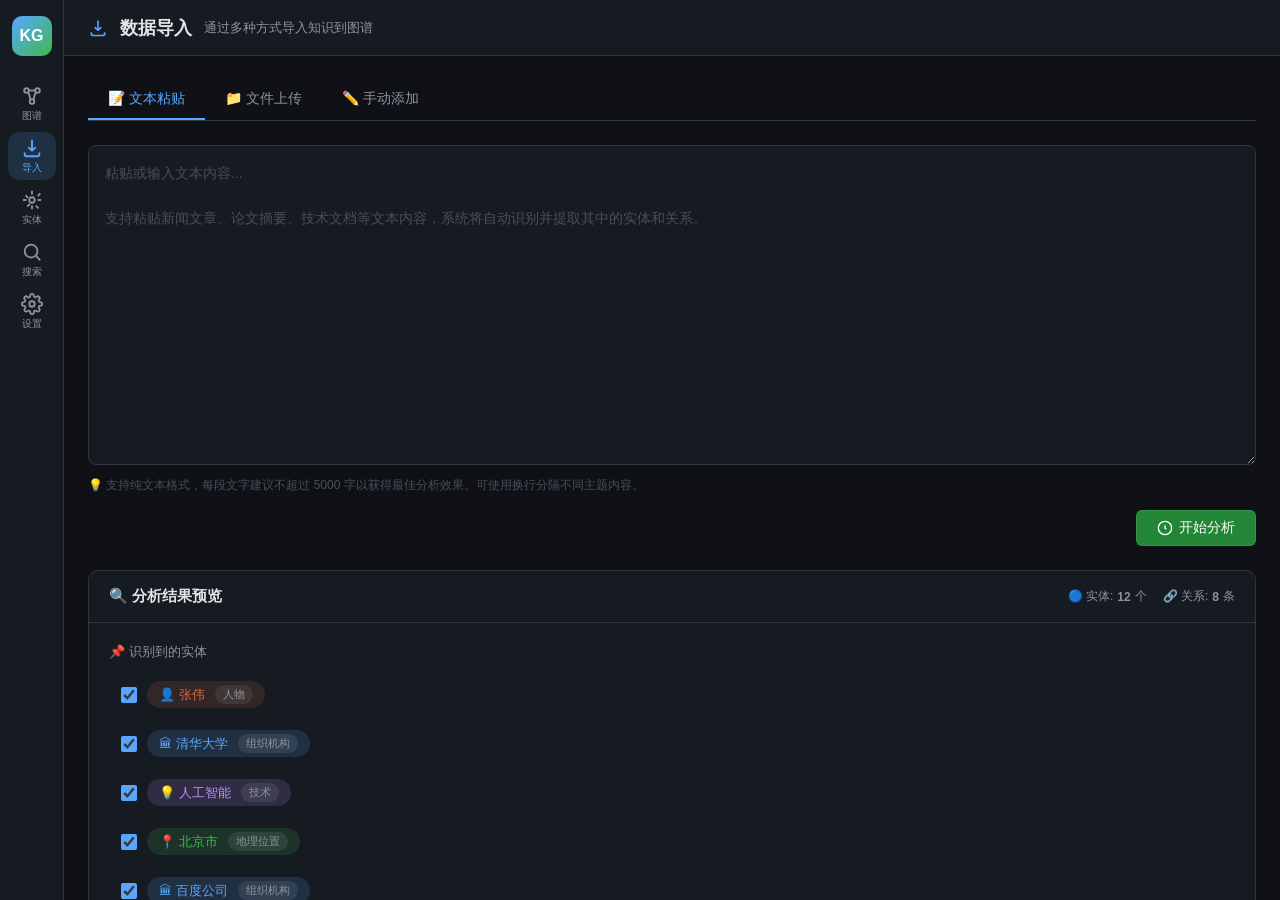
<file: docs/wireframe-import.html>
<!DOCTYPE html>
<html lang="zh-CN">
<head>
<meta charset="UTF-8">
<meta name="viewport" content="width=device-width, initial-scale=1.0">
<title>知识图谱系统 - 数据导入</title>
<style>
  * { margin: 0; padding: 0; box-sizing: border-box; }
  body { font-family: -apple-system, BlinkMacSystemFont, 'Segoe UI', 'PingFang SC', 'Hiragino Sans GB', 'Microsoft YaHei', sans-serif; background: #0f1117; color: #e1e4e8; display: flex; height: 100vh; overflow: hidden; }

  /* Left Navigation Rail */
  .nav-rail { width: 64px; background: #161b22; border-right: 1px solid #30363d; display: flex; flex-direction: column; align-items: center; padding: 16px 0; gap: 4px; flex-shrink: 0; }
  .nav-logo { width: 40px; height: 40px; background: linear-gradient(135deg, #58a6ff, #3fb950); border-radius: 10px; display: flex; align-items: center; justify-content: center; font-weight: 700; font-size: 16px; color: #fff; margin-bottom: 20px; }
  .nav-item { width: 48px; height: 48px; border-radius: 12px; display: flex; flex-direction: column; align-items: center; justify-content: center; gap: 2px; cursor: pointer; transition: background .2s; color: #8b949e; font-size: 10px; text-decoration: none; }
  .nav-item:hover { background: #21262d; color: #c9d1d9; }
  .nav-item.active { background: rgba(88,166,255,.15); color: #58a6ff; }
  .nav-item svg { width: 22px; height: 22px; }
  .nav-spacer { flex: 1; }
  .nav-bottom { display: flex; flex-direction: column; align-items: center; gap: 4px; }

  /* Main Content */
  .main { flex: 1; display: flex; flex-direction: column; overflow: hidden; }
  .header { height: 56px; border-bottom: 1px solid #30363d; display: flex; align-items: center; padding: 0 24px; gap: 12px; flex-shrink: 0; background: #161b22; }
  .header h1 { font-size: 18px; font-weight: 600; color: #e1e4e8; }
  .header .subtitle { font-size: 13px; color: #8b949e; }

  .content { flex: 1; overflow-y: auto; padding: 24px; }

  /* Tabs */
  .tabs { display: flex; gap: 0; border-bottom: 1px solid #30363d; margin-bottom: 24px; }
  .tab { padding: 10px 20px; font-size: 14px; color: #8b949e; cursor: pointer; border-bottom: 2px solid transparent; transition: all .2s; }
  .tab:hover { color: #c9d1d9; background: rgba(255,255,255,.03); }
  .tab.active { color: #58a6ff; border-bottom-color: #58a6ff; }
  .tab-panel { display: none; }
  .tab-panel.active { display: block; }

  /* Textarea Tab */
  .text-area { width: 100%; min-height: 320px; background: #161b22; border: 1px solid #30363d; border-radius: 8px; padding: 16px; color: #e1e4e8; font-size: 14px; line-height: 1.6; resize: vertical; font-family: inherit; }
  .text-area::placeholder { color: #484f58; }
  .text-area:focus { outline: none; border-color: #58a6ff; box-shadow: 0 0 0 3px rgba(88,166,255,.15); }
  .format-hint { font-size: 12px; color: #484f58; margin-top: 8px; }
  .text-actions { display: flex; justify-content: flex-end; margin-top: 16px; }

  /* Buttons */
  .btn { padding: 8px 20px; border-radius: 6px; font-size: 14px; font-weight: 500; cursor: pointer; border: 1px solid #30363d; background: #21262d; color: #c9d1d9; transition: all .15s; display: inline-flex; align-items: center; gap: 6px; }
  .btn:hover { background: #30363d; }
  .btn-primary { background: #238636; border-color: rgba(240,246,252,.1); color: #fff; }
  .btn-primary:hover { background: #2ea043; }
  .btn-accent { background: #1f6feb; border-color: rgba(240,246,252,.1); color: #fff; }
  .btn-accent:hover { background: #388bfd; }

  /* Upload Tab */
  .drop-zone { border: 2px dashed #30363d; border-radius: 12px; padding: 60px 24px; text-align: center; cursor: pointer; transition: all .2s; background: #161b22; }
  .drop-zone:hover, .drop-zone.dragover { border-color: #58a6ff; background: rgba(88,166,255,.05); }
  .drop-zone-icon { font-size: 48px; margin-bottom: 12px; opacity: .6; }
  .drop-zone p { font-size: 15px; color: #8b949e; margin-bottom: 8px; }
  .drop-zone .formats { font-size: 12px; color: #484f58; }

  .file-list { margin-top: 16px; display: flex; flex-direction: column; gap: 8px; }
  .file-item { display: flex; align-items: center; gap: 12px; background: #161b22; border: 1px solid #30363d; border-radius: 8px; padding: 12px 16px; }
  .file-icon { font-size: 20px; }
  .file-info { flex: 1; }
  .file-name { font-size: 14px; color: #e1e4e8; }
  .file-meta { font-size: 12px; color: #8b949e; margin-top: 2px; }
  .file-status { font-size: 12px; padding: 3px 10px; border-radius: 20px; }
  .file-status.done { background: rgba(63,185,80,.15); color: #3fb950; }
  .file-status.uploading { background: rgba(88,166,255,.15); color: #58a6ff; }

  /* Manual Tab */
  .form-section { background: #161b22; border: 1px solid #30363d; border-radius: 10px; padding: 20px; margin-bottom: 20px; }
  .form-section h3 { font-size: 15px; font-weight: 600; margin-bottom: 16px; display: flex; align-items: center; gap: 8px; }
  .form-section h3 .icon { font-size: 18px; }
  .form-grid { display: grid; grid-template-columns: 1fr 1fr; gap: 12px; }
  .form-grid .full { grid-column: 1 / -1; }
  .form-group label { display: block; font-size: 12px; color: #8b949e; margin-bottom: 6px; font-weight: 500; }
  .form-group input, .form-group select, .form-group textarea { width: 100%; background: #0f1117; border: 1px solid #30363d; border-radius: 6px; padding: 8px 12px; color: #e1e4e8; font-size: 13px; font-family: inherit; }
  .form-group input:focus, .form-group select:focus, .form-group textarea:focus { outline: none; border-color: #58a6ff; }
  .form-group select { appearance: none; background-image: url("data:image/svg+xml,%3Csvg xmlns='http://www.w3.org/2000/svg' width='12' height='12' fill='%238b949e' viewBox='0 0 16 16'%3E%3Cpath d='M8 11L3 6h10z'/%3E%3C/svg%3E"); background-repeat: no-repeat; background-position: right 10px center; }
  .form-group textarea { min-height: 72px; resize: vertical; }
  .form-actions { display: flex; justify-content: flex-end; margin-top: 12px; }

  /* Processing State */
  .processing-overlay { position: fixed; inset: 0; background: rgba(15,17,23,.8); display: flex; align-items: center; justify-content: center; z-index: 100; }
  .processing-card { background: #161b22; border: 1px solid #30363d; border-radius: 12px; padding: 40px 48px; text-align: center; }
  .spinner { width: 48px; height: 48px; border: 3px solid #30363d; border-top-color: #58a6ff; border-radius: 50%; animation: spin 1s linear infinite; margin: 0 auto 16px; }
  @keyframes spin { to { transform: rotate(360deg); } }
  .processing-card p { font-size: 15px; color: #c9d1d9; }
  .processing-card .detail { font-size: 12px; color: #8b949e; margin-top: 6px; }
  .progress-bar { width: 240px; height: 4px; background: #30363d; border-radius: 2px; margin: 12px auto 0; overflow: hidden; }
  .progress-fill { height: 100%; background: linear-gradient(90deg, #58a6ff, #3fb950); border-radius: 2px; animation: progress 2s ease-in-out infinite; width: 40%; }
  @keyframes progress { 0%{transform:translateX(-100%)} 100%{transform:translateX(350%)} }

  /* Results Preview */
  .results-section { background: #161b22; border: 1px solid #30363d; border-radius: 10px; margin-top: 24px; }
  .results-header { padding: 16px 20px; border-bottom: 1px solid #30363d; display: flex; align-items: center; justify-content: space-between; }
  .results-header h3 { font-size: 15px; font-weight: 600; }
  .results-header .stats { font-size: 12px; color: #8b949e; display: flex; gap: 16px; }
  .results-header .stats span { display: flex; align-items: center; gap: 4px; }
  .results-body { padding: 20px; }

  .results-sub { margin-bottom: 20px; }
  .results-sub:last-child { margin-bottom: 0; }
  .results-sub h4 { font-size: 13px; color: #8b949e; font-weight: 500; margin-bottom: 12px; display: flex; align-items: center; gap: 6px; }

  .entity-item, .relation-item { display: flex; align-items: center; gap: 10px; padding: 8px 12px; border-radius: 6px; margin-bottom: 6px; transition: background .15s; }
  .entity-item:hover, .relation-item:hover { background: #21262d; }
  .entity-item input[type="checkbox"], .relation-item input[type="checkbox"] { accent-color: #58a6ff; width: 16px; height: 16px; cursor: pointer; }

  .entity-badge { display: inline-flex; align-items: center; gap: 6px; padding: 4px 12px; border-radius: 20px; font-size: 13px; font-weight: 500; }
  .entity-badge.person { background: rgba(210,105,65,.15); color: #d26941; }
  .entity-badge.org { background: rgba(88,166,255,.15); color: #58a6ff; }
  .entity-badge.location { background: rgba(63,185,80,.15); color: #3fb950; }
  .entity-badge.tech { background: rgba(188,140,255,.15); color: #bc8cff; }
  .entity-badge.event { background: rgba(219,171,9,.15); color: #dbab09; }
  .entity-badge.concept { background: rgba(121,192,255,.15); color: #79c0ff; }

  .entity-type { font-size: 11px; padding: 2px 8px; border-radius: 10px; background: rgba(255,255,255,.08); color: #8b949e; margin-left: 4px; }

  .relation-arrow { display: flex; align-items: center; gap: 8px; font-size: 13px; color: #c9d1d9; }
  .relation-arrow .entity-ref { padding: 2px 10px; border-radius: 4px; background: rgba(88,166,255,.1); color: #79c0ff; font-size: 12px; }
  .relation-arrow .rel-type { color: #8b949e; font-size: 12px; padding: 2px 8px; background: rgba(255,255,255,.05); border-radius: 4px; }

  .results-actions { padding: 16px 20px; border-top: 1px solid #30363d; display: flex; align-items: center; justify-content: space-between; }
  .select-all { font-size: 13px; color: #58a6ff; cursor: pointer; display: flex; align-items: center; gap: 6px; background: none; border: none; }
  .select-all:hover { text-decoration: underline; }
</style>
</head>
<body>

<!-- Left Navigation Rail -->
<nav class="nav-rail">
  <div class="nav-logo">KG</div>
  <a class="nav-item" title="知识图谱">
    <svg viewBox="0 0 24 24" fill="none" stroke="currentColor" stroke-width="2"><circle cx="6" cy="6" r="2.5"/><circle cx="18" cy="6" r="2.5"/><circle cx="12" cy="18" r="2.5"/><line x1="8" y1="7.5" x2="10.5" y2="16"/><line x1="16" y1="7.5" x2="13.5" y2="16"/><line x1="8.5" y1="6" x2="15.5" y2="6"/></svg>
    <span>图谱</span>
  </a>
  <a class="nav-item active" title="数据导入">
    <svg viewBox="0 0 24 24" fill="none" stroke="currentColor" stroke-width="2"><path d="M12 3v12m0 0l-4-4m4 4l4-4"/><path d="M4 17v2a2 2 0 002 2h12a2 2 0 002-2v-2"/></svg>
    <span>导入</span>
  </a>
  <a class="nav-item" title="实体管理">
    <svg viewBox="0 0 24 24" fill="none" stroke="currentColor" stroke-width="2"><circle cx="12" cy="12" r="3"/><path d="M12 2v4m0 12v4m-7.07-15.07l2.83 2.83m8.48 8.48l2.83 2.83M2 12h4m12 0h4m-15.07 7.07l2.83-2.83m8.48-8.48l2.83-2.83"/></svg>
    <span>实体</span>
  </a>
  <a class="nav-item" title="搜索">
    <svg viewBox="0 0 24 24" fill="none" stroke="currentColor" stroke-width="2"><circle cx="11" cy="11" r="7"/><line x1="16.5" y1="16.5" x2="21" y2="21"/></svg>
    <span>搜索</span>
  </a>
  <a class="nav-item" title="设置">
    <svg viewBox="0 0 24 24" fill="none" stroke="currentColor" stroke-width="2"><circle cx="12" cy="12" r="3"/><path d="M19.4 15a1.65 1.65 0 00.33 1.82l.06.06a2 2 0 010 2.83 2 2 0 01-2.83 0l-.06-.06a1.65 1.65 0 00-1.82-.33 1.65 1.65 0 00-1 1.51V21a2 2 0 01-4 0v-.09A1.65 1.65 0 009 19.4a1.65 1.65 0 00-1.82.33l-.06.06a2 2 0 01-2.83 0 2 2 0 010-2.83l.06-.06A1.65 1.65 0 004.68 15a1.65 1.65 0 00-1.51-1H3a2 2 0 010-4h.09A1.65 1.65 0 004.6 9a1.65 1.65 0 00-.33-1.82l-.06-.06a2 2 0 112.83-2.83l.06.06A1.65 1.65 0 009 4.68a1.65 1.65 0 001-1.51V3a2 2 0 014 0v.09a1.65 1.65 0 001 1.51 1.65 1.65 0 001.82-.33l.06-.06a2 2 0 012.83 2.83l-.06.06A1.65 1.65 0 0019.4 9a1.65 1.65 0 001.51 1H21a2 2 0 010 4h-.09a1.65 1.65 0 00-1.51 1z"/></svg>
    <span>设置</span>
  </a>
</nav>

<!-- Main Content -->
<div class="main">
  <div class="header">
    <svg width="20" height="20" viewBox="0 0 24 24" fill="none" stroke="#58a6ff" stroke-width="2"><path d="M12 3v12m0 0l-4-4m4 4l4-4"/><path d="M4 17v2a2 2 0 002 2h12a2 2 0 002-2v-2"/></svg>
    <h1>数据导入</h1>
    <span class="subtitle">通过多种方式导入知识到图谱</span>
  </div>

  <div class="content">
    <!-- Tabs -->
    <div class="tabs">
      <div class="tab active" data-tab="text">📝 文本粘贴</div>
      <div class="tab" data-tab="file">📁 文件上传</div>
      <div class="tab" data-tab="manual">✏️ 手动添加</div>
    </div>

    <!-- Tab 1: Text Paste -->
    <div class="tab-panel active" id="tab-text">
      <textarea class="text-area" placeholder="粘贴或输入文本内容...&#10;&#10;支持粘贴新闻文章、论文摘要、技术文档等文本内容，系统将自动识别并提取其中的实体和关系。"></textarea>
      <p class="format-hint">💡 支持纯文本格式，每段文字建议不超过 5000 字以获得最佳分析效果。可使用换行分隔不同主题内容。</p>
      <div class="text-actions">
        <button class="btn btn-primary" onclick="showProcessing()">
          <svg width="16" height="16" viewBox="0 0 24 24" fill="none" stroke="currentColor" stroke-width="2"><circle cx="12" cy="12" r="10"/><path d="M12 8v4l2 2"/></svg>
          开始分析
        </button>
      </div>
    </div>

    <!-- Tab 2: File Upload -->
    <div class="tab-panel" id="tab-file">
      <div class="drop-zone" id="dropZone">
        <div class="drop-zone-icon">📤</div>
        <p>拖拽文件到此处或点击上传</p>
        <div class="formats">支持格式：TXT、PDF、DOCX、MD、JSON、CSV（单文件最大 20MB）</div>
      </div>
      <div class="file-list">
        <div class="file-item">
          <span class="file-icon">📄</span>
          <div class="file-info">
            <div class="file-name">research_paper_2024.txt</div>
            <div class="file-meta">2.3 MB · 上传于 2 分钟前</div>
          </div>
          <span class="file-status done">✓ 已完成</span>
        </div>
        <div class="file-item">
          <span class="file-icon">📊</span>
          <div class="file-info">
            <div class="file-name">knowledge_base.json</div>
            <div class="file-meta">856 KB · 上传中...</div>
          </div>
          <span class="file-status uploading">⏳ 上传中</span>
        </div>
      </div>
    </div>

    <!-- Tab 3: Manual Add -->
    <div class="tab-panel" id="tab-manual">
      <!-- Entity Form -->
      <div class="form-section">
        <h3><span class="icon">🔵</span> 添加实体</h3>
        <div class="form-grid">
          <div class="form-group">
            <label>实体名称 <span style="color:#f85149">*</span></label>
            <input type="text" placeholder="输入实体名称，如：北京大学">
          </div>
          <div class="form-group">
            <label>实体类型 <span style="color:#f85149">*</span></label>
            <select>
              <option value="" disabled selected>选择实体类型</option>
              <option>人物</option>
              <option>组织机构</option>
              <option>地理位置</option>
              <option>技术/概念</option>
              <option>事件</option>
              <option>产品</option>
              <option>其他</option>
            </select>
          </div>
          <div class="form-group full">
            <label>实体描述</label>
            <textarea placeholder="输入对该实体的简要描述（可选）"></textarea>
          </div>
        </div>
        <div class="form-actions">
          <button class="btn btn-accent">
            <svg width="14" height="14" viewBox="0 0 24 24" fill="none" stroke="currentColor" stroke-width="2"><line x1="12" y1="5" x2="12" y2="19"/><line x1="5" y1="12" x2="19" y2="12"/></svg>
            添加实体
          </button>
        </div>
      </div>

      <!-- Relation Form -->
      <div class="form-section">
        <h3><span class="icon">🔗</span> 添加关系</h3>
        <div class="form-grid">
          <div class="form-group">
            <label>源实体 <span style="color:#f85149">*</span></label>
            <select>
              <option value="" disabled selected>选择源实体</option>
              <option>北京大学</option>
              <option>清华大学</option>
              <option>人工智能</option>
              <option>张三</option>
            </select>
          </div>
          <div class="form-group">
            <label>目标实体 <span style="color:#f85149">*</span></label>
            <select>
              <option value="" disabled selected>选择目标实体</option>
              <option>北京大学</option>
              <option>清华大学</option>
              <option>人工智能</option>
              <option>张三</option>
            </select>
          </div>
          <div class="form-group">
            <label>关系类型 <span style="color:#f85149">*</span></label>
            <select>
              <option value="" disabled selected>选择关系类型</option>
              <option>属于</option>
              <option>位于</option>
              <option>研究</option>
              <option>创立</option>
              <option>合作</option>
              <option>参与</option>
              <option>其他</option>
            </select>
          </div>
          <div class="form-group">
            <label>证据文本</label>
            <input type="text" placeholder="支持该关系的原文出处">
          </div>
        </div>
        <div class="form-actions">
          <button class="btn btn-accent">
            <svg width="14" height="14" viewBox="0 0 24 24" fill="none" stroke="currentColor" stroke-width="2"><line x1="12" y1="5" x2="12" y2="19"/><line x1="5" y1="12" x2="19" y2="12"/></svg>
            添加关系
          </button>
        </div>
      </div>
    </div>

    <!-- Results Preview (shown after analysis) -->
    <div class="results-section" id="resultsSection">
      <div class="results-header">
        <h3>🔍 分析结果预览</h3>
        <div class="stats">
          <span>🔵 实体: <strong>12</strong> 个</span>
          <span>🔗 关系: <strong>8</strong> 条</span>
        </div>
      </div>
      <div class="results-body">
        <!-- Extracted Entities -->
        <div class="results-sub">
          <h4>📌 识别到的实体</h4>
          <div class="entity-item">
            <input type="checkbox" checked>
            <span class="entity-badge person">👤 张伟<span class="entity-type">人物</span></span>
          </div>
          <div class="entity-item">
            <input type="checkbox" checked>
            <span class="entity-badge org">🏛 清华大学<span class="entity-type">组织机构</span></span>
          </div>
          <div class="entity-item">
            <input type="checkbox" checked>
            <span class="entity-badge tech">💡 人工智能<span class="entity-type">技术</span></span>
          </div>
          <div class="entity-item">
            <input type="checkbox" checked>
            <span class="entity-badge location">📍 北京市<span class="entity-type">地理位置</span></span>
          </div>
          <div class="entity-item">
            <input type="checkbox" checked>
            <span class="entity-badge org">🏛 百度公司<span class="entity-type">组织机构</span></span>
          </div>
          <div class="entity-item">
            <input type="checkbox">
            <span class="entity-badge event">📅 世界人工智能大会<span class="entity-type">事件</span></span>
          </div>
          <div class="entity-item">
            <input type="checkbox" checked>
            <span class="entity-badge concept">📘 深度学习<span class="entity-type">概念</span></span>
          </div>
        </div>

        <!-- Extracted Relations -->
        <div class="results-sub">
          <h4>📌 识别到的关系</h4>
          <div class="relation-item">
            <input type="checkbox" checked>
            <div class="relation-arrow">
              <span class="entity-ref">张伟</span>
              <span class="rel-type">毕业于</span>
              →
              <span class="entity-ref">清华大学</span>
            </div>
          </div>
          <div class="relation-item">
            <input type="checkbox" checked>
            <div class="relation-arrow">
              <span class="entity-ref">张伟</span>
              <span class="rel-type">研究</span>
              →
              <span class="entity-ref">人工智能</span>
            </div>
          </div>
          <div class="relation-item">
            <input type="checkbox" checked>
            <div class="relation-arrow">
              <span class="entity-ref">清华大学</span>
              <span class="rel-type">位于</span>
              →
              <span class="entity-ref">北京市</span>
            </div>
          </div>
          <div class="relation-item">
            <input type="checkbox">
            <div class="relation-arrow">
              <span class="entity-ref">百度公司</span>
              <span class="rel-type">研发</span>
              →
              <span class="entity-ref">深度学习</span>
            </div>
          </div>
        </div>
      </div>
      <div class="results-actions">
        <button class="select-all" onclick="toggleAll()">
          <svg width="16" height="16" viewBox="0 0 24 24" fill="none" stroke="currentColor" stroke-width="2"><rect x="3" y="3" width="18" height="18" rx="2"/><polyline points="9 11 12 14 22 4"/></svg>
          全选
        </button>
        <button class="btn btn-primary">
          <svg width="16" height="16" viewBox="0 0 24 24" fill="none" stroke="currentColor" stroke-width="2"><path d="M12 3v12m0 0l-4-4m4 4l4-4"/><path d="M4 17v2a2 2 0 002 2h12a2 2 0 002-2v-2"/></svg>
          确认导入
        </button>
      </div>
    </div>
  </div>
</div>

<!-- Processing Overlay -->
<div class="processing-overlay" id="processingOverlay" style="display:none;">
  <div class="processing-card">
    <div class="spinner"></div>
    <p>正在分析文本内容...</p>
    <p class="detail">AI 模型正在识别实体和关系</p>
    <div class="progress-bar"><div class="progress-fill"></div></div>
  </div>
</div>

<script>
  // Tab switching
  document.querySelectorAll('.tab').forEach(tab => {
    tab.addEventListener('click', () => {
      document.querySelectorAll('.tab').forEach(t => t.classList.remove('active'));
      document.querySelectorAll('.tab-panel').forEach(p => p.classList.remove('active'));
      tab.classList.add('active');
      document.getElementById('tab-' + tab.dataset.tab).classList.add('active');
    });
  });

  // Drag and drop visual
  const dz = document.getElementById('dropZone');
  dz.addEventListener('dragover', e => { e.preventDefault(); dz.classList.add('dragover'); });
  dz.addEventListener('dragleave', () => dz.classList.remove('dragover'));
  dz.addEventListener('drop', e => { e.preventDefault(); dz.classList.remove('dragover'); });

  // Processing overlay demo
  function showProcessing() {
    const overlay = document.getElementById('processingOverlay');
    overlay.style.display = 'flex';
    setTimeout(() => overlay.style.display = 'none', 3000);
  }

  // Select all toggle
  let allSelected = true;
  function toggleAll() {
    allSelected = !allSelected;
    document.querySelectorAll('.results-section input[type="checkbox"]').forEach(cb => cb.checked = allSelected);
  }
</script>
</body>
</html>
</file>
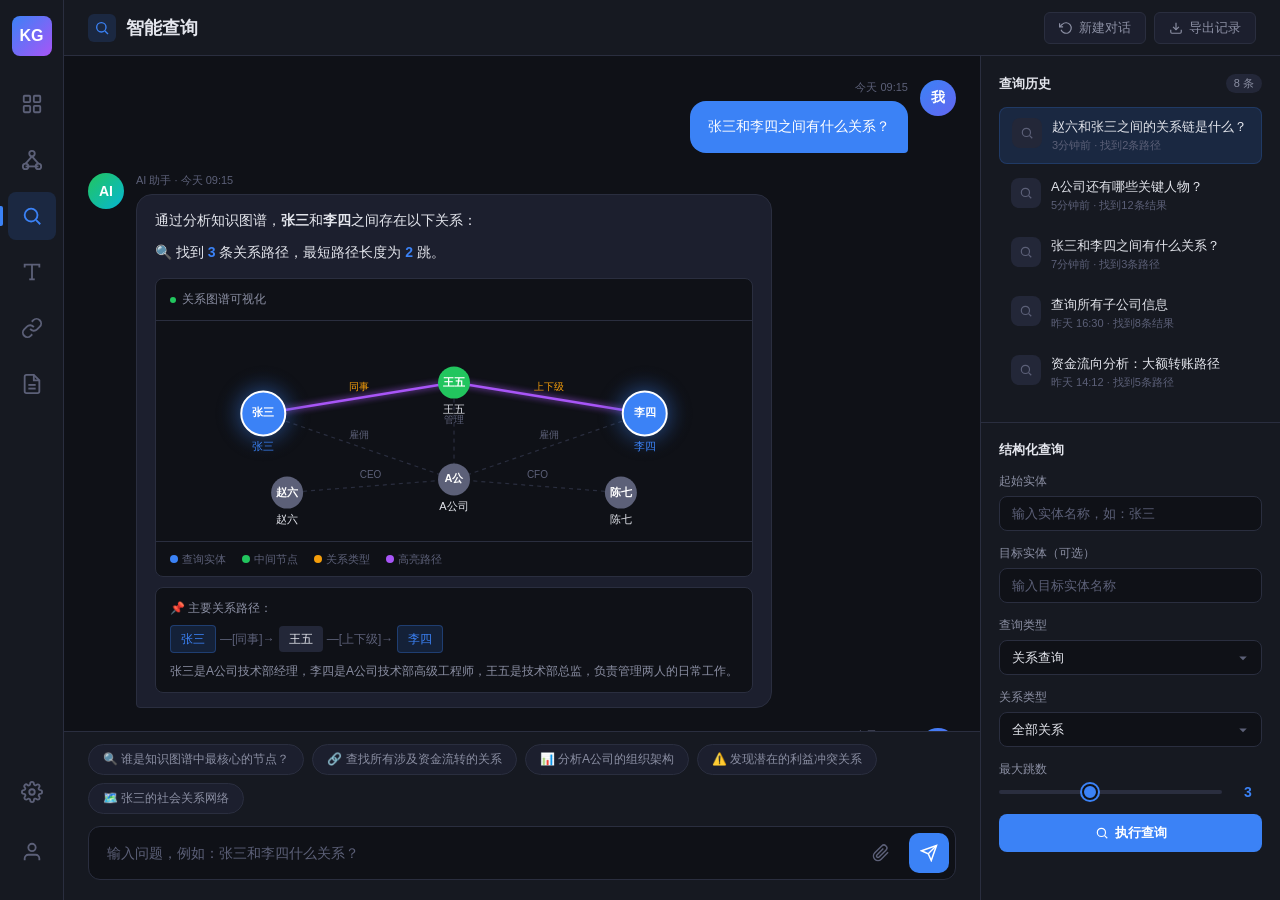
<file: docs/wireframe-query.html>
<!DOCTYPE html>
<html lang="zh-CN">
<head>
<meta charset="UTF-8">
<meta name="viewport" content="width=device-width, initial-scale=1.0">
<title>知识图谱系统 - 智能查询</title>
<style>
  /* ===== Reset & Base ===== */
  *, *::before, *::after { margin: 0; padding: 0; box-sizing: border-box; }
  :root {
    --bg: #0f1117;
    --surface: #161921;
    --surface2: #1c1f2e;
    --surface3: #232738;
    --border: #2a2e3f;
    --text: #e4e6ed;
    --text2: #8b8fa3;
    --text3: #5c6078;
    --blue: #3b82f6;
    --blue-dark: #1e3a5f;
    --blue-glow: rgba(59,130,246,0.15);
    --green: #22c55e;
    --orange: #f59e0b;
    --red: #ef4444;
    --purple: #a855f7;
    --cyan: #06b6d4;
    --nav-width: 64px;
    --sidebar-width: 300px;
    --radius: 12px;
    --radius-sm: 8px;
  }
  html, body { height: 100%; }
  body {
    font-family: -apple-system, BlinkMacSystemFont, 'Segoe UI', 'PingFang SC', 'Hiragino Sans GB', 'Microsoft YaHei', sans-serif;
    background: var(--bg);
    color: var(--text);
    display: flex;
    overflow: hidden;
  }

  /* ===== Scrollbar ===== */
  ::-webkit-scrollbar { width: 6px; }
  ::-webkit-scrollbar-track { background: transparent; }
  ::-webkit-scrollbar-thumb { background: var(--border); border-radius: 3px; }
  ::-webkit-scrollbar-thumb:hover { background: var(--text3); }

  /* ===== Left Navigation Rail ===== */
  .nav-rail {
    width: var(--nav-width);
    min-width: var(--nav-width);
    background: var(--surface);
    border-right: 1px solid var(--border);
    display: flex;
    flex-direction: column;
    align-items: center;
    padding: 16px 0;
    z-index: 10;
  }
  .nav-logo {
    width: 40px; height: 40px;
    background: linear-gradient(135deg, var(--blue), var(--purple));
    border-radius: var(--radius-sm);
    display: flex; align-items: center; justify-content: center;
    font-weight: 700; font-size: 16px; color: #fff;
    margin-bottom: 24px;
  }
  .nav-item {
    width: 48px; height: 48px;
    border-radius: var(--radius-sm);
    display: flex; align-items: center; justify-content: center;
    margin-bottom: 8px;
    cursor: pointer;
    transition: all 0.2s;
    position: relative;
    color: var(--text3);
  }
  .nav-item:hover { background: var(--surface2); color: var(--text2); }
  .nav-item.active {
    background: var(--blue-glow);
    color: var(--blue);
  }
  .nav-item.active::before {
    content: '';
    position: absolute;
    left: -8px;
    top: 50%; transform: translateY(-50%);
    width: 3px; height: 20px;
    background: var(--blue);
    border-radius: 0 2px 2px 0;
  }
  .nav-item svg { width: 22px; height: 22px; }
  .nav-item .tooltip {
    position: absolute; left: 58px; top: 50%; transform: translateY(-50%);
    background: var(--surface3); color: var(--text);
    padding: 6px 12px; border-radius: 6px;
    font-size: 12px; white-space: nowrap;
    pointer-events: none; opacity: 0;
    transition: opacity 0.2s;
    border: 1px solid var(--border);
  }
  .nav-item:hover .tooltip { opacity: 1; }
  .nav-spacer { flex: 1; }
  .nav-bottom { display: flex; flex-direction: column; align-items: center; gap: 4px; }

  /* ===== Main Content ===== */
  .main-area {
    flex: 1;
    display: flex;
    flex-direction: column;
    min-width: 0;
    position: relative;
  }

  /* ===== Top Header ===== */
  .page-header {
    height: 56px;
    padding: 0 24px;
    display: flex;
    align-items: center;
    justify-content: space-between;
    border-bottom: 1px solid var(--border);
    background: var(--surface);
    flex-shrink: 0;
  }
  .page-header h1 {
    font-size: 18px;
    font-weight: 600;
    display: flex;
    align-items: center;
    gap: 10px;
  }
  .page-header h1 .icon {
    width: 28px; height: 28px;
    background: var(--blue-glow);
    border-radius: 6px;
    display: flex; align-items: center; justify-content: center;
    color: var(--blue);
  }
  .header-actions { display: flex; gap: 8px; }
  .header-btn {
    padding: 6px 14px;
    border-radius: 6px;
    border: 1px solid var(--border);
    background: var(--surface2);
    color: var(--text2);
    font-size: 13px;
    cursor: pointer;
    display: flex; align-items: center; gap: 6px;
    transition: all 0.15s;
  }
  .header-btn:hover { border-color: var(--text3); color: var(--text); }

  /* ===== Content Body: Chat + Sidebar ===== */
  .content-body {
    flex: 1;
    display: flex;
    overflow: hidden;
  }

  /* ===== Chat Area ===== */
  .chat-area {
    flex: 1;
    display: flex;
    flex-direction: column;
    min-width: 0;
  }

  /* Messages Container */
  .messages-container {
    flex: 1;
    overflow-y: auto;
    padding: 24px;
    display: flex;
    flex-direction: column;
    gap: 20px;
  }

  /* Message Row */
  .message-row {
    display: flex;
    gap: 12px;
    max-width: 85%;
  }
  .message-row.user { align-self: flex-end; flex-direction: row-reverse; }
  .message-row.ai { align-self: flex-start; }

  .msg-avatar {
    width: 36px; height: 36px;
    border-radius: 50%;
    flex-shrink: 0;
    display: flex; align-items: center; justify-content: center;
    font-size: 14px; font-weight: 600;
  }
  .message-row.user .msg-avatar {
    background: linear-gradient(135deg, var(--blue), #6366f1);
    color: #fff;
  }
  .message-row.ai .msg-avatar {
    background: linear-gradient(135deg, var(--green), var(--cyan));
    color: #fff;
  }

  .msg-content { display: flex; flex-direction: column; gap: 6px; }
  .msg-meta {
    font-size: 11px;
    color: var(--text3);
    display: flex; align-items: center; gap: 8px;
  }
  .message-row.user .msg-meta { text-align: right; justify-content: flex-end; }

  .msg-bubble {
    padding: 14px 18px;
    font-size: 14px;
    line-height: 1.7;
    word-break: break-word;
  }
  .message-row.user .msg-bubble {
    background: var(--blue);
    color: #fff;
    border-radius: 16px 16px 4px 16px;
  }
  .message-row.ai .msg-bubble {
    background: var(--surface2);
    color: var(--text);
    border-radius: 16px 16px 16px 4px;
    border: 1px solid var(--border);
  }

  /* AI Message with embedded graph result */
  .msg-bubble .graph-result-card {
    margin-top: 14px;
    background: var(--bg);
    border: 1px solid var(--border);
    border-radius: var(--radius-sm);
    overflow: hidden;
  }
  .graph-result-card .grc-header {
    padding: 10px 14px;
    font-size: 12px;
    color: var(--text2);
    border-bottom: 1px solid var(--border);
    display: flex; align-items: center; gap: 6px;
  }
  .graph-result-card .grc-header .dot {
    width: 6px; height: 6px; border-radius: 50%;
    background: var(--green);
  }
  .graph-canvas-wrap {
    height: 220px;
    position: relative;
    overflow: hidden;
  }
  .graph-canvas-wrap canvas { display: block; width: 100%; height: 100%; }
  .graph-legend {
    padding: 8px 14px;
    font-size: 11px;
    color: var(--text3);
    border-top: 1px solid var(--border);
    display: flex; gap: 16px;
  }
  .graph-legend span { display: flex; align-items: center; gap: 4px; }
  .legend-dot {
    width: 8px; height: 8px; border-radius: 50%; display: inline-block;
  }

  .path-info {
    margin-top: 10px;
    padding: 10px 14px;
    background: var(--bg);
    border: 1px solid var(--border);
    border-radius: var(--radius-sm);
    font-size: 13px;
  }
  .path-info .path-title {
    font-size: 12px;
    color: var(--text2);
    margin-bottom: 6px;
  }
  .path-steps {
    display: flex; align-items: center; gap: 4px; flex-wrap: wrap;
  }
  .path-step {
    padding: 3px 10px;
    background: var(--surface3);
    border-radius: 4px;
    font-size: 12px;
    color: var(--text);
  }
  .path-step.highlight {
    background: var(--blue-glow);
    color: var(--blue);
    border: 1px solid rgba(59,130,246,0.3);
  }
  .path-arrow { color: var(--text3); font-size: 12px; }

  /* Typing indicator */
  .typing-indicator { display: flex; gap: 4px; padding: 8px 0; }
  .typing-dot {
    width: 6px; height: 6px; border-radius: 50%;
    background: var(--text3);
    animation: typingPulse 1.4s infinite ease-in-out;
  }
  .typing-dot:nth-child(2) { animation-delay: 0.2s; }
  .typing-dot:nth-child(3) { animation-delay: 0.4s; }
  @keyframes typingPulse {
    0%, 80%, 100% { opacity: 0.3; transform: scale(0.8); }
    40% { opacity: 1; transform: scale(1); }
  }

  /* ===== Input Area ===== */
  .input-area {
    padding: 12px 24px 20px;
    border-top: 1px solid var(--border);
    background: var(--surface);
    flex-shrink: 0;
  }

  /* Suggested Chips */
  .suggested-chips {
    display: flex;
    gap: 8px;
    margin-bottom: 12px;
    flex-wrap: wrap;
  }
  .chip {
    padding: 6px 14px;
    border-radius: 20px;
    border: 1px solid var(--border);
    background: var(--surface2);
    color: var(--text2);
    font-size: 12px;
    cursor: pointer;
    transition: all 0.15s;
    white-space: nowrap;
  }
  .chip:hover {
    border-color: var(--blue);
    color: var(--blue);
    background: var(--blue-glow);
  }
  .chip svg { width: 12px; height: 12px; margin-right: 4px; vertical-align: -1px; }

  .input-bar {
    display: flex;
    align-items: center;
    gap: 10px;
    background: var(--bg);
    border: 1px solid var(--border);
    border-radius: var(--radius);
    padding: 6px 6px 6px 18px;
    transition: border-color 0.2s;
  }
  .input-bar:focus-within { border-color: var(--blue); }
  .input-bar input {
    flex: 1;
    background: none;
    border: none;
    outline: none;
    color: var(--text);
    font-size: 14px;
    padding: 10px 0;
  }
  .input-bar input::placeholder { color: var(--text3); }
  .input-bar .attach-btn {
    width: 36px; height: 36px;
    border-radius: 8px;
    display: flex; align-items: center; justify-content: center;
    cursor: pointer; color: var(--text3);
    background: none; border: none;
    transition: color 0.15s;
  }
  .input-bar .attach-btn:hover { color: var(--text2); }
  .send-btn {
    width: 40px; height: 40px;
    border-radius: 10px;
    background: var(--blue);
    border: none;
    color: #fff;
    cursor: pointer;
    display: flex; align-items: center; justify-content: center;
    transition: all 0.15s;
    flex-shrink: 0;
  }
  .send-btn:hover { background: #2563eb; }
  .send-btn svg { width: 18px; height: 18px; }

  /* ===== Right Sidebar ===== */
  .sidebar {
    width: var(--sidebar-width);
    min-width: var(--sidebar-width);
    background: var(--surface);
    border-left: 1px solid var(--border);
    display: flex;
    flex-direction: column;
    overflow-y: auto;
  }

  .sidebar-section {
    padding: 18px;
    border-bottom: 1px solid var(--border);
  }
  .sidebar-section:last-child { border-bottom: none; }

  .section-title {
    font-size: 13px;
    font-weight: 600;
    color: var(--text);
    margin-bottom: 14px;
    display: flex;
    align-items: center;
    justify-content: space-between;
  }
  .section-title .badge {
    font-size: 11px;
    padding: 2px 8px;
    border-radius: 10px;
    background: var(--surface3);
    color: var(--text2);
    font-weight: 500;
  }

  /* Query History */
  .history-item {
    padding: 10px 12px;
    border-radius: var(--radius-sm);
    cursor: pointer;
    transition: background 0.15s;
    margin-bottom: 4px;
    display: flex;
    gap: 10px;
    align-items: flex-start;
  }
  .history-item:hover { background: var(--surface2); }
  .history-item.active { background: var(--blue-glow); border: 1px solid rgba(59,130,246,0.2); }
  .history-icon {
    width: 30px; height: 30px;
    border-radius: 8px;
    background: var(--surface3);
    display: flex; align-items: center; justify-content: center;
    flex-shrink: 0;
    color: var(--text3);
  }
  .history-icon svg { width: 14px; height: 14px; }
  .history-text {
    flex: 1; min-width: 0;
  }
  .history-text .hq {
    font-size: 13px;
    color: var(--text);
    white-space: nowrap;
    overflow: hidden;
    text-overflow: ellipsis;
  }
  .history-text .ht {
    font-size: 11px;
    color: var(--text3);
    margin-top: 2px;
  }

  /* Structured Query Form */
  .form-group {
    margin-bottom: 14px;
  }
  .form-label {
    display: block;
    font-size: 12px;
    color: var(--text2);
    margin-bottom: 6px;
  }
  .form-input, .form-select {
    width: 100%;
    padding: 9px 12px;
    background: var(--bg);
    border: 1px solid var(--border);
    border-radius: var(--radius-sm);
    color: var(--text);
    font-size: 13px;
    outline: none;
    transition: border-color 0.15s;
    font-family: inherit;
  }
  .form-input:focus, .form-select:focus { border-color: var(--blue); }
  .form-input::placeholder { color: var(--text3); }
  .form-select { cursor: pointer; appearance: none;
    background-image: url("data:image/svg+xml,%3Csvg xmlns='http://www.w3.org/2000/svg' width='12' height='12' fill='%235c6078' viewBox='0 0 16 16'%3E%3Cpath d='M8 11L3 6h10z'/%3E%3C/svg%3E");
    background-repeat: no-repeat;
    background-position: right 12px center;
    padding-right: 32px;
  }
  .form-select option { background: var(--surface2); color: var(--text); }

  /* Slider */
  .slider-wrap {
    display: flex; align-items: center; gap: 12px;
  }
  .slider-wrap input[type=range] {
    flex: 1;
    -webkit-appearance: none;
    appearance: none;
    height: 4px;
    background: var(--border);
    border-radius: 2px;
    outline: none;
  }
  .slider-wrap input[type=range]::-webkit-slider-thumb {
    -webkit-appearance: none;
    width: 16px; height: 16px;
    border-radius: 50%;
    background: var(--blue);
    cursor: pointer;
    border: 2px solid var(--bg);
    box-shadow: 0 0 0 2px var(--blue);
  }
  .slider-value {
    min-width: 28px;
    text-align: center;
    font-size: 14px;
    font-weight: 600;
    color: var(--blue);
  }

  .query-btn {
    width: 100%;
    padding: 10px;
    background: var(--blue);
    color: #fff;
    border: none;
    border-radius: var(--radius-sm);
    font-size: 13px;
    font-weight: 600;
    cursor: pointer;
    display: flex; align-items: center; justify-content: center; gap: 6px;
    transition: background 0.15s;
    margin-top: 4px;
  }
  .query-btn:hover { background: #2563eb; }

  /* ===== Animations ===== */
  @keyframes fadeInUp {
    from { opacity: 0; transform: translateY(8px); }
    to { opacity: 1; transform: translateY(0); }
  }
  .message-row { animation: fadeInUp 0.3s ease; }
</style>
</head>
<body>

<!-- ===== Left Navigation Rail ===== -->
<nav class="nav-rail">
  <div class="nav-logo">KG</div>

  <div class="nav-item" title="概览">
    <svg viewBox="0 0 24 24" fill="none" stroke="currentColor" stroke-width="2"><rect x="3" y="3" width="7" height="7" rx="1"/><rect x="14" y="3" width="7" height="7" rx="1"/><rect x="3" y="14" width="7" height="7" rx="1"/><rect x="14" y="14" width="7" height="7" rx="1"/></svg>
    <span class="tooltip">数据概览</span>
  </div>
  <div class="nav-item" title="知识图谱">
    <svg viewBox="0 0 24 24" fill="none" stroke="currentColor" stroke-width="2"><circle cx="12" cy="5" r="3"/><circle cx="5" cy="19" r="3"/><circle cx="19" cy="19" r="3"/><line x1="12" y1="8" x2="5" y2="16"/><line x1="12" y1="8" x2="19" y2="16"/><line x1="5" y1="19" x2="19" y2="19"/></svg>
    <span class="tooltip">知识图谱</span>
  </div>
  <div class="nav-item active" title="智能查询">
    <svg viewBox="0 0 24 24" fill="none" stroke="currentColor" stroke-width="2"><circle cx="11" cy="11" r="7"/><line x1="16.5" y1="16.5" x2="21" y2="21"/></svg>
    <span class="tooltip">智能查询</span>
  </div>
  <div class="nav-item" title="数据管理">
    <svg viewBox="0 0 24 24" fill="none" stroke="currentColor" stroke-width="2"><path d="M4 7V4h16v3"/><path d="M9 20h6"/><path d="M12 4v16"/></svg>
    <span class="tooltip">数据管理</span>
  </div>
  <div class="nav-item" title="关系发现">
    <svg viewBox="0 0 24 24" fill="none" stroke="currentColor" stroke-width="2"><path d="M10 13a5 5 0 0 0 7.54.54l3-3a5 5 0 0 0-7.07-7.07l-1.72 1.71"/><path d="M14 11a5 5 0 0 0-7.54-.54l-3 3a5 5 0 0 0 7.07 7.07l1.71-1.71"/></svg>
    <span class="tooltip">关系发现</span>
  </div>
  <div class="nav-item" title="分析报告">
    <svg viewBox="0 0 24 24" fill="none" stroke="currentColor" stroke-width="2"><path d="M14 2H6a2 2 0 0 0-2 2v16a2 2 0 0 0 2 2h12a2 2 0 0 0 2-2V8z"/><polyline points="14 2 14 8 20 8"/><line x1="16" y1="13" x2="8" y2="13"/><line x1="16" y1="17" x2="8" y2="17"/></svg>
    <span class="tooltip">分析报告</span>
  </div>

  <div class="nav-spacer"></div>

  <div class="nav-bottom">
    <div class="nav-item" title="系统设置">
      <svg viewBox="0 0 24 24" fill="none" stroke="currentColor" stroke-width="2"><circle cx="12" cy="12" r="3"/><path d="M19.4 15a1.65 1.65 0 0 0 .33 1.82l.06.06a2 2 0 1 1-2.83 2.83l-.06-.06a1.65 1.65 0 0 0-1.82-.33 1.65 1.65 0 0 0-1 1.51V21a2 2 0 1 1-4 0v-.09A1.65 1.65 0 0 0 9 19.4a1.65 1.65 0 0 0-1.82.33l-.06.06a2 2 0 1 1-2.83-2.83l.06-.06A1.65 1.65 0 0 0 4.68 15a1.65 1.65 0 0 0-1.51-1H3a2 2 0 1 1 0-4h.09A1.65 1.65 0 0 0 4.6 9a1.65 1.65 0 0 0-.33-1.82l-.06-.06a2 2 0 1 1 2.83-2.83l.06.06A1.65 1.65 0 0 0 9 4.68a1.65 1.65 0 0 0 1-1.51V3a2 2 0 1 1 4 0v.09a1.65 1.65 0 0 0 1 1.51 1.65 1.65 0 0 0 1.82-.33l.06-.06a2 2 0 1 1 2.83 2.83l-.06.06A1.65 1.65 0 0 0 19.4 9a1.65 1.65 0 0 0 1.51 1H21a2 2 0 1 1 0 4h-.09a1.65 1.65 0 0 0-1.51 1z"/></svg>
      <span class="tooltip">系统设置</span>
    </div>
    <div class="nav-item" title="用户">
      <svg viewBox="0 0 24 24" fill="none" stroke="currentColor" stroke-width="2"><path d="M20 21v-2a4 4 0 0 0-4-4H8a4 4 0 0 0-4 4v2"/><circle cx="12" cy="7" r="4"/></svg>
      <span class="tooltip">用户中心</span>
    </div>
  </div>
</nav>

<!-- ===== Main Content ===== -->
<div class="main-area">
  <!-- Page Header -->
  <header class="page-header">
    <h1>
      <span class="icon">
        <svg width="16" height="16" viewBox="0 0 24 24" fill="none" stroke="currentColor" stroke-width="2"><circle cx="11" cy="11" r="7"/><line x1="16.5" y1="16.5" x2="21" y2="21"/></svg>
      </span>
      智能查询
    </h1>
    <div class="header-actions">
      <button class="header-btn">
        <svg width="14" height="14" viewBox="0 0 24 24" fill="none" stroke="currentColor" stroke-width="2"><polyline points="1 4 1 10 7 10"/><path d="M3.51 15a9 9 0 1 0 2.13-9.36L1 10"/></svg>
        新建对话
      </button>
      <button class="header-btn">
        <svg width="14" height="14" viewBox="0 0 24 24" fill="none" stroke="currentColor" stroke-width="2"><path d="M21 15v4a2 2 0 0 1-2 2H5a2 2 0 0 1-2-2v-4"/><polyline points="7 10 12 15 17 10"/><line x1="12" y1="15" x2="12" y2="3"/></svg>
        导出记录
      </button>
    </div>
  </header>

  <!-- Content Body: Chat + Sidebar -->
  <div class="content-body">

    <!-- Chat Area -->
    <div class="chat-area">

      <!-- Messages -->
      <div class="messages-container" id="messagesContainer">

        <!-- User Message 1 -->
        <div class="message-row user">
          <div class="msg-avatar">我</div>
          <div class="msg-content">
            <div class="msg-meta"><span>今天 09:15</span></div>
            <div class="msg-bubble">张三和李四之间有什么关系？</div>
          </div>
        </div>

        <!-- AI Response 1 -->
        <div class="message-row ai">
          <div class="msg-avatar">AI</div>
          <div class="msg-content">
            <div class="msg-meta"><span>AI 助手 · 今天 09:15</span></div>
            <div class="msg-bubble">
              <div>通过分析知识图谱，<strong>张三</strong>和<strong>李四</strong>之间存在以下关系：</div>
              <div style="margin-top:8px;">🔍 找到 <strong style="color:var(--blue)">3</strong> 条关系路径，最短路径长度为 <strong style="color:var(--blue)">2</strong> 跳。</div>

              <!-- Mini Graph Visualization -->
              <div class="graph-result-card">
                <div class="grc-header"><span class="dot"></span> 关系图谱可视化</div>
                <div class="graph-canvas-wrap">
                  <canvas id="graphCanvas1"></canvas>
                </div>
                <div class="graph-legend">
                  <span><span class="legend-dot" style="background:var(--blue)"></span> 查询实体</span>
                  <span><span class="legend-dot" style="background:var(--green)"></span> 中间节点</span>
                  <span><span class="legend-dot" style="background:var(--orange)"></span> 关系类型</span>
                  <span><span class="legend-dot" style="background:var(--purple)"></span> 高亮路径</span>
                </div>
              </div>

              <!-- Path Info -->
              <div class="path-info">
                <div class="path-title">📌 主要关系路径：</div>
                <div class="path-steps">
                  <span class="path-step highlight">张三</span>
                  <span class="path-arrow">—[同事]→</span>
                  <span class="path-step">王五</span>
                  <span class="path-arrow">—[上下级]→</span>
                  <span class="path-step highlight">李四</span>
                </div>
                <div style="margin-top:8px;font-size:12px;color:var(--text2);">
                  张三是A公司技术部经理，李四是A公司技术部高级工程师，王五是技术部总监，负责管理两人的日常工作。
                </div>
              </div>
            </div>
          </div>
        </div>

        <!-- User Message 2 -->
        <div class="message-row user">
          <div class="msg-avatar">我</div>
          <div class="msg-content">
            <div class="msg-meta"><span>今天 09:17</span></div>
            <div class="msg-bubble">A公司还有哪些关键人物？</div>
          </div>
        </div>

        <!-- AI Response 2 -->
        <div class="message-row ai">
          <div class="msg-avatar">AI</div>
          <div class="msg-content">
            <div class="msg-meta"><span>AI 助手 · 今天 09:17</span></div>
            <div class="msg-bubble">
              <div>A公司的关键人物包括：</div>
              <div style="margin-top:10px;">
                <table style="width:100%;font-size:13px;border-collapse:collapse;">
                  <tr style="border-bottom:1px solid var(--border);">
                    <td style="padding:6px 0;color:var(--text2);">姓名</td>
                    <td style="padding:6px 0;color:var(--text2);">职位</td>
                    <td style="padding:6px 0;color:var(--text2);">重要度</td>
                  </tr>
                  <tr style="border-bottom:1px solid var(--border);">
                    <td style="padding:8px 0;"><span style="color:var(--blue);">赵六</span></td>
                    <td style="padding:8px 0;">CEO</td>
                    <td style="padding:8px 0;"><span style="color:var(--red);">●●●●●</span> 极高</td>
                  </tr>
                  <tr style="border-bottom:1px solid var(--border);">
                    <td style="padding:8px 0;"><span style="color:var(--blue);">王五</span></td>
                    <td style="padding:8px 0;">技术总监</td>
                    <td style="padding:8px 0;"><span style="color:var(--orange);">●●●●</span>○</td>
                  </tr>
                  <tr>
                    <td style="padding:8px 0;"><span style="color:var(--blue);">陈七</span></td>
                    <td style="padding:8px 0;">CFO</td>
                    <td style="padding:8px 0;"><span style="color:var(--orange);">●●●</span>○○</td>
                  </tr>
                </table>
              </div>
              <div style="margin-top:10px;font-size:13px;color:var(--text2);">
                共找到 <strong style="color:var(--text)">12</strong> 位与A公司相关的人物，以上为关联度最高的前3位。
              </div>
            </div>
          </div>
        </div>

        <!-- User Message 3 -->
        <div class="message-row user">
          <div class="msg-avatar">我</div>
          <div class="msg-content">
            <div class="msg-meta"><span>今天 09:18</span></div>
            <div class="msg-bubble">赵六和张三之间的关系链是什么？</div>
          </div>
        </div>

        <!-- AI Response 3 with graph -->
        <div class="message-row ai">
          <div class="msg-avatar">AI</div>
          <div class="msg-content">
            <div class="msg-meta"><span>AI 助手 · 今天 09:18</span></div>
            <div class="msg-bubble">
              <div><strong>赵六</strong>（CEO）与<strong>张三</strong>（技术部经理）的关系链如下：</div>

              <div class="graph-result-card">
                <div class="grc-header"><span class="dot"></span> 关系路径可视化</div>
                <div class="graph-canvas-wrap">
                  <canvas id="graphCanvas2"></canvas>
                </div>
                <div class="graph-legend">
                  <span><span class="legend-dot" style="background:var(--blue)"></span> 查询实体</span>
                  <span><span class="legend-dot" style="background:var(--green)"></span> 中间节点</span>
                  <span><span class="legend-dot" style="background:var(--purple)"></span> 高亮路径</span>
                </div>
              </div>

              <div class="path-info">
                <div class="path-title">📌 最短路径（2跳）：</div>
                <div class="path-steps">
                  <span class="path-step highlight">赵六</span>
                  <span class="path-arrow">—[管理]→</span>
                  <span class="path-step">王五</span>
                  <span class="path-arrow">—[管理]→</span>
                  <span class="path-step highlight">张三</span>
                </div>
              </div>
              <div class="path-info" style="margin-top:8px;">
                <div class="path-title">📌 备选路径（3跳）：</div>
                <div class="path-steps">
                  <span class="path-step highlight">赵六</span>
                  <span class="path-arrow">—[投资]→</span>
                  <span class="path-step">A公司</span>
                  <span class="path-arrow">—[雇佣]→</span>
                  <span class="path-step">技术部</span>
                  <span class="path-arrow">—[隶属]→</span>
                  <span class="path-step highlight">张三</span>
                </div>
              </div>
            </div>
          </div>
        </div>

        <!-- AI Typing Indicator -->
        <div class="message-row ai" id="typingIndicator" style="display:none;">
          <div class="msg-avatar">AI</div>
          <div class="msg-content">
            <div class="msg-bubble">
              <div class="typing-indicator">
                <div class="typing-dot"></div>
                <div class="typing-dot"></div>
                <div class="typing-dot"></div>
              </div>
            </div>
          </div>
        </div>

      </div>

      <!-- Input Area -->
      <div class="input-area">
        <!-- Suggested Questions -->
        <div class="suggested-chips">
          <div class="chip" onclick="insertQuestion(this)">🔍 谁是知识图谱中最核心的节点？</div>
          <div class="chip" onclick="insertQuestion(this)">🔗 查找所有涉及资金流转的关系</div>
          <div class="chip" onclick="insertQuestion(this)">📊 分析A公司的组织架构</div>
          <div class="chip" onclick="insertQuestion(this)">⚠️ 发现潜在的利益冲突关系</div>
          <div class="chip" onclick="insertQuestion(this)">🗺️ 张三的社会关系网络</div>
        </div>
        <!-- Input Bar -->
        <div class="input-bar">
          <input type="text" id="queryInput" placeholder="输入问题，例如：张三和李四什么关系？" />
          <button class="attach-btn" title="附件">
            <svg width="18" height="18" viewBox="0 0 24 24" fill="none" stroke="currentColor" stroke-width="2"><path d="M21.44 11.05l-9.19 9.19a6 6 0 0 1-8.49-8.49l9.19-9.19a4 4 0 0 1 5.66 5.66l-9.2 9.19a2 2 0 0 1-2.83-2.83l8.49-8.48"/></svg>
          </button>
          <button class="send-btn" onclick="sendMessage()" title="发送">
            <svg viewBox="0 0 24 24" fill="none" stroke="currentColor" stroke-width="2"><line x1="22" y1="2" x2="11" y2="13"/><polygon points="22 2 15 22 11 13 2 9 22 2"/></svg>
          </button>
        </div>
      </div>
    </div>

    <!-- Right Sidebar -->
    <aside class="sidebar">

      <!-- Query History -->
      <div class="sidebar-section">
        <div class="section-title">
          查询历史
          <span class="badge">8 条</span>
        </div>
        <div class="history-item active">
          <div class="history-icon">
            <svg viewBox="0 0 24 24" fill="none" stroke="currentColor" stroke-width="2"><circle cx="11" cy="11" r="7"/><line x1="16.5" y1="16.5" x2="21" y2="21"/></svg>
          </div>
          <div class="history-text">
            <div class="hq">赵六和张三之间的关系链是什么？</div>
            <div class="ht">3分钟前 · 找到2条路径</div>
          </div>
        </div>
        <div class="history-item">
          <div class="history-icon">
            <svg viewBox="0 0 24 24" fill="none" stroke="currentColor" stroke-width="2"><circle cx="11" cy="11" r="7"/><line x1="16.5" y1="16.5" x2="21" y2="21"/></svg>
          </div>
          <div class="history-text">
            <div class="hq">A公司还有哪些关键人物？</div>
            <div class="ht">5分钟前 · 找到12条结果</div>
          </div>
        </div>
        <div class="history-item">
          <div class="history-icon">
            <svg viewBox="0 0 24 24" fill="none" stroke="currentColor" stroke-width="2"><circle cx="11" cy="11" r="7"/><line x1="16.5" y1="16.5" x2="21" y2="21"/></svg>
          </div>
          <div class="history-text">
            <div class="hq">张三和李四之间有什么关系？</div>
            <div class="ht">7分钟前 · 找到3条路径</div>
          </div>
        </div>
        <div class="history-item">
          <div class="history-icon">
            <svg viewBox="0 0 24 24" fill="none" stroke="currentColor" stroke-width="2"><circle cx="11" cy="11" r="7"/><line x1="16.5" y1="16.5" x2="21" y2="21"/></svg>
          </div>
          <div class="history-text">
            <div class="hq">查询所有子公司信息</div>
            <div class="ht">昨天 16:30 · 找到8条结果</div>
          </div>
        </div>
        <div class="history-item">
          <div class="history-icon">
            <svg viewBox="0 0 24 24" fill="none" stroke="currentColor" stroke-width="2"><circle cx="11" cy="11" r="7"/><line x1="16.5" y1="16.5" x2="21" y2="21"/></svg>
          </div>
          <div class="history-text">
            <div class="hq">资金流向分析：大额转账路径</div>
            <div class="ht">昨天 14:12 · 找到5条路径</div>
          </div>
        </div>
      </div>

      <!-- Structured Query -->
      <div class="sidebar-section">
        <div class="section-title">结构化查询</div>

        <div class="form-group">
          <label class="form-label">起始实体</label>
          <input class="form-input" type="text" placeholder="输入实体名称，如：张三" />
        </div>

        <div class="form-group">
          <label class="form-label">目标实体（可选）</label>
          <input class="form-input" type="text" placeholder="输入目标实体名称" />
        </div>

        <div class="form-group">
          <label class="form-label">查询类型</label>
          <select class="form-select">
            <option>关系查询</option>
            <option>路径查询</option>
            <option>邻居查询</option>
            <option>属性查询</option>
            <option>子图查询</option>
          </select>
        </div>

        <div class="form-group">
          <label class="form-label">关系类型</label>
          <select class="form-select">
            <option>全部关系</option>
            <option>亲属关系</option>
            <option>同事关系</option>
            <option>投资关系</option>
            <option>雇佣关系</option>
            <option>交易关系</option>
          </select>
        </div>

        <div class="form-group">
          <label class="form-label">最大跳数</label>
          <div class="slider-wrap">
            <input type="range" min="1" max="6" value="3" id="hopSlider" oninput="document.getElementById('hopValue').textContent=this.value" />
            <span class="slider-value" id="hopValue">3</span>
          </div>
        </div>

        <button class="query-btn">
          <svg width="14" height="14" viewBox="0 0 24 24" fill="none" stroke="currentColor" stroke-width="2"><circle cx="11" cy="11" r="7"/><line x1="16.5" y1="16.5" x2="21" y2="21"/></svg>
          执行查询
        </button>
      </div>
    </aside>
  </div>
</div>

<script>
// ===== Graph Visualization (Simplified Canvas) =====
function drawGraph(canvasId, config) {
  const canvas = document.getElementById(canvasId);
  if (!canvas) return;
  const ctx = canvas.getContext('2d');
  const dpr = window.devicePixelRatio || 1;
  const rect = canvas.parentElement.getBoundingClientRect();
  canvas.width = rect.width * dpr;
  canvas.height = rect.height * dpr;
  canvas.style.width = rect.width + 'px';
  canvas.style.height = rect.height + 'px';
  ctx.scale(dpr, dpr);
  const W = rect.width, H = rect.height;

  // Colors
  const colors = {
    query: '#3b82f6',
    intermediate: '#22c55e',
    highlight: '#a855f7',
    edge: '#2a2e3f',
    highlightEdge: '#a855f7',
    text: '#e4e6ed',
    textDim: '#5c6078',
    orange: '#f59e0b',
  };

  // Draw edges
  config.edges.forEach(e => {
    const from = config.nodes[e.from];
    const to = config.nodes[e.to];
    ctx.beginPath();
    ctx.moveTo(from.x * W, from.y * H);
    ctx.lineTo(to.x * W, to.y * H);
    ctx.strokeStyle = e.highlight ? colors.highlightEdge : colors.edge;
    ctx.lineWidth = e.highlight ? 2.5 : 1.2;
    if (e.highlight) {
      ctx.setLineDash([]);
      ctx.shadowColor = colors.highlightEdge;
      ctx.shadowBlur = 6;
    } else {
      ctx.setLineDash([4, 4]);
      ctx.shadowBlur = 0;
    }
    ctx.stroke();
    ctx.setLineDash([]);
    ctx.shadowBlur = 0;

    // Edge label
    if (e.label) {
      const mx = ((from.x + to.x) / 2) * W;
      const my = ((from.y + to.y) / 2) * H - 8;
      ctx.font = '10px sans-serif';
      ctx.fillStyle = e.highlight ? colors.orange : colors.textDim;
      ctx.textAlign = 'center';
      ctx.fillText(e.label, mx, my);
    }
  });

  // Draw nodes
  config.nodes.forEach((n, i) => {
    const nx = n.x * W, ny = n.y * H;
    const r = n.type === 'query' ? 22 : (n.type === 'highlight' ? 20 : 16);

    // Glow for query/highlight nodes
    if (n.type === 'query' || n.type === 'highlight') {
      const gradient = ctx.createRadialGradient(nx, ny, r, nx, ny, r * 2.2);
      const c = n.type === 'query' ? colors.query : colors.highlight;
      gradient.addColorStop(0, c + '40');
      gradient.addColorStop(1, 'transparent');
      ctx.beginPath();
      ctx.arc(nx, ny, r * 2.2, 0, Math.PI * 2);
      ctx.fillStyle = gradient;
      ctx.fill();
    }

    // Node circle
    ctx.beginPath();
    ctx.arc(nx, ny, r, 0, Math.PI * 2);
    let fillColor;
    switch(n.type) {
      case 'query': fillColor = colors.query; break;
      case 'highlight': fillColor = colors.highlight; break;
      case 'intermediate': fillColor = colors.intermediate; break;
      default: fillColor = colors.textDim;
    }
    ctx.fillStyle = fillColor;
    ctx.fill();

    // Border
    ctx.beginPath();
    ctx.arc(nx, ny, r, 0, Math.PI * 2);
    ctx.strokeStyle = n.type === 'query' ? '#fff' : (n.type === 'highlight' ? '#fff' : 'transparent');
    ctx.lineWidth = 2;
    ctx.stroke();

    // Label
    ctx.font = 'bold 11px sans-serif';
    ctx.fillStyle = '#fff';
    ctx.textAlign = 'center';
    ctx.textBaseline = 'middle';
    ctx.fillText(n.label.substring(0, 2), nx, ny);

    // Full name below
    ctx.font = '11px sans-serif';
    ctx.fillStyle = n.type === 'query' ? colors.query : (n.type === 'highlight' ? colors.highlight : colors.text);
    ctx.textBaseline = 'top';
    ctx.fillText(n.label, nx, ny + r + 6);
  });
}

// Graph 1: 张三 — 王五 — 李四
const graph1Config = {
  nodes: [
    { label: '张三', x: 0.18, y: 0.42, type: 'query' },
    { label: '王五', x: 0.5, y: 0.28, type: 'intermediate' },
    { label: '李四', x: 0.82, y: 0.42, type: 'query' },
    { label: 'A公司', x: 0.5, y: 0.72, type: 'default' },
    { label: '赵六', x: 0.22, y: 0.78, type: 'default' },
    { label: '陈七', x: 0.78, y: 0.78, type: 'default' },
  ],
  edges: [
    { from: 0, to: 1, label: '同事', highlight: true },
    { from: 1, to: 2, label: '上下级', highlight: true },
    { from: 0, to: 3, label: '雇佣', highlight: false },
    { from: 2, to: 3, label: '雇佣', highlight: false },
    { from: 1, to: 3, label: '管理', highlight: false },
    { from: 4, to: 3, label: 'CEO', highlight: false },
    { from: 5, to: 3, label: 'CFO', highlight: false },
  ]
};

// Graph 2: 赵六 — 王五 — 张三
const graph2Config = {
  nodes: [
    { label: '赵六', x: 0.15, y: 0.35, type: 'query' },
    { label: '王五', x: 0.5, y: 0.3, type: 'intermediate' },
    { label: '张三', x: 0.85, y: 0.35, type: 'highlight' },
    { label: 'A公司', x: 0.5, y: 0.75, type: 'default' },
    { label: '技术部', x: 0.82, y: 0.75, type: 'default' },
  ],
  edges: [
    { from: 0, to: 1, label: '管理', highlight: true },
    { from: 1, to: 2, label: '管理', highlight: true },
    { from: 0, to: 3, label: 'CEO', highlight: false },
    { from: 3, to: 4, label: '部门', highlight: false },
    { from: 2, to: 4, label: '隶属', highlight: false },
  ]
};

// Draw graphs
window.addEventListener('load', () => {
  drawGraph('graphCanvas1', graph1Config);
  drawGraph('graphCanvas2', graph2Config);
});
window.addEventListener('resize', () => {
  drawGraph('graphCanvas1', graph1Config);
  drawGraph('graphCanvas2', graph2Config);
});

// ===== Interaction =====
function insertQuestion(chip) {
  document.getElementById('queryInput').value = chip.textContent.replace(/^[^\s]+\s/, '');
  document.getElementById('queryInput').focus();
}

function sendMessage() {
  const input = document.getElementById('queryInput');
  const text = input.value.trim();
  if (!text) return;

  const container = document.getElementById('messagesContainer');
  const typing = document.getElementById('typingIndicator');

  // Add user message
  const userRow = document.createElement('div');
  userRow.className = 'message-row user';
  userRow.innerHTML = `
    <div class="msg-avatar">我</div>
    <div class="msg-content">
      <div class="msg-meta"><span>刚刚</span></div>
      <div class="msg-bubble">${text.replace(/</g,'&lt;')}</div>
    </div>
  `;
  container.insertBefore(userRow, typing);
  input.value = '';

  // Show typing
  typing.style.display = 'flex';
  container.scrollTop = container.scrollHeight;

  // Simulate AI response
  setTimeout(() => {
    typing.style.display = 'none';
    const aiRow = document.createElement('div');
    aiRow.className = 'message-row ai';
    aiRow.innerHTML = `
      <div class="msg-avatar">AI</div>
      <div class="msg-content">
        <div class="msg-meta"><span>AI 助手 · 刚刚</span></div>
        <div class="msg-bubble">正在分析知识图谱中与「${text.replace(/</g,'&lt;')}」相关的数据，请稍候……<br><br><span style="color:var(--text3);font-size:12px;">💡 提示：您可以在右侧使用结构化查询进行精确检索</span></div>
      </div>
    `;
    container.insertBefore(aiRow, typing);
    container.scrollTop = container.scrollHeight;
  }, 1800);

  container.scrollTop = container.scrollHeight;
}

// Enter key to send
document.getElementById('queryInput').addEventListener('keydown', function(e) {
  if (e.key === 'Enter' && !e.shiftKey) {
    e.preventDefault();
    sendMessage();
  }
});
</script>
</body>
</html>
</file>
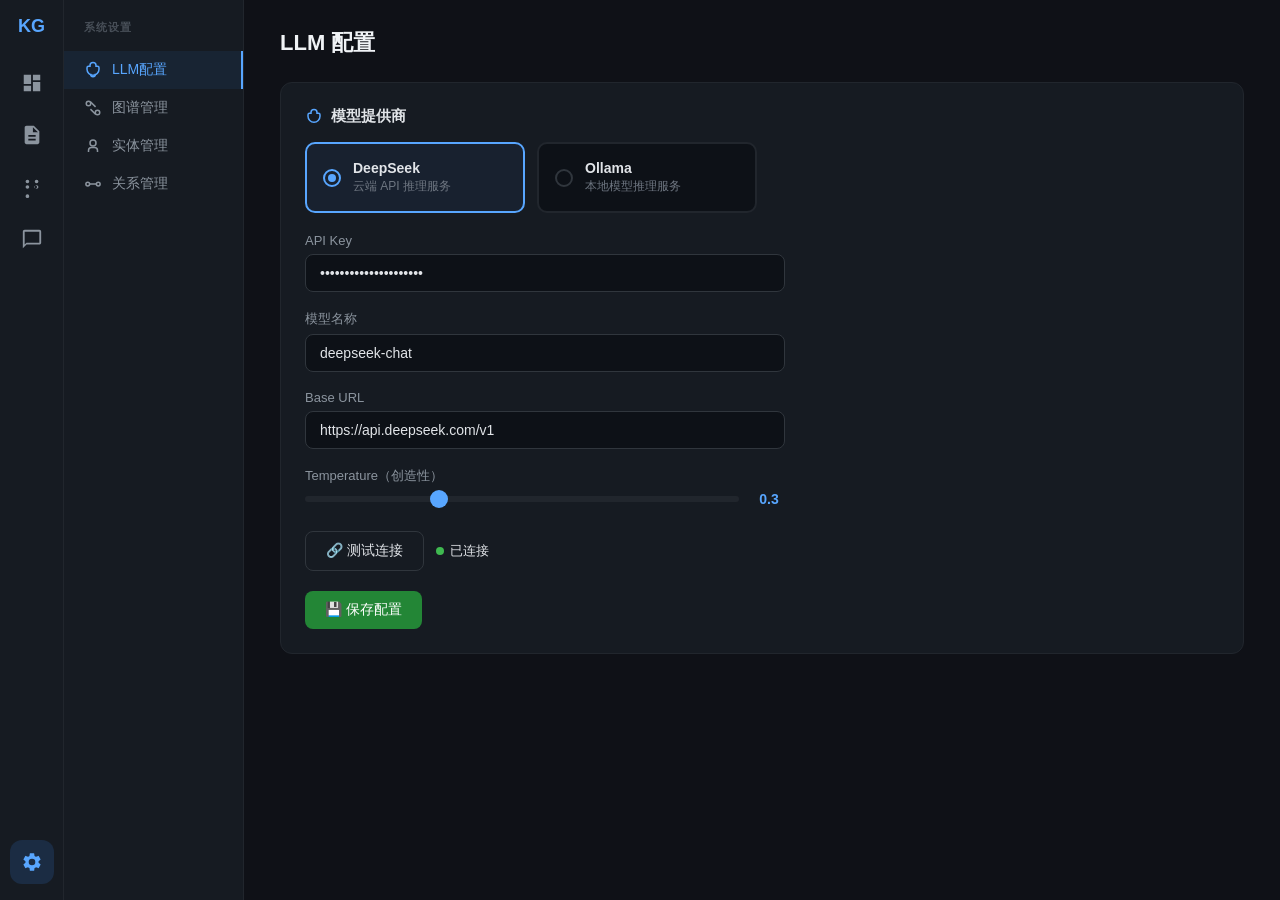
<file: docs/wireframe-settings.html>
<!DOCTYPE html>
<html lang="zh-CN">
<head>
<meta charset="UTF-8">
<meta name="viewport" content="width=device-width, initial-scale=1.0">
<title>知识图谱系统 - 设置</title>
<style>
*{margin:0;padding:0;box-sizing:border-box}
body{font-family:-apple-system,BlinkMacSystemFont,'Segoe UI','PingFang SC','Microsoft YaHei',sans-serif;background:#0f1117;color:#e1e4e8;display:flex;height:100vh;overflow:hidden}

/* Left Nav Rail */
.nav-rail{width:64px;background:#161b22;border-right:1px solid #21262d;display:flex;flex-direction:column;align-items:center;padding:16px 0;gap:8px;flex-shrink:0}
.nav-icon{width:44px;height:44px;border-radius:12px;display:flex;align-items:center;justify-content:center;cursor:pointer;color:#8b949e;transition:all .2s;font-size:13px;text-align:center;line-height:1.2}
.nav-icon:hover{background:#21262d;color:#e1e4e8}
.nav-icon.active{background:rgba(56,139,253,.15);color:#58a6ff}
.nav-icon svg{width:22px;height:22px;fill:currentColor}
.nav-logo{margin-bottom:16px;color:#58a6ff;font-weight:700;font-size:18px}
.nav-spacer{flex:1}

/* Main Area */
.main{flex:1;display:flex;overflow:hidden}

/* Sub Nav */
.sub-nav{width:180px;background:#161b22;border-right:1px solid #21262d;padding:20px 0;flex-shrink:0}
.sub-nav-title{padding:0 20px 16px;font-size:11px;text-transform:uppercase;color:#484f58;letter-spacing:1px;font-weight:600}
.sub-nav-item{padding:10px 20px;font-size:14px;color:#8b949e;cursor:pointer;display:flex;align-items:center;gap:10px;transition:all .15s}
.sub-nav-item:hover{color:#e1e4e8;background:rgba(255,255,255,.03)}
.sub-nav-item.active{color:#58a6ff;background:rgba(56,139,253,.08);border-right:2px solid #58a6ff}
.sub-nav-item svg{width:18px;height:18px;flex-shrink:0}

/* Content */
.content{flex:1;padding:28px 36px;overflow-y:auto}
.content::-webkit-scrollbar{width:6px}
.content::-webkit-scrollbar-thumb{background:#30363d;border-radius:3px}
.page-title{font-size:22px;font-weight:600;margin-bottom:24px;color:#f0f3f6}
.tab-panel{display:none}
.tab-panel.active{display:block}

/* Cards & Sections */
.section{background:#161b22;border:1px solid #21262d;border-radius:12px;padding:24px;margin-bottom:20px}
.section-title{font-size:15px;font-weight:600;margin-bottom:16px;color:#e1e4e8;display:flex;align-items:center;gap:8px}
.section-title svg{width:18px;height:18px;color:#58a6ff}

/* Form */
.form-group{margin-bottom:18px}
.form-label{display:block;font-size:13px;color:#8b949e;margin-bottom:6px;font-weight:500}
.form-input{width:100%;max-width:480px;padding:10px 14px;background:#0d1117;border:1px solid #30363d;border-radius:8px;color:#e1e4e8;font-size:14px;outline:none;transition:border .2s}
.form-input:focus{border-color:#58a6ff}
.form-input::placeholder{color:#484f58}

/* Radio Cards */
.radio-cards{display:flex;gap:12px;margin-bottom:20px}
.radio-card{flex:1;max-width:220px;padding:16px;background:#0d1117;border:2px solid #21262d;border-radius:10px;cursor:pointer;transition:all .2s;display:flex;align-items:center;gap:12px}
.radio-card:hover{border-color:#30363d}
.radio-card.selected{border-color:#58a6ff;background:rgba(56,139,253,.06)}
.radio-card .radio-dot{width:18px;height:18px;border-radius:50%;border:2px solid #30363d;display:flex;align-items:center;justify-content:center;flex-shrink:0}
.radio-card.selected .radio-dot{border-color:#58a6ff}
.radio-card.selected .radio-dot::after{content:'';width:8px;height:8px;border-radius:50%;background:#58a6ff}
.radio-card-info h4{font-size:14px;color:#e1e4e8;font-weight:600}
.radio-card-info p{font-size:12px;color:#6e7681;margin-top:2px}

/* Slider */
.slider-wrap{display:flex;align-items:center;gap:14px;max-width:480px}
.slider-wrap input[type=range]{flex:1;-webkit-appearance:none;height:6px;background:#21262d;border-radius:3px;outline:none}
.slider-wrap input[type=range]::-webkit-slider-thumb{-webkit-appearance:none;width:18px;height:18px;border-radius:50%;background:#58a6ff;cursor:pointer}
.slider-val{font-size:14px;color:#58a6ff;font-weight:600;min-width:32px;text-align:center}

/* Buttons */
.btn{padding:10px 20px;border-radius:8px;font-size:14px;font-weight:500;cursor:pointer;border:none;transition:all .15s;display:inline-flex;align-items:center;gap:6px}
.btn-primary{background:#238636;color:#fff}
.btn-primary:hover{background:#2ea043}
.btn-outline{background:transparent;border:1px solid #30363d;color:#e1e4e8}
.btn-outline:hover{background:#21262d;border-color:#484f58}
.btn-danger{background:rgba(248,81,73,.12);color:#f85149;border:1px solid rgba(248,81,73,.3)}
.btn-danger:hover{background:rgba(248,81,73,.2)}
.btn-sm{padding:6px 14px;font-size:13px}
.btn-blue{background:#1f6feb;color:#fff}
.btn-blue:hover{background:#388bfd}

/* Status */
.status{display:inline-flex;align-items:center;gap:6px;font-size:13px;margin-left:12px}
.status-dot{width:8px;height:8px;border-radius:50%}
.status-dot.green{background:#3fb950}
.status-dot.red{background:#f85149}
.status-dot.yellow{background:#d29922}

/* Stats Grid */
.stats-grid{display:grid;grid-template-columns:repeat(4,1fr);gap:14px;margin-bottom:20px}
.stat-card{background:#161b22;border:1px solid #21262d;border-radius:10px;padding:18px;text-align:center}
.stat-val{font-size:28px;font-weight:700;color:#58a6ff}
.stat-label{font-size:12px;color:#6e7681;margin-top:4px}

/* Info Row */
.info-rows{margin-top:16px}
.info-row{display:flex;padding:10px 0;border-bottom:1px solid #21262d;font-size:13px}
.info-row:last-child{border:none}
.info-row .label{color:#6e7681;width:120px;flex-shrink:0}
.info-row .value{color:#e1e4e8}

/* Danger Zone */
.danger-zone{border-color:rgba(248,81,73,.2);background:rgba(248,81,73,.03)}
.danger-zone .section-title{color:#f85149}

/* Table */
.table-wrap{overflow-x:auto}
table{width:100%;border-collapse:collapse;font-size:13px}
th{text-align:left;padding:12px 14px;color:#6e7681;font-weight:600;border-bottom:1px solid #21262d;font-size:12px;text-transform:uppercase;letter-spacing:.5px}
td{padding:12px 14px;border-bottom:1px solid #161b22;color:#c9d1d9}
tr:hover td{background:rgba(255,255,255,.02)}
.type-tag{display:inline-block;padding:2px 10px;border-radius:12px;font-size:12px;font-weight:500}
.type-person{background:rgba(56,139,253,.15);color:#58a6ff}
.type-org{background:rgba(63,185,80,.15);color:#3fb950}
.type-concept{background:rgba(210,153,34,.15);color:#d29922}
.type-event{background:rgba(188,140,255,.15);color:#bc8cff}
.type-location{background:rgba(255,123,114,.15);color:#ff7b72}
.type-tech{background:rgba(121,192,255,.15);color:#79c0ff}
.act-btn{color:#58a6ff;cursor:pointer;font-size:12px;padding:4px 8px;border-radius:4px;transition:background .15s}
.act-btn:hover{background:rgba(56,139,253,.1)}
.act-btn.danger{color:#f85149}
.act-btn.danger:hover{background:rgba(248,81,73,.1)}

/* Pagination */
.pagination{display:flex;align-items:center;justify-content:flex-end;gap:4px;margin-top:16px;font-size:13px}
.page-btn{width:32px;height:32px;display:flex;align-items:center;justify-content:center;border-radius:6px;cursor:pointer;color:#8b949e;border:1px solid #21262d;background:transparent;transition:all .15s}
.page-btn:hover{background:#21262d;color:#e1e4e8}
.page-btn.active{background:#1f6feb;color:#fff;border-color:#1f6feb}
.page-info{color:#6e7681;margin:0 8px}

/* Search */
.search-bar{display:flex;gap:10px;margin-bottom:16px}
.search-bar .form-input{max-width:320px}
.filter-select{padding:10px 14px;background:#0d1117;border:1px solid #30363d;border-radius:8px;color:#e1e4e8;font-size:14px;outline:none;cursor:pointer;appearance:none;background-image:url("data:image/svg+xml,%3Csvg xmlns='http://www.w3.org/2000/svg' width='12' height='12' fill='%236e7681' viewBox='0 0 16 16'%3E%3Cpath d='M4.427 7.427l3.396 3.396a.25.25 0 00.354 0l3.396-3.396A.25.25 0 0011.396 7H4.604a.25.25 0 00-.177.427z'/%3E%3C/svg%3E");background-repeat:no-repeat;background-position:right 12px center;padding-right:32px}

/* Modal Overlay */
.modal-overlay{position:fixed;top:0;left:0;right:0;bottom:0;background:rgba(0,0,0,.6);backdrop-filter:blur(4px);display:none;align-items:center;justify-content:center;z-index:1000}
.modal-overlay.show{display:flex}
.modal{background:#161b22;border:1px solid #30363d;border-radius:14px;padding:28px;width:420px;max-width:90vw}
.modal h3{font-size:17px;margin-bottom:12px;color:#f0f3f6}
.modal p{font-size:14px;color:#8b949e;margin-bottom:24px;line-height:1.6}
.modal .btn-row{display:flex;justify-content:flex-end;gap:10px}

/* Action bar */
.action-bar{display:flex;gap:10px;margin-bottom:20px;flex-wrap:wrap}

/* Weight bar */
.weight-bar{width:60px;height:6px;background:#21262d;border-radius:3px;overflow:hidden;display:inline-block;vertical-align:middle;margin-left:6px}
.weight-fill{height:100%;border-radius:3px;background:#58a6ff}
</style>
</head>
<body>

<!-- Left Nav Rail -->
<nav class="nav-rail">
  <div class="nav-logo">KG</div>
  <div class="nav-icon" title="仪表盘">
    <svg viewBox="0 0 24 24"><path d="M3 13h8V3H3v10zm0 8h8v-6H3v6zm10 0h8V11h-8v10zm0-18v6h8V3h-8z"/></svg>
  </div>
  <div class="nav-icon" title="文档管理">
    <svg viewBox="0 0 24 24"><path d="M14 2H6c-1.1 0-2 .9-2 2v16c0 1.1.9 2 2 2h12c1.1 0 2-.9 2-2V8l-6-6zm2 16H8v-2h8v2zm0-4H8v-2h8v2zm-3-5V3.5L18.5 9H13z"/></svg>
  </div>
  <div class="nav-icon" title="图谱可视化">
    <svg viewBox="0 0 24 24"><path d="M17.5 12a1.5 1.5 0 11-3 0 1.5 1.5 0 013 0zM7 10a2 2 0 100 4 2 2 0 000-4zm10 0a2 2 0 100 4 2 2 0 000-4zM7 4a2 2 0 100 4 2 2 0 000-4zm10 0a2 2 0 100 4 2 2 0 000-4zM7 20a2 2 0 100 4 2 2 0 000-4z"/></svg>
  </div>
  <div class="nav-icon" title="知识问答">
    <svg viewBox="0 0 24 24"><path d="M20 2H4c-1.1 0-2 .9-2 2v18l4-4h14c1.1 0 2-.9 2-2V4c0-1.1-.9-2-2-2zm0 14H6l-2 2V4h16v12z"/></svg>
  </div>
  <div class="nav-spacer"></div>
  <div class="nav-icon active" title="设置">
    <svg viewBox="0 0 24 24"><path d="M19.14 12.94c.04-.3.06-.61.06-.94 0-.32-.02-.64-.07-.94l2.03-1.58a.49.49 0 00.12-.61l-1.92-3.32a.49.49 0 00-.59-.22l-2.39.96c-.5-.38-1.03-.7-1.62-.94l-.36-2.54a.484.484 0 00-.48-.41h-3.84c-.24 0-.43.17-.47.41l-.36 2.54c-.59.24-1.13.57-1.62.94l-2.39-.96a.49.49 0 00-.59.22L2.74 8.87c-.12.21-.08.47.12.61l2.03 1.58c-.05.3-.07.62-.07.94s.02.64.07.94l-2.03 1.58a.49.49 0 00-.12.61l1.92 3.32c.12.22.37.29.59.22l2.39-.96c.5.38 1.03.7 1.62.94l.36 2.54c.05.24.24.41.48.41h3.84c.24 0 .44-.17.47-.41l.36-2.54c.59-.24 1.13-.56 1.62-.94l2.39.96c.22.08.47 0 .59-.22l1.92-3.32c.12-.22.07-.47-.12-.61l-2.01-1.58zM12 15.6A3.6 3.6 0 1115.6 12 3.6 3.6 0 0112 15.6z"/></svg>
  </div>
</nav>

<!-- Main -->
<div class="main">
  <!-- Sub Nav -->
  <div class="sub-nav">
    <div class="sub-nav-title">系统设置</div>
    <div class="sub-nav-item active" data-tab="llm">
      <svg viewBox="0 0 24 24" fill="none" stroke="currentColor" stroke-width="2"><path d="M12 2a4 4 0 014 4v1h2a2 2 0 012 2v2a8 8 0 01-16 0V9a2 2 0 012-2h2V6a4 4 0 014-4z"/><path d="M9 17v1a3 3 0 006 0v-1"/></svg>
      LLM配置
    </div>
    <div class="sub-nav-item" data-tab="graph">
      <svg viewBox="0 0 24 24" fill="none" stroke="currentColor" stroke-width="2"><circle cx="6" cy="6" r="3"/><circle cx="18" cy="18" r="3"/><path d="M8.59 13.51l6.83 6.83M15.41 10.49l-6.83-6.83"/></svg>
      图谱管理
    </div>
    <div class="sub-nav-item" data-tab="entity">
      <svg viewBox="0 0 24 24" fill="none" stroke="currentColor" stroke-width="2"><circle cx="12" cy="8" r="4"/><path d="M6 20v-2a4 4 0 014-4h4a4 4 0 014 4v2"/></svg>
      实体管理
    </div>
    <div class="sub-nav-item" data-tab="relation">
      <svg viewBox="0 0 24 24" fill="none" stroke="currentColor" stroke-width="2"><circle cx="5" cy="12" r="2.5"/><circle cx="19" cy="12" r="2.5"/><path d="M7.5 12h9"/></svg>
      关系管理
    </div>
  </div>

  <!-- Content -->
  <div class="content">

    <!-- LLM配置 -->
    <div class="tab-panel active" id="tab-llm">
      <h2 class="page-title">LLM 配置</h2>

      <div class="section">
        <div class="section-title">
          <svg viewBox="0 0 24 24" fill="none" stroke="currentColor" stroke-width="2"><path d="M12 2a4 4 0 014 4v1h2a2 2 0 012 2v2a8 8 0 01-16 0V9a2 2 0 012-2h2V6a4 4 0 014-4z"/></svg>
          模型提供商
        </div>
        <div class="radio-cards">
          <div class="radio-card selected" onclick="selectProvider(this)">
            <div class="radio-dot"></div>
            <div class="radio-card-info">
              <h4>DeepSeek</h4>
              <p>云端 API 推理服务</p>
            </div>
          </div>
          <div class="radio-card" onclick="selectProvider(this)">
            <div class="radio-dot"></div>
            <div class="radio-card-info">
              <h4>Ollama</h4>
              <p>本地模型推理服务</p>
            </div>
          </div>
        </div>

        <div class="form-group">
          <label class="form-label">API Key</label>
          <input type="password" class="form-input" placeholder="sk-••••••••••••••••••••••••" value="REDACTED_DEEPSEEK_KEY">
        </div>

        <div class="form-group">
          <label class="form-label">模型名称</label>
          <input type="text" class="form-input" placeholder="deepseek-chat" value="deepseek-chat">
        </div>

        <div class="form-group">
          <label class="form-label">Base URL</label>
          <input type="text" class="form-input" placeholder="https://api.deepseek.com" value="https://api.deepseek.com/v1">
        </div>

        <div class="form-group">
          <label class="form-label">Temperature（创造性）</label>
          <div class="slider-wrap">
            <input type="range" min="0" max="100" value="30" oninput="this.nextElementSibling.textContent=this.value/100">
            <span class="slider-val">0.3</span>
          </div>
        </div>

        <div style="margin-top:24px;display:flex;align-items:center">
          <button class="btn btn-outline" onclick="testConnection()">🔗 测试连接</button>
          <span class="status" id="conn-status"><span class="status-dot green"></span> 已连接</span>
        </div>

        <div style="margin-top:20px">
          <button class="btn btn-primary">💾 保存配置</button>
        </div>
      </div>
    </div>

    <!-- 图谱管理 -->
    <div class="tab-panel" id="tab-graph">
      <h2 class="page-title">图谱管理</h2>

      <div class="stats-grid">
        <div class="stat-card"><div class="stat-val">1,247</div><div class="stat-label">实体总数</div></div>
        <div class="stat-card"><div class="stat-val">3,892</div><div class="stat-label">关系总数</div></div>
        <div class="stat-card"><div class="stat-val">56</div><div class="stat-label">已处理文档</div></div>
        <div class="stat-card"><div class="stat-val">24.7 MB</div><div class="stat-label">数据库大小</div></div>
      </div>

      <div class="section">
        <div class="section-title">
          <svg viewBox="0 0 24 24" fill="none" stroke="currentColor" stroke-width="2"><path d="M21 15v4a2 2 0 01-2 2H5a2 2 0 01-2-2v-4M7 10l5 5 5-5M12 15V3"/></svg>
          数据操作
        </div>
        <div class="action-bar">
          <button class="btn btn-outline">📤 导出图谱 (JSON)</button>
          <button class="btn btn-outline">📥 导入图谱</button>
        </div>
      </div>

      <div class="section">
        <div class="section-title">
          <svg viewBox="0 0 24 24" fill="none" stroke="currentColor" stroke-width="2"><path d="M12 2a4 4 0 014 4v1h2a2 2 0 012 2v2a8 8 0 01-16 0V9a2 2 0 012-2h2V6a4 4 0 014-4z"/></svg>
          数据库信息
        </div>
        <div class="info-rows">
          <div class="info-row"><span class="label">文件路径</span><span class="value">/data/kg/graph.db</span></div>
          <div class="info-row"><span class="label">最后修改</span><span class="value">2026-06-15 14:32:18</span></div>
          <div class="info-row"><span class="label">文件大小</span><span class="value">24.7 MB</span></div>
          <div class="info-row"><span class="label">数据库版本</span><span class="value">SQLite 3.45.0</span></div>
        </div>
      </div>

      <div class="section danger-zone">
        <div class="section-title">⚠️ 危险操作</div>
        <p style="font-size:13px;color:#8b949e;margin-bottom:14px">以下操作不可逆转，请谨慎操作。清空图谱将删除所有实体和关系数据。</p>
        <button class="btn btn-danger" onclick="showModal('清空图谱', '此操作将永久删除所有实体和关系数据，且无法恢复。建议先导出备份。', '确认清空')">🗑️ 清空图谱</button>
      </div>
    </div>

    <!-- 实体管理 -->
    <div class="tab-panel" id="tab-entity">
      <h2 class="page-title">实体管理</h2>

      <div class="search-bar">
        <input type="text" class="form-input" placeholder="搜索实体名称...">
        <select class="filter-select">
          <option>全部类型</option>
          <option>人物</option>
          <option>组织</option>
          <option>概念</option>
          <option>技术</option>
          <option>地点</option>
        </select>
        <button class="btn btn-blue btn-sm">搜索</button>
      </div>

      <div class="section" style="padding:0;overflow:hidden">
        <div class="table-wrap">
          <table>
            <thead>
              <tr><th>名称</th><th>类型</th><th>描述</th><th>关系数</th><th>操作</th></tr>
            </thead>
            <tbody>
              <tr><td>深度学习</td><td><span class="type-tag type-tech">技术</span></td><td>基于人工神经网络的机器学习方法</td><td>28</td><td><span class="act-btn">编辑</span> <span class="act-btn danger" onclick="showModal('删除实体','确定要删除实体「深度学习」及其所有关联关系吗？','确认删除')">删除</span></td></tr>
              <tr><td>OpenAI</td><td><span class="type-tag type-org">组织</span></td><td>人工智能研究实验室</td><td>15</td><td><span class="act-btn">编辑</span> <span class="act-btn danger">删除</span></td></tr>
              <tr><td>Yann LeCun</td><td><span class="type-tag type-person">人物</span></td><td>深度学习领域先驱，图灵奖获得者</td><td>12</td><td><span class="act-btn">编辑</span> <span class="act-btn danger">删除</span></td></tr>
              <tr><td>注意力机制</td><td><span class="type-tag type-concept">概念</span></td><td>Transformer 架构的核心组件</td><td>9</td><td><span class="act-btn">编辑</span> <span class="act-btn danger">删除</span></td></tr>
              <tr><td>NeurIPS 2024</td><td><span class="type-tag type-event">事件</span></td><td>神经信息处理系统年度会议</td><td>7</td><td><span class="act-btn">编辑</span> <span class="act-btn danger">删除</span></td></tr>
              <tr><td>硅谷</td><td><span class="type-tag type-location">地点</span></td><td>全球科技创新中心</td><td>5</td><td><span class="act-btn">编辑</span> <span class="act-btn danger">删除</span></td></tr>
            </tbody>
          </table>
        </div>
      </div>
      <div class="pagination">
        <button class="page-btn">‹</button>
        <button class="page-btn active">1</button>
        <button class="page-btn">2</button>
        <button class="page-btn">3</button>
        <span class="page-info">...</span>
        <button class="page-btn">24</button>
        <button class="page-btn">›</button>
        <span class="page-info" style="margin-left:12px">共 1,247 条</span>
      </div>
    </div>

    <!-- 关系管理 -->
    <div class="tab-panel" id="tab-relation">
      <h2 class="page-title">关系管理</h2>

      <div class="search-bar">
        <input type="text" class="form-input" placeholder="搜索实体或关系类型...">
        <button class="btn btn-blue btn-sm">搜索</button>
      </div>

      <div class="section" style="padding:0;overflow:hidden">
        <div class="table-wrap">
          <table>
            <thead>
              <tr><th>源实体</th><th>目标实体</th><th>关系类型</th><th>权重</th><th>操作</th></tr>
            </thead>
            <tbody>
              <tr><td>深度学习</td><td>注意力机制</td><td>包含</td><td>0.92 <span class="weight-bar"><span class="weight-fill" style="width:92%"></span></span></td><td><span class="act-btn">编辑</span> <span class="act-btn danger">删除</span></td></tr>
              <tr><td>Yann LeCun</td><td>深度学习</td><td>开创</td><td>0.88 <span class="weight-bar"><span class="weight-fill" style="width:88%"></span></span></td><td><span class="act-btn">编辑</span> <span class="act-btn danger">删除</span></td></tr>
              <tr><td>OpenAI</td><td>GPT-4</td><td>开发</td><td>0.95 <span class="weight-bar"><span class="weight-fill" style="width:95%"></span></span></td><td><span class="act-btn">编辑</span> <span class="act-btn danger">删除</span></td></tr>
              <tr><td>深度学习</td><td>NeurIPS 2024</td><td>研究领域</td><td>0.76 <span class="weight-bar"><span class="weight-fill" style="width:76%"></span></span></td><td><span class="act-btn">编辑</span> <span class="act-btn danger">删除</span></td></tr>
              <tr><td>OpenAI</td><td>硅谷</td><td>位于</td><td>0.99 <span class="weight-bar"><span class="weight-fill" style="width:99%"></span></span></td><td><span class="act-btn">编辑</span> <span class="act-btn danger">删除</span></td></tr>
              <tr><td>注意力机制</td><td>Transformer</td><td>核心组件</td><td>0.97 <span class="weight-bar"><span class="weight-fill" style="width:97%"></span></span></td><td><span class="act-btn">编辑</span> <span class="act-btn danger">删除</span></td></tr>
            </tbody>
          </table>
        </div>
      </div>
      <div class="pagination">
        <button class="page-btn">‹</button>
        <button class="page-btn active">1</button>
        <button class="page-btn">2</button>
        <button class="page-btn">3</button>
        <span class="page-info">...</span>
        <button class="page-btn">78</button>
        <button class="page-btn">›</button>
        <span class="page-info" style="margin-left:12px">共 3,892 条</span>
      </div>
    </div>

  </div>
</div>

<!-- Modal -->
<div class="modal-overlay" id="modal">
  <div class="modal">
    <h3 id="modal-title">确认操作</h3>
    <p id="modal-desc">确定要执行此操作吗？</p>
    <div class="btn-row">
      <button class="btn btn-outline" onclick="hideModal()">取消</button>
      <button class="btn btn-danger" id="modal-confirm">确认</button>
    </div>
  </div>
</div>

<script>
// Tab switching
document.querySelectorAll('.sub-nav-item').forEach(item => {
  item.addEventListener('click', () => {
    document.querySelectorAll('.sub-nav-item').forEach(i => i.classList.remove('active'));
    document.querySelectorAll('.tab-panel').forEach(p => p.classList.remove('active'));
    item.classList.add('active');
    document.getElementById('tab-' + item.dataset.tab).classList.add('active');
  });
});

// Provider selection
function selectProvider(card) {
  document.querySelectorAll('.radio-card').forEach(c => c.classList.remove('selected'));
  card.classList.add('selected');
}

// Modal
function showModal(title, desc, confirmText) {
  document.getElementById('modal-title').textContent = title;
  document.getElementById('modal-desc').textContent = desc;
  document.getElementById('modal-confirm').textContent = confirmText;
  document.getElementById('modal').classList.add('show');
}
function hideModal() {
  document.getElementById('modal').classList.remove('show');
}
document.getElementById('modal').addEventListener('click', function(e) {
  if (e.target === this) hideModal();
});

// Test connection
function testConnection() {
  const s = document.getElementById('conn-status');
  s.innerHTML = '<span class="status-dot yellow"></span> 测试中...';
  setTimeout(() => { s.innerHTML = '<span class="status-dot green"></span> 已连接'; }, 1500);
}
</script>
</body>
</html>
</file>
